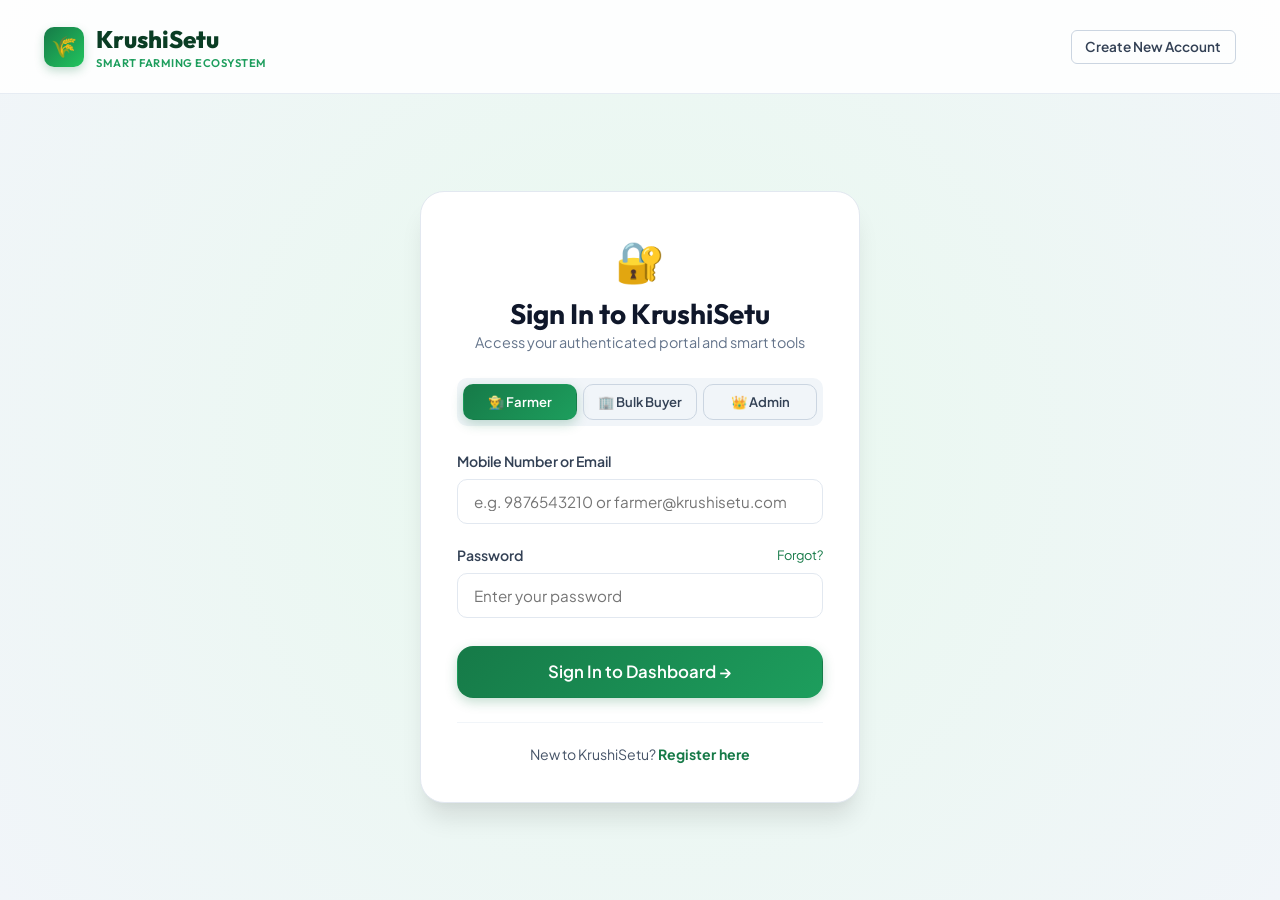
<file: frontend/admin-dashboard.html>
<!DOCTYPE html>
<html lang="en">
<head>
  <meta charset="UTF-8" />
  <meta name="viewport" content="width=device-width, initial-scale=1.0" />
  <title>Owner & Admin Console — KrushiSetu</title>
  <meta name="description" content="KrushiSetu Owner & Administrator Control Center: Unified management of Farmers, Buyers, Products, Orders, Escrow, and AI Telemetry." />
  <link rel="stylesheet" href="css/main.css" />
  <link rel="stylesheet" href="css/dashboard.css" />
  <link rel="stylesheet" href="css/marketplace.css" />
  <style>
    /* Admin Premium Theme Enhancements */
    :root {
      --admin-navy: #0f172a;
      --admin-slate: #1e293b;
      --admin-accent: #10b981;
    }

    body {
      background-color: var(--slate-50);
      font-family: var(--font-sans);
    }

    .admin-navbar {
      background: var(--admin-navy);
      color: var(--white);
      padding: 0.85rem 1.5rem;
      border-bottom: 1px solid rgba(255, 255, 255, 0.1);
      position: sticky;
      top: 0;
      z-index: 100;
    }

    .admin-header-flex {
      display: flex;
      justify-content: space-between;
      align-items: center;
      max-width: 1400px;
      margin: 0 auto;
    }

    .admin-badge-pill {
      background: rgba(16, 185, 129, 0.2);
      color: #34d399;
      border: 1px solid rgba(52, 211, 153, 0.3);
      font-size: 0.72rem;
      padding: 0.2rem 0.65rem;
      border-radius: var(--radius-full);
      font-weight: 700;
      text-transform: uppercase;
      letter-spacing: 0.5px;
      display: inline-flex;
      align-items: center;
      gap: 0.35rem;
    }

    .pulse-dot {
      width: 7px;
      height: 7px;
      border-radius: 50%;
      background: #10b981;
      box-shadow: 0 0 8px #10b981;
      animation: pulseAnimation 2s infinite;
    }

    @keyframes pulseAnimation {
      0% { opacity: 0.4; }
      50% { opacity: 1; }
      100% { opacity: 0.4; }
    }

    .admin-layout {
      display: flex;
      max-width: 1400px;
      margin: 0 auto;
      min-height: calc(100vh - 65px);
    }

    .admin-sidebar {
      width: 260px;
      background: var(--white);
      border-right: 1px solid var(--slate-200);
      padding: 1.5rem 1rem;
      display: flex;
      flex-direction: column;
      flex-shrink: 0;
    }

    .admin-nav-item {
      display: flex;
      align-items: center;
      gap: 0.85rem;
      padding: 0.8rem 1rem;
      border-radius: var(--radius-md);
      color: var(--slate-600);
      font-weight: 600;
      font-size: 0.92rem;
      text-decoration: none;
      transition: var(--transition);
      margin-bottom: 0.35rem;
      cursor: pointer;
    }

    .admin-nav-item:hover {
      background: var(--slate-100);
      color: var(--primary-700);
    }

    .admin-nav-item.active {
      background: linear-gradient(135deg, var(--primary-800), var(--primary-600));
      color: var(--white);
      box-shadow: 0 4px 12px rgba(16, 89, 52, 0.25);
    }

    .admin-main-content {
      flex: 1;
      padding: 2rem 2.5rem;
      overflow-y: auto;
    }

    .section-header-box {
      display: flex;
      justify-content: space-between;
      align-items: flex-end;
      margin-bottom: 1.75rem;
      flex-wrap: wrap;
      gap: 1rem;
    }

    .section-title {
      font-size: 1.65rem;
      font-family: var(--font-heading);
      color: var(--slate-900);
      font-weight: 800;
      margin: 0;
    }

    .section-desc {
      color: var(--slate-500);
      font-size: 0.9rem;
      margin-top: 0.25rem;
    }

    .activity-timeline-item {
      display: flex;
      gap: 1rem;
      padding: 0.9rem 0;
      border-bottom: 1px solid var(--slate-100);
    }

    .activity-icon-badge {
      width: 38px;
      height: 38px;
      border-radius: 50%;
      background: var(--primary-50);
      color: var(--primary-700);
      display: flex;
      align-items: center;
      justify-content: center;
      font-size: 1.1rem;
      flex-shrink: 0;
    }

    .filter-toolbar {
      display: flex;
      gap: 0.75rem;
      background: var(--white);
      padding: 0.85rem 1rem;
      border-radius: var(--radius-lg);
      border: 1px solid var(--slate-200);
      margin-bottom: 1.25rem;
      align-items: center;
      flex-wrap: wrap;
    }

    .search-input-box {
      flex: 1;
      min-width: 220px;
      position: relative;
    }

    .search-input-box input {
      width: 100%;
      padding: 0.55rem 0.85rem 0.55rem 2.2rem;
      border: 1px solid var(--slate-300);
      border-radius: var(--radius-md);
      font-size: 0.88rem;
    }

    .search-input-box::before {
      content: '🔍';
      position: absolute;
      left: 0.7rem;
      top: 50%;
      transform: translateY(-50%);
      font-size: 0.85rem;
      opacity: 0.6;
    }

    .table-container-card {
      background: var(--white);
      border-radius: var(--radius-lg);
      border: 1px solid var(--slate-200);
      box-shadow: var(--shadow-sm);
      overflow: hidden;
    }

    .admin-data-table {
      width: 100%;
      border-collapse: collapse;
      text-align: left;
    }

    .admin-data-table th {
      background: var(--slate-50);
      padding: 0.85rem 1rem;
      font-size: 0.78rem;
      text-transform: uppercase;
      letter-spacing: 0.5px;
      color: var(--slate-600);
      border-bottom: 1px solid var(--slate-200);
      font-weight: 700;
    }

    .admin-data-table td {
      padding: 0.85rem 1rem;
      font-size: 0.88rem;
      border-bottom: 1px solid var(--slate-100);
      vertical-align: middle;
    }

    .admin-data-table tr:hover td {
      background-color: #f8fafc;
    }

    .badge-danger {
      background-color: var(--danger-light);
      color: #991b1b;
    }

    .btn-outline-danger {
      border: 1px solid #f87171;
      color: var(--danger);
      background: transparent;
    }

    .btn-outline-danger:hover {
      background: var(--danger);
      color: var(--white);
    }
  </style>
</head>
<body>

  <!-- Top Navigation Bar -->
  <header class="admin-navbar">
    <div class="admin-header-flex">
      <div style="display: flex; align-items: center; gap: 1rem;">
        <a href="index.html" class="brand-logo" style="text-decoration: none;">
          <div class="brand-icon" style="background: rgba(255, 255, 255, 0.1);">🌾</div>
          <div>
            <span style="color: var(--white); font-weight: 800; font-size: 1.15rem;">KrushiSetu</span>
            <span class="brand-tagline-sub" style="color: rgba(255, 255, 255, 0.6);">Owner Administration</span>
          </div>
        </a>
        <div class="admin-badge-pill">
          <div class="pulse-dot"></div>
          <span>ADMINISTRATOR CONSOLE</span>
        </div>
      </div>

      <div style="display: flex; align-items: center; gap: 1.25rem;">
        <div style="text-align: right;">
          <div style="font-size: 0.88rem; font-weight: 700; color: var(--white);" id="admin-name-display">KrushiSetu Owner</div>
          <div style="font-size: 0.75rem; color: #94a3b8;" id="admin-email-display">admin@krushisetu.com</div>
        </div>
        <a href="marketplace.html" class="btn btn-outline btn-sm" style="color: var(--white); border-color: rgba(255, 255, 255, 0.3);">
          🛒 Marketplace
        </a>
        <a href="user-manual.html" class="btn btn-outline btn-sm" style="color: var(--white); border-color: rgba(255, 255, 255, 0.3);">
          📖 User Manual
        </a>
        <button class="btn btn-outline-danger btn-sm" onclick="API.logout()" title="Secure Session Termination">
          Sign Out
        </button>
      </div>
    </div>
  </header>

  <div class="admin-layout">
    <!-- Sidebar -->
    <aside class="admin-sidebar">
      <div style="margin-bottom: 1.25rem; padding: 0.75rem; background: var(--slate-100); border-radius: var(--radius-md);">
        <small style="text-transform: uppercase; letter-spacing: 0.5px; font-weight: 700; color: var(--slate-500); font-size: 0.72rem; display: block; margin-bottom: 0.35rem;">Database Health</small>
        <div style="display: flex; align-items: center; gap: 0.5rem; font-size: 0.85rem; font-weight: 700; color: var(--primary-700);" id="sidebar-db-health">
          <span style="color: var(--primary-600);">●</span> MongoDB Connected
        </div>
      </div>

      <nav style="display: flex; flex-direction: column; flex: 1;">
        <a class="admin-nav-item active" data-tab="overview">
          <span>📊</span> Overview
        </a>
        <a class="admin-nav-item" data-tab="farmers">
          <span>👨‍🌾</span> Farmer Management
        </a>
        <a class="admin-nav-item" data-tab="buyers">
          <span>🏢</span> Buyer Management
        </a>
        <a class="admin-nav-item" data-tab="products">
          <span>🌾</span> Product Listings
        </a>
        <a class="admin-nav-item" data-tab="orders">
          <span>📦</span> Orders & Escrow
        </a>
        <a class="admin-nav-item" data-tab="monitoring">
          <span>🤖</span> AI & System Telemetry
        </a>
      </nav>

      <div style="margin-top: auto; padding-top: 1rem; border-top: 1px solid var(--slate-100); font-size: 0.75rem; color: var(--slate-400); text-align: center;">
        KrushiSetu Platform v1.0.0<br />Role: Verified Admin
      </div>
    </aside>

    <!-- Main Content Panels -->
    <main class="admin-main-content">

      <!-- =================================================================== -->
      <!-- TAB A: OVERVIEW -->
      <!-- =================================================================== -->
      <section id="tab-overview" class="admin-tab-pane">
        <div class="section-header-box">
          <div>
            <h1 class="section-title">Platform Administrative Overview</h1>
            <p class="section-desc">Live statistics computed strictly from production MongoDB collections.</p>
          </div>
          <div>
            <button class="btn btn-outline-primary btn-sm" onclick="AdminController.loadOverview()">
              🔄 Refresh Analytics
            </button>
          </div>
        </div>

        <!-- Metric Grid -->
        <div class="stats-grid" style="margin-bottom: 2rem;">
          <div class="stat-card">
            <div class="stat-info">
              <span>Registered Farmers</span>
              <h2 id="stat-farmers">--</h2>
              <small style="color: var(--primary-600); font-weight: 600;">Verified producers</small>
            </div>
            <div class="stat-icon icon-green">👨‍🌾</div>
          </div>

          <div class="stat-card">
            <div class="stat-info">
              <span>Registered Buyers</span>
              <h2 id="stat-buyers">--</h2>
              <small style="color: var(--accent-sky); font-weight: 600;">Mills & Wholesalers</small>
            </div>
            <div class="stat-icon icon-blue">🏢</div>
          </div>

          <div class="stat-card">
            <div class="stat-info">
              <span>Listed Produce Lots</span>
              <h2 id="stat-products">--</h2>
              <small style="color: var(--earth-600); font-weight: 600;">Live catalog stock</small>
            </div>
            <div class="stat-icon icon-earth">🌾</div>
          </div>

          <div class="stat-card">
            <div class="stat-info">
              <span>Total Orders Placed</span>
              <h2 id="stat-orders">--</h2>
              <small style="color: var(--slate-600); font-weight: 600;">All transactions</small>
            </div>
            <div class="stat-icon icon-amber">📋</div>
          </div>

          <div class="stat-card">
            <div class="stat-info">
              <span>Pending Orders</span>
              <h2 id="stat-pending-orders">--</h2>
              <small style="color: var(--accent-amber); font-weight: 600;">Awaiting fulfillment</small>
            </div>
            <div class="stat-icon icon-amber">⏳</div>
          </div>

          <div class="stat-card">
            <div class="stat-info">
              <span>Completed Orders</span>
              <h2 id="stat-completed-orders">--</h2>
              <small style="color: var(--primary-700); font-weight: 600;" id="stat-volume-settled">₹-- Settled</small>
            </div>
            <div class="stat-icon icon-green">✅</div>
          </div>
        </div>

        <!-- Recent Activity Feed -->
        <div class="card card-body" style="background: var(--white); border-radius: var(--radius-lg); border: 1px solid var(--slate-200); box-shadow: var(--shadow-sm);">
          <div style="display: flex; justify-content: space-between; align-items: center; margin-bottom: 1.25rem;">
            <h3 style="font-size: 1.15rem; color: var(--slate-900); font-weight: 700; margin: 0;">⚡ Recent Administrative Audit Activity</h3>
            <span class="badge badge-earth">Audit Trail</span>
          </div>
          <div id="recent-activity-list">
            <div style="text-align: center; padding: 2rem; color: var(--slate-400);">Loading recent activity...</div>
          </div>
        </div>
      </section>

      <!-- =================================================================== -->
      <!-- TAB B: FARMER MANAGEMENT -->
      <!-- =================================================================== -->
      <section id="tab-farmers" class="admin-tab-pane" style="display: none;">
        <div class="section-header-box">
          <div>
            <div style="display: flex; align-items: center; gap: 0.75rem;">
              <h1 class="section-title">Farmer Management</h1>
              <span class="badge badge-success" id="badge-farmers-count">0 Registered</span>
            </div>
            <p class="section-desc">Manage producer credentials, state/district records, and account active statuses.</p>
          </div>
        </div>

        <div class="filter-toolbar">
          <div class="search-input-box">
            <input type="text" id="search-farmers" placeholder="Search by name, email, phone, district..." oninput="AdminController.loadFarmers()" />
          </div>
          <select id="filter-farmer-status" class="form-control" style="width: auto;" onchange="AdminController.loadFarmers()">
            <option value="all">All Statuses</option>
            <option value="active">Active Only</option>
            <option value="inactive">Inactive Only</option>
          </select>
          <button class="btn btn-outline-primary btn-sm" onclick="AdminController.loadFarmers()">Apply</button>
        </div>

        <div class="table-container-card">
          <table class="admin-data-table">
            <thead>
              <tr>
                <th>ID</th>
                <th>Farmer Name & Crops</th>
                <th>Contact</th>
                <th>Location</th>
                <th>Farm Size</th>
                <th>Registered</th>
                <th>Status</th>
                <th>Action</th>
              </tr>
            </thead>
            <tbody id="farmers-table-body">
              <tr><td colspan="8" style="text-align: center; padding: 2rem;">Loading farmers...</td></tr>
            </tbody>
          </table>
          <div id="pagination-farmers" style="padding: 0 1rem;"></div>
        </div>
      </section>

      <!-- =================================================================== -->
      <!-- TAB C: BUYER / MERCHANT MANAGEMENT -->
      <!-- =================================================================== -->
      <section id="tab-buyers" class="admin-tab-pane" style="display: none;">
        <div class="section-header-box">
          <div>
            <div style="display: flex; align-items: center; gap: 0.75rem;">
              <h1 class="section-title">Buyer & Merchant Management</h1>
              <span class="badge badge-info" id="badge-buyers-count">0 Registered</span>
            </div>
            <p class="section-desc">Manage procurement accounts, business names, GSTIN registrations, and access state.</p>
          </div>
        </div>

        <div class="filter-toolbar">
          <div class="search-input-box">
            <input type="text" id="search-buyers" placeholder="Search by company, name, email, city..." oninput="AdminController.loadBuyers()" />
          </div>
          <select id="filter-buyer-status" class="form-control" style="width: auto;" onchange="AdminController.loadBuyers()">
            <option value="all">All Statuses</option>
            <option value="active">Active Only</option>
            <option value="inactive">Inactive Only</option>
          </select>
          <button class="btn btn-outline-primary btn-sm" onclick="AdminController.loadBuyers()">Apply</button>
        </div>

        <div class="table-container-card">
          <table class="admin-data-table">
            <thead>
              <tr>
                <th>ID</th>
                <th>Buyer / Business Name</th>
                <th>Contact</th>
                <th>Location</th>
                <th>GSTIN</th>
                <th>Registered</th>
                <th>Status</th>
                <th>Action</th>
              </tr>
            </thead>
            <tbody id="buyers-table-body">
              <tr><td colspan="8" style="text-align: center; padding: 2rem;">Loading buyers...</td></tr>
            </tbody>
          </table>
          <div id="pagination-buyers" style="padding: 0 1rem;"></div>
        </div>
      </section>

      <!-- =================================================================== -->
      <!-- TAB D: PRODUCT MANAGEMENT -->
      <!-- =================================================================== -->
      <section id="tab-products" class="admin-tab-pane" style="display: none;">
        <div class="section-header-box">
          <div>
            <div style="display: flex; align-items: center; gap: 0.75rem;">
              <h1 class="section-title">Produce Lot Management</h1>
              <span class="badge badge-earth" id="badge-products-count">0 Lots</span>
            </div>
            <p class="section-desc">Inspect active crop lots, review quality specifications, deactivate, or delete policy-violating listings.</p>
          </div>
        </div>

        <div class="filter-toolbar">
          <div class="search-input-box">
            <input type="text" id="search-products" placeholder="Search by crop, farmer name, district..." oninput="AdminController.loadProducts()" />
          </div>
          <select id="filter-product-category" class="form-control" style="width: auto;" onchange="AdminController.loadProducts()">
            <option value="all">All Categories</option>
            <option value="Grains">Grains</option>
            <option value="Vegetables">Vegetables</option>
            <option value="Fruits">Fruits</option>
            <option value="Pulses">Pulses</option>
            <option value="Oilseeds">Oilseeds</option>
            <option value="Spices">Spices</option>
          </select>
          <select id="filter-product-avail" class="form-control" style="width: auto;" onchange="AdminController.loadProducts()">
            <option value="all">All Availability</option>
            <option value="Available">Available</option>
            <option value="Deactivated">Deactivated</option>
            <option value="Sold Out">Sold Out</option>
          </select>
          <button class="btn btn-outline-primary btn-sm" onclick="AdminController.loadProducts()">Filter</button>
        </div>

        <div class="table-container-card">
          <table class="admin-data-table">
            <thead>
              <tr>
                <th>ID</th>
                <th>Produce & Farmer</th>
                <th>Category</th>
                <th>Quantity</th>
                <th>Unit Price</th>
                <th>Location</th>
                <th>Status</th>
                <th>Actions</th>
              </tr>
            </thead>
            <tbody id="products-table-body">
              <tr><td colspan="8" style="text-align: center; padding: 2rem;">Loading produce lots...</td></tr>
            </tbody>
          </table>
          <div id="pagination-products" style="padding: 0 1rem;"></div>
        </div>
      </section>

      <!-- =================================================================== -->
      <!-- TAB E: ORDER MANAGEMENT -->
      <!-- =================================================================== -->
      <section id="tab-orders" class="admin-tab-pane" style="display: none;">
        <div class="section-header-box">
          <div>
            <div style="display: flex; align-items: center; gap: 0.75rem;">
              <h1 class="section-title">Order Management & Escrow</h1>
              <span class="badge badge-warning" id="badge-orders-count">0 Orders</span>
            </div>
            <p class="section-desc">Audit platform trade volume, monitor delivery fulfillment, and resolve escrow checkpoints.</p>
          </div>
        </div>

        <div class="filter-toolbar">
          <div class="search-input-box">
            <input type="text" id="search-orders" placeholder="Search by order ID, buyer, farmer, produce..." oninput="AdminController.loadOrders()" />
          </div>
          <select id="filter-order-status" class="form-control" style="width: auto;" onchange="AdminController.loadOrders()">
            <option value="all">All Statuses</option>
            <option value="Pending">Pending</option>
            <option value="Accepted">Accepted</option>
            <option value="Processing">Processing</option>
            <option value="Shipped">Shipped</option>
            <option value="Delivered">Delivered</option>
            <option value="Completed">Completed</option>
            <option value="Cancelled">Cancelled</option>
          </select>
          <button class="btn btn-outline-primary btn-sm" onclick="AdminController.loadOrders()">Filter</button>
        </div>

        <div class="table-container-card">
          <table class="admin-data-table">
            <thead>
              <tr>
                <th>Order ID</th>
                <th>Produce Lot</th>
                <th>Counterparties</th>
                <th>Total Value</th>
                <th>Destination</th>
                <th>Status</th>
                <th>Date</th>
                <th>Override</th>
              </tr>
            </thead>
            <tbody id="orders-table-body">
              <tr><td colspan="8" style="text-align: center; padding: 2rem;">Loading orders...</td></tr>
            </tbody>
          </table>
          <div id="pagination-orders" style="padding: 0 1rem;"></div>
        </div>
      </section>

      <!-- =================================================================== -->
      <!-- TAB F: AI & SYSTEM MONITORING -->
      <!-- =================================================================== -->
      <section id="tab-monitoring" class="admin-tab-pane" style="display: none;">
        <div class="section-header-box">
          <div>
            <h1 class="section-title">AI Engine & System Telemetry</h1>
            <p class="section-desc">Real-time status of agronomic models, database connectivity, and administrative security logs.</p>
          </div>
          <button class="btn btn-outline-primary btn-sm" onclick="AdminController.loadMonitoring()">
            🔄 Refresh Telemetry
          </button>
        </div>

        <!-- Telemetry Stats -->
        <div class="stats-grid" style="margin-bottom: 2rem;">
          <div class="stat-card">
            <div class="stat-info">
              <span>Crop Doctor Diagnoses</span>
              <h2 id="mon-disease-count">--</h2>
              <small style="color: var(--primary-600); font-weight: 600;">Leaf pathology scans</small>
            </div>
            <div class="stat-icon icon-green">🍃</div>
          </div>

          <div class="stat-card">
            <div class="stat-info">
              <span>Soil Health Reports</span>
              <h2 id="mon-soil-count">--</h2>
              <small style="color: var(--earth-600); font-weight: 600;">NPK & pH analyses</small>
            </div>
            <div class="stat-icon icon-earth">🧪</div>
          </div>

          <div class="stat-card">
            <div class="stat-info">
              <span>Market Predictions</span>
              <h2 id="mon-pred-count">--</h2>
              <small style="color: var(--accent-sky); font-weight: 600;">XGBoost & Demand forecasts</small>
            </div>
            <div class="stat-icon icon-blue">📈</div>
          </div>
        </div>

        <div style="display: grid; grid-template-columns: 1fr 1fr; gap: 1.5rem; margin-bottom: 2rem;">
          <!-- Database Health Card -->
          <div class="card card-body" style="background: var(--white); border-radius: var(--radius-lg); border: 1px solid var(--slate-200);">
            <div style="display: flex; justify-content: space-between; align-items: center; margin-bottom: 1rem;">
              <h3 style="font-size: 1.15rem; color: var(--slate-900); font-weight: 700; margin: 0;">🗄️ Database Health & Collections</h3>
              <div id="mon-db-status"><span style="color: var(--primary-600); font-weight: 700;">🟢 Connected</span></div>
            </div>
            <table class="admin-data-table" style="font-size: 0.85rem;">
              <thead>
                <tr>
                  <th>Collection Name</th>
                  <th style="text-align: right;">Document Count</th>
                </tr>
              </thead>
              <tbody id="mon-collections-body">
                <tr><td colspan="2" style="text-align: center;">Loading collection data...</td></tr>
              </tbody>
            </table>
          </div>

          <!-- Security Architecture Status Card -->
          <div class="card card-body" style="background: var(--white); border-radius: var(--radius-lg); border: 1px solid var(--slate-200);">
            <h3 style="font-size: 1.15rem; color: var(--slate-900); font-weight: 700; margin-bottom: 1rem;">🛡️ Security Enforcement Status</h3>
            <ul style="list-style: none; padding: 0; display: flex; flex-direction: column; gap: 0.75rem; font-size: 0.88rem;">
              <li style="display: flex; justify-content: space-between; padding-bottom: 0.5rem; border-bottom: 1px solid var(--slate-100);">
                <span>JWT Authentication & Expiry Check</span>
                <span style="color: var(--primary-600); font-weight: 700;">✔ Active (24h Window)</span>
              </li>
              <li style="display: flex; justify-content: space-between; padding-bottom: 0.5rem; border-bottom: 1px solid var(--slate-100);">
                <span>Bcrypt Salt & Work Factor (12 Rounds)</span>
                <span style="color: var(--primary-600); font-weight: 700;">✔ Active</span>
              </li>
              <li style="display: flex; justify-content: space-between; padding-bottom: 0.5rem; border-bottom: 1px solid var(--slate-100);">
                <span>Public Admin Registration Blocking</span>
                <span style="color: var(--primary-600); font-weight: 700;">✔ Strictly Blocked (403)</span>
              </li>
              <li style="display: flex; justify-content: space-between; padding-bottom: 0.5rem; border-bottom: 1px solid var(--slate-100);">
                <span>Backend Role-Based Access Control</span>
                <span style="color: var(--primary-600); font-weight: 700;">✔ Enforced on All Routes</span>
              </li>
              <li style="display: flex; justify-content: space-between; padding-bottom: 0.5rem; border-bottom: 1px solid var(--slate-100);">
                <span>Zero Stack Trace Leaks Policy</span>
                <span style="color: var(--primary-600); font-weight: 700;">✔ Enforced</span>
              </li>
              <li style="display: flex; justify-content: space-between;">
                <span>Privacy & Data Minimization</span>
                <span style="color: var(--primary-600); font-weight: 700;">✔ Password/Phone Protected</span>
              </li>
            </ul>
          </div>
        </div>

        <!-- Audit Log Table -->
        <div class="card card-body" style="background: var(--white); border-radius: var(--radius-lg); border: 1px solid var(--slate-200);">
          <h3 style="font-size: 1.15rem; color: var(--slate-900); font-weight: 700; margin-bottom: 1rem;">📋 Complete Administrative Audit Log</h3>
          <table class="admin-data-table" style="font-size: 0.85rem;">
            <thead>
              <tr>
                <th>Action</th>
                <th>Admin</th>
                <th>Target</th>
                <th>Details</th>
                <th>Timestamp</th>
              </tr>
            </thead>
            <tbody id="mon-audit-log-body">
              <tr><td colspan="5" style="text-align: center; padding: 2rem;">Loading audit logs...</td></tr>
            </tbody>
          </table>
        </div>
      </section>

    </main>
  </div>

  <script src="js/api.js"></script>
  <script src="js/main.js"></script>
  <script src="js/admin.js"></script>
</body>
</html>
</file>
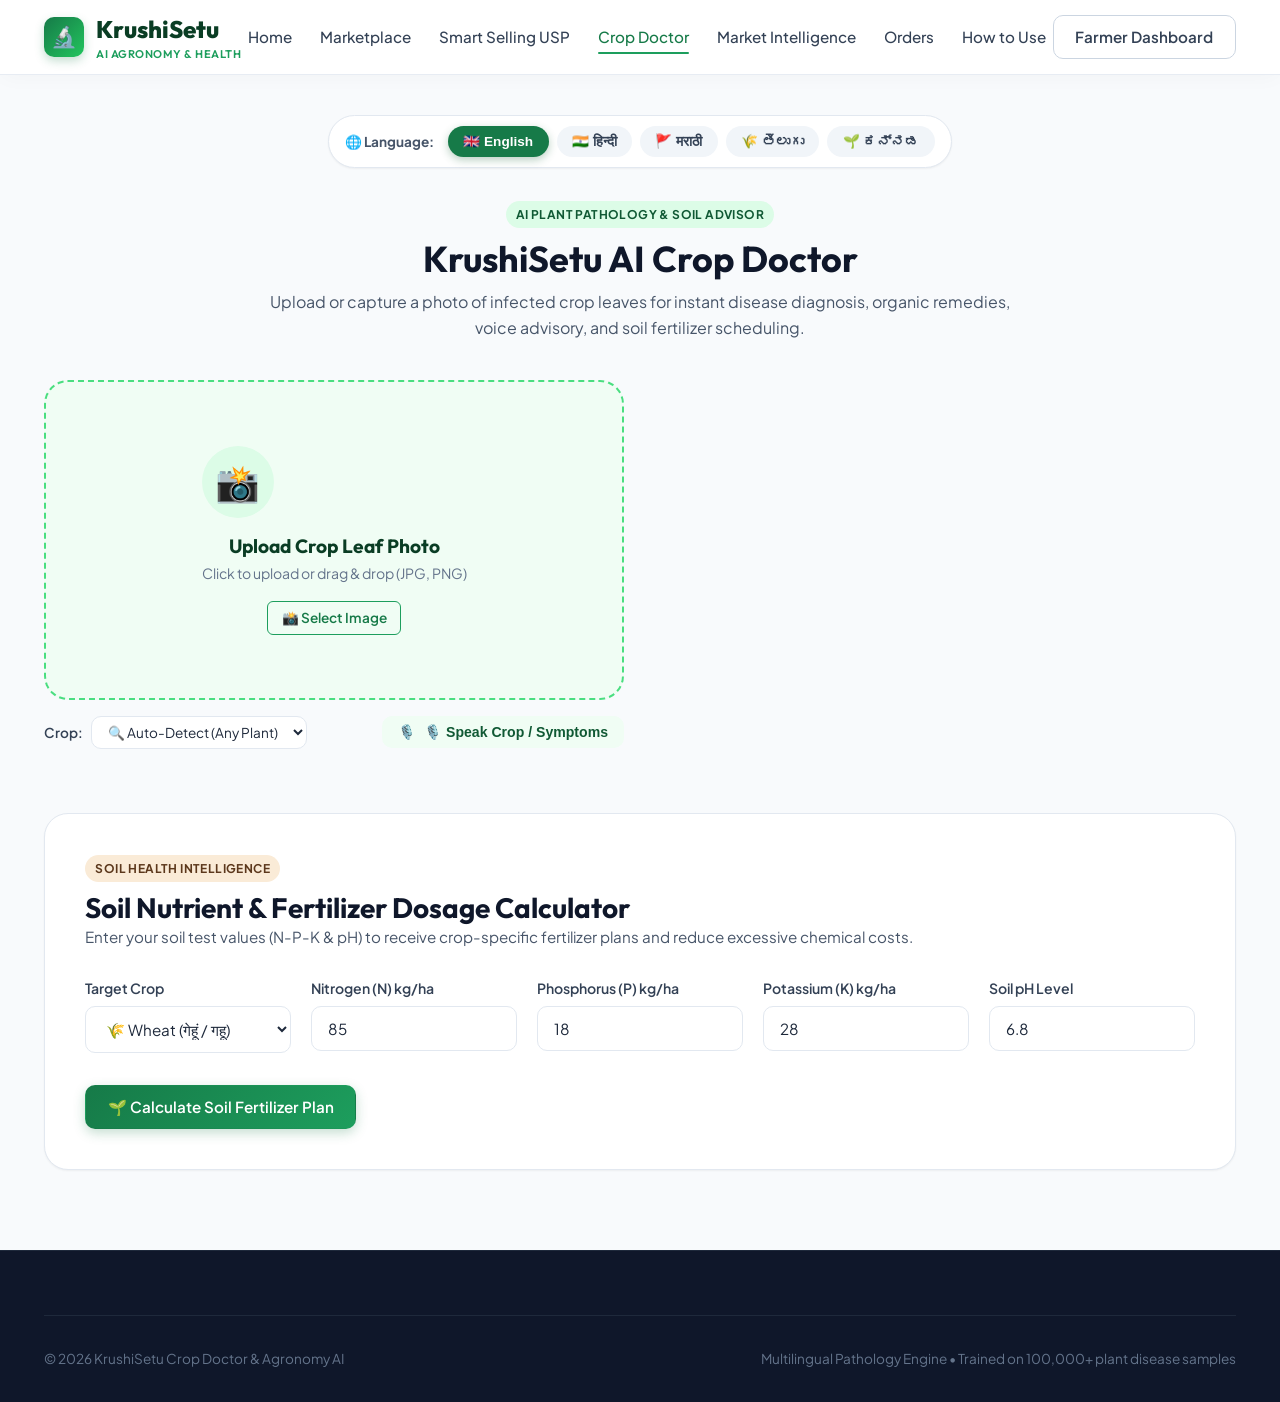
<file: frontend/crop-doctor.html>
<!DOCTYPE html>
<html lang="en">
<head>
  <meta charset="UTF-8" />
  <meta name="viewport" content="width=device-width, initial-scale=1.0" />
  <title>AI Crop Doctor & Soil Health — KrushiSetu</title>
  <link rel="stylesheet" href="css/main.css" />
  <link rel="stylesheet" href="css/ai-tools.css" />
</head>
<body>

  <!-- Navigation Bar -->
  <header class="navbar">
    <div class="container nav-container">
      <a href="index.html" class="brand-logo">
        <div class="brand-icon">🔬</div>
        <div>
          <span>KrushiSetu</span>
          <span class="brand-tagline-sub">AI Agronomy & Health</span>
        </div>
      </a>

      <ul class="nav-links">
        <li><a href="index.html" class="nav-link">Home</a></li>
        <li><a href="marketplace.html" class="nav-link">Marketplace</a></li>
        <li><a href="smart-selling.html" class="nav-link">Smart Selling USP</a></li>
        <li><a href="crop-doctor.html" class="nav-link active">Crop Doctor</a></li>
        <li><a href="market-ai.html" class="nav-link">Market Intelligence</a></li>
        <li><a href="orders.html" class="nav-link">Orders</a></li>
        <li><a href="user-manual.html" class="nav-link">How to Use</a></li>
      </ul>

      <div class="nav-actions">
        <a href="farmer-dashboard.html" class="btn btn-outline">Farmer Dashboard</a>
        <button class="menu-toggle">☰</button>
      </div>
    </div>
  </header>

  <main class="container" style="padding: 2.5rem 1.5rem 5rem;">
    
    <!-- Multilingual Language Selector Bar -->
    <div class="lang-selector-bar" id="lang-selector-bar">
      <span style="font-size: 0.85rem; font-weight: 700; color: var(--slate-600); margin-right: 0.35rem;">🌐 Language:</span>
      <button type="button" class="lang-pill active" data-lang="en" onclick="changeLanguage('en')">🇬🇧 English</button>
      <button type="button" class="lang-pill" data-lang="hi" onclick="changeLanguage('hi')">🇮🇳 हिन्दी</button>
      <button type="button" class="lang-pill" data-lang="mr" onclick="changeLanguage('mr')">🚩 मराठी</button>
      <button type="button" class="lang-pill" data-lang="te" onclick="changeLanguage('te')">🌾 తెలుగు</button>
      <button type="button" class="lang-pill" data-lang="kn" onclick="changeLanguage('kn')">🌱 ಕನ್ನಡ</button>
    </div>

    <!-- Header Section -->
    <div style="text-align: center; max-width: 750px; margin: 0 auto 2.5rem;">
      <span class="badge badge-success" data-i18n="crop_doctor_tag" style="margin-bottom: 0.5rem;">AI Plant Pathology & Soil Advisor</span>
      <h1 style="font-size: 2.25rem; color: var(--slate-900);" data-i18n="crop_doctor_title">KrushiSetu Crop Doctor</h1>
      <p style="color: var(--slate-600); margin-top: 0.5rem; line-height: 1.6;" data-i18n="crop_doctor_sub">
        Upload or capture a photo of infected crop leaves for instant disease diagnosis, organic remedies, voice advisory, and soil fertilizer scheduling.
      </p>
    </div>

    <!-- Scanner & Diagnosis Grid -->
    <div class="scanner-container">
      
      <!-- Upload Zone -->
      <div>
        <div class="upload-zone" onclick="document.getElementById('crop-file-input').click()">
          <input type="file" id="crop-file-input" accept="image/*" style="display: none;" onchange="handleFileSelect(event)" />
          
          <div class="preview-holder" id="preview-holder"></div>
          <div class="laser-line" id="laser-line"></div>

          <div id="upload-prompt-text" style="z-index: 5;">
            <div class="scan-icon-bubble">📸</div>
            <h3 style="font-size: 1.2rem; color: var(--primary-900); margin-bottom: 0.25rem;" data-i18n="upload_box_title">Upload Crop Leaf Photo</h3>
            <p style="color: var(--slate-500); font-size: 0.88rem;" data-i18n="upload_box_sub">Click to upload or drag & drop (JPG, PNG)</p>
            <button type="button" class="btn btn-outline-primary btn-sm" style="margin-top: 1rem;" data-i18n="select_image_btn" onclick="event.stopPropagation(); document.getElementById('crop-file-input').click()">
              📸 Select Image
            </button>
          </div>
        </div>

        <!-- Voice & Crop Selection Strip -->
        <div style="margin-top: 1rem; display: flex; flex-wrap: wrap; gap: 0.75rem; align-items: center; justify-content: space-between;">
          <div style="display: flex; align-items: center; gap: 0.5rem;">
            <label for="select-scan-crop" style="font-size: 0.85rem; font-weight: 600; color: var(--slate-700);">Crop:</label>
            <select id="select-scan-crop" class="form-select" style="padding: 0.35rem 0.75rem; font-size: 0.85rem; width: auto;" onchange="onScanCropChange()">
              <option value="Auto">🔍 Auto-Detect (Any Plant)</option>
              <option value="Tomato">🍅 Tomato (टमाटर / टोमॅटो)</option>
              <option value="Potato">🥔 Potato (आलू / बटाटा)</option>
              <option value="Wheat">🌾 Wheat (गेहूं / गहू)</option>
              <option value="Rice">🌾 Rice / Paddy (धान / भात)</option>
              <option value="Corn">🌽 Corn / Maize (मक्का)</option>
              <option value="Onion">🧅 Onion (प्याज / कांदा)</option>
              <option value="Cotton">🏵️ Cotton (कपास / कापूस)</option>
              <option value="Soybean">🫘 Soybean (सोयाबीन)</option>
              <option value="Pepper">🫑 Bell Pepper / Chilli (मिर्च)</option>
              <option value="Sugarcane">🎋 Sugarcane (गन्ना / ऊस)</option>
              <option value="Apple">🍎 Apple (सेब)</option>
              <option value="Grape">🍇 Grape (अंगूर / द्राक्ष)</option>
              <option value="Banana">🍌 Banana (केला / केळी)</option>
              <option value="Mango">🥭 Mango (आम / आंबा)</option>
              <option value="Citrus">🍋 Citrus / Lemon (नींबू / लिंबू)</option>
            </select>
          </div>

          <button type="button" id="btn-mic-listen" class="btn-mic" onclick="toggleVoiceInput()">
            <span>🎙️</span>
            <span id="mic-status-text" data-i18n="speak_crop_btn">🎙️ Speak Crop / Symptoms</span>
          </button>
        </div>
      </div>

      <!-- Diagnosis Report Container with Voice Reader -->
      <div class="diagnosis-card" id="diagnosis-card" style="display: none;">
        <!-- Populated dynamically by JS with multilingual voice content -->
      </div>

    </div>

    <!-- Soil Nutrient & Fertilizer Advisor Section -->
    <div class="card" id="soil" style="margin-top: 4rem; padding: 2.5rem; background: var(--white); border-radius: var(--radius-xl);">
      <div style="margin-bottom: 1.75rem;">
        <span class="badge badge-earth" data-i18n="soil_tag" style="margin-bottom: 0.5rem;">Soil Health Intelligence</span>
        <h2 style="font-size: 1.75rem; color: var(--slate-900);" data-i18n="soil_title">Soil Nutrient & Fertilizer Dosage Calculator</h2>
        <p style="color: var(--slate-600); font-size: 0.95rem;" data-i18n="soil_sub">
          Enter your soil test values (N-P-K & pH) to receive crop-specific fertilizer plans and reduce excessive chemical costs.
        </p>
      </div>

      <form onsubmit="calculateSoilHealth(event)">
        <div style="display: grid; grid-template-columns: repeat(auto-fit, minmax(180px, 1fr)); gap: 1.25rem;">
          <div class="form-group">
            <label class="form-label" data-i18n="target_crop_label">Target Crop</label>
            <select class="form-select" id="soil-crop">
              <option value="Wheat">🌾 Wheat (गेहूं / गहू)</option>
              <option value="Rice">🌾 Paddy / Rice (धान / भात)</option>
              <option value="Tomato">🍅 Tomato (टमाटर / टोमॅटो)</option>
              <option value="Potato">🥔 Potato (आलू / बटाटा)</option>
              <option value="Onion">🧅 Onion (प्याज / कांदा)</option>
              <option value="Corn">🌽 Corn / Maize (मक्का)</option>
              <option value="Cotton">🏵️ Cotton (कपास / कापूस)</option>
              <option value="Soybean">🫘 Soybean (सोयाबीन)</option>
              <option value="Sugarcane">🎋 Sugarcane (गन्ना / ऊस)</option>
            </select>
          </div>

          <div class="form-group">
            <label class="form-label" data-i18n="nitrogen_label">Nitrogen (N) kg/ha</label>
            <input type="number" id="soil-n" class="form-control" value="85" required />
          </div>

          <div class="form-group">
            <label class="form-label" data-i18n="phosphorus_label">Phosphorus (P) kg/ha</label>
            <input type="number" id="soil-p" class="form-control" value="18" required />
          </div>

          <div class="form-group">
            <label class="form-label" data-i18n="potassium_label">Potassium (K) kg/ha</label>
            <input type="number" id="soil-k" class="form-control" value="28" required />
          </div>

          <div class="form-group">
            <label class="form-label" data-i18n="ph_label">Soil pH Level</label>
            <input type="number" step="0.1" id="soil-ph" class="form-control" value="6.8" required />
          </div>
        </div>

        <button type="submit" class="btn btn-primary" style="margin-top: 0.75rem;" data-i18n="calc_soil_btn">
          🌱 Calculate Soil Fertilizer Plan
        </button>
      </form>

      <!-- Soil Results Display -->
      <div id="soil-result-card" style="margin-top: 2rem; display: none;">
        <div id="soil-recommendation-details">
          <!-- Populated by JS with Voice support -->
        </div>
      </div>
    </div>

  </main>

  <!-- Footer -->
  <footer class="footer">
    <div class="container">
      <div class="footer-bottom">
        <div>© 2026 KrushiSetu Crop Doctor & Agronomy AI</div>
        <div>Multilingual Pathology Engine • Trained on 100,000+ plant disease samples</div>
      </div>
    </div>
  </footer>

  <script src="js/api.js"></script>
  <script src="js/main.js"></script>
  <script src="js/i18n-agri.js"></script>
  <script src="js/crop-doctor.js"></script>
</body>
</html>
</file>
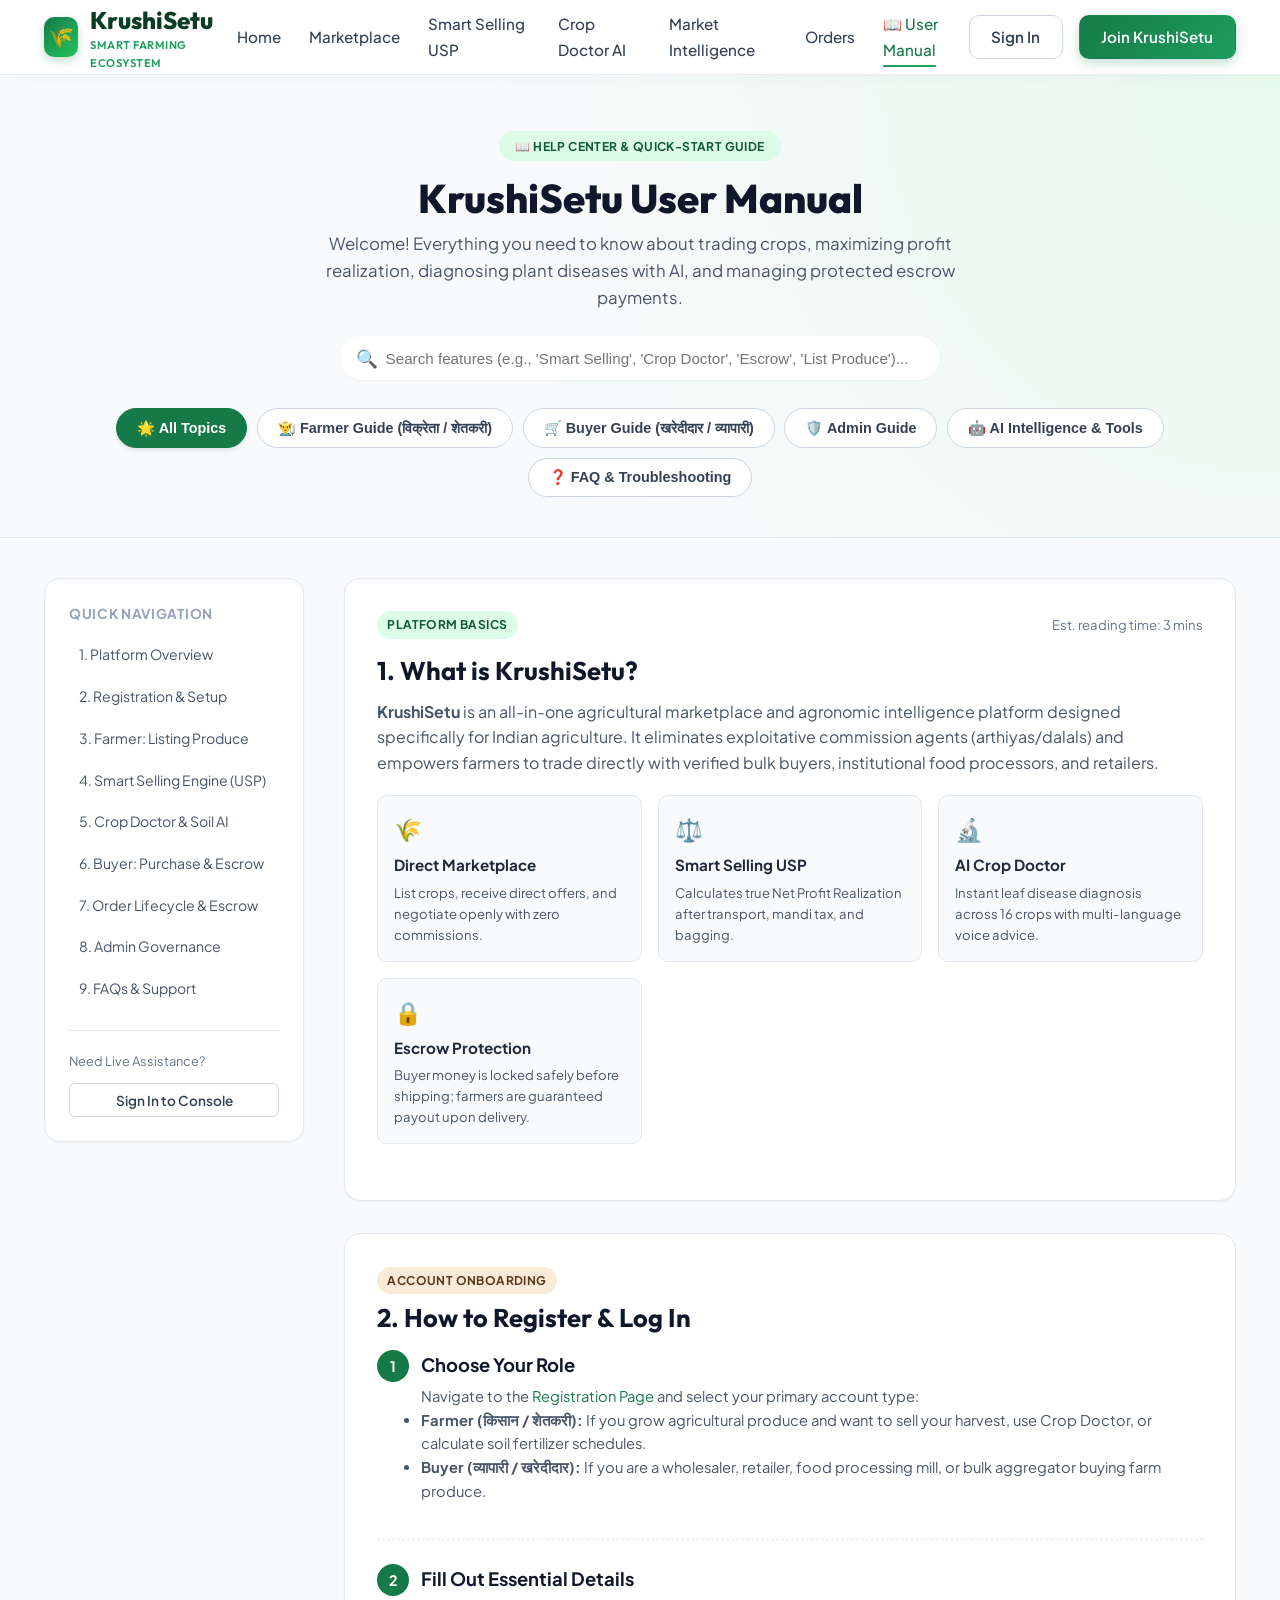
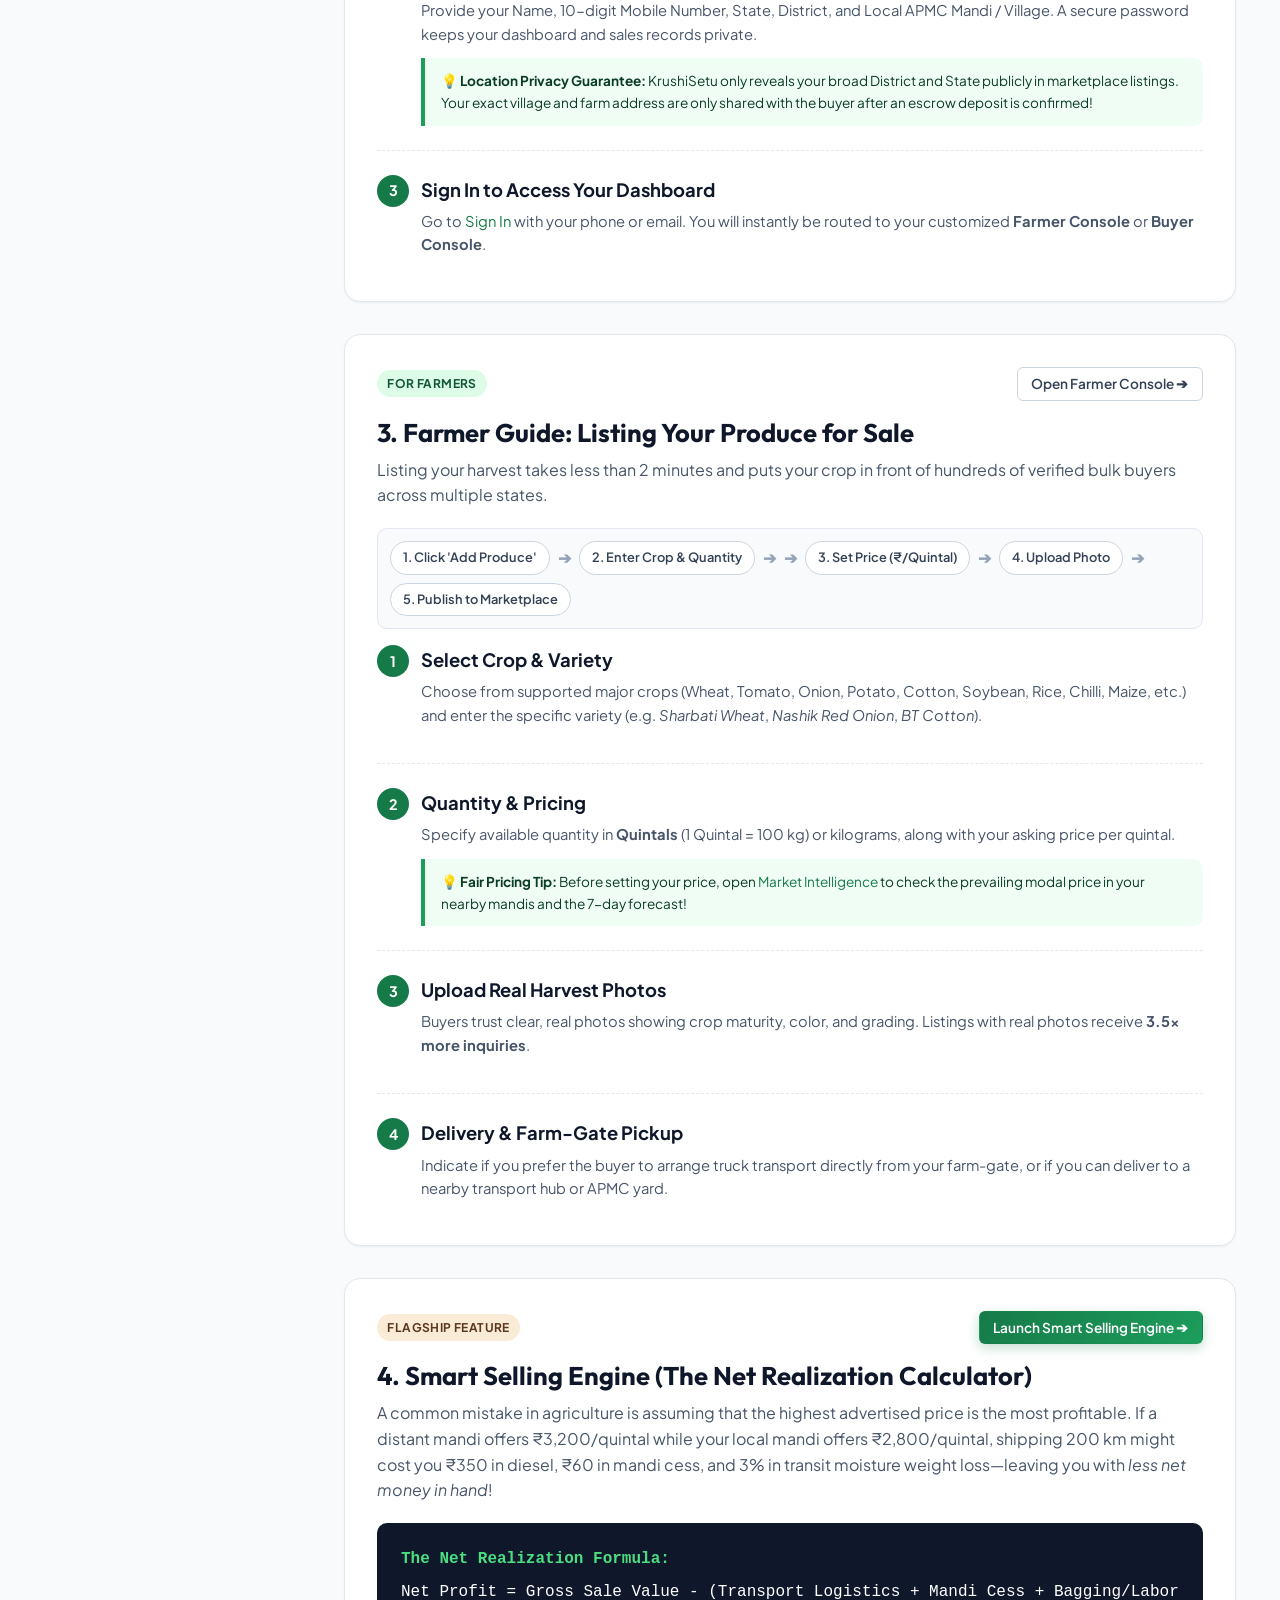
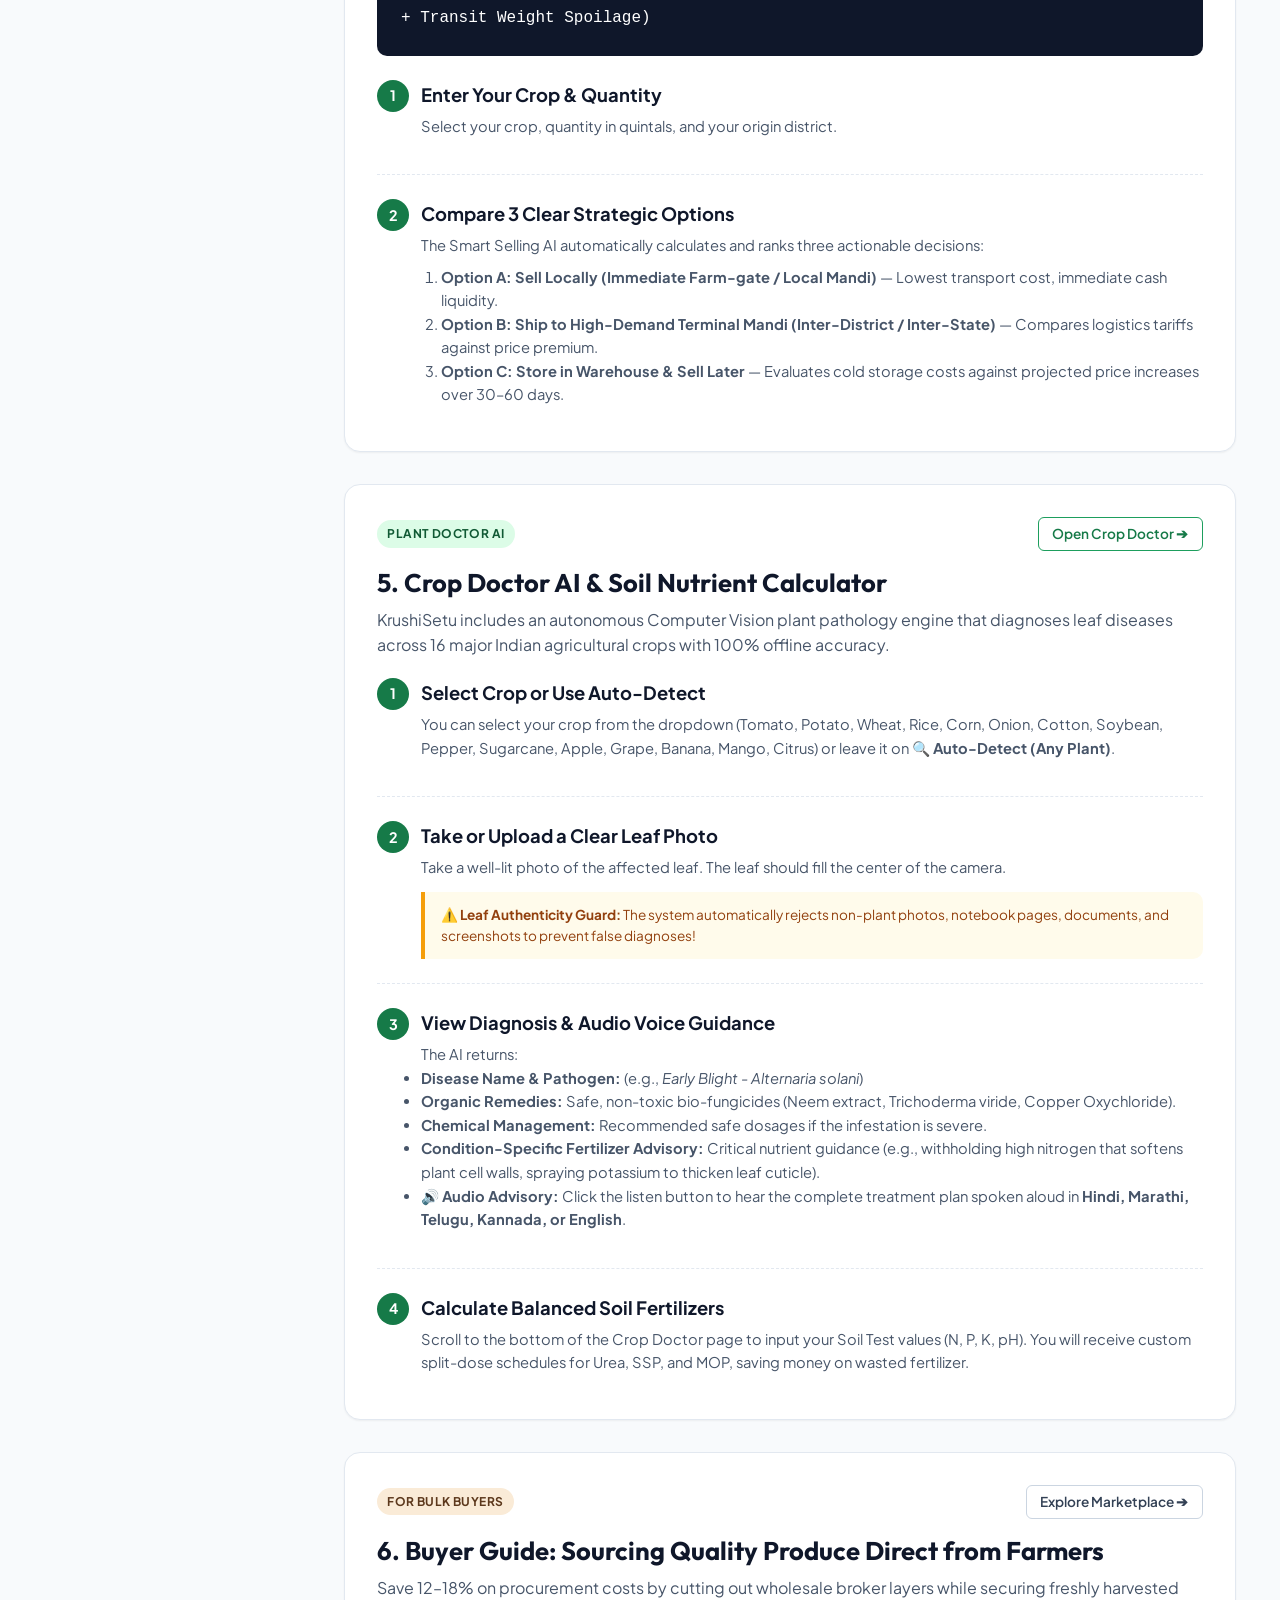
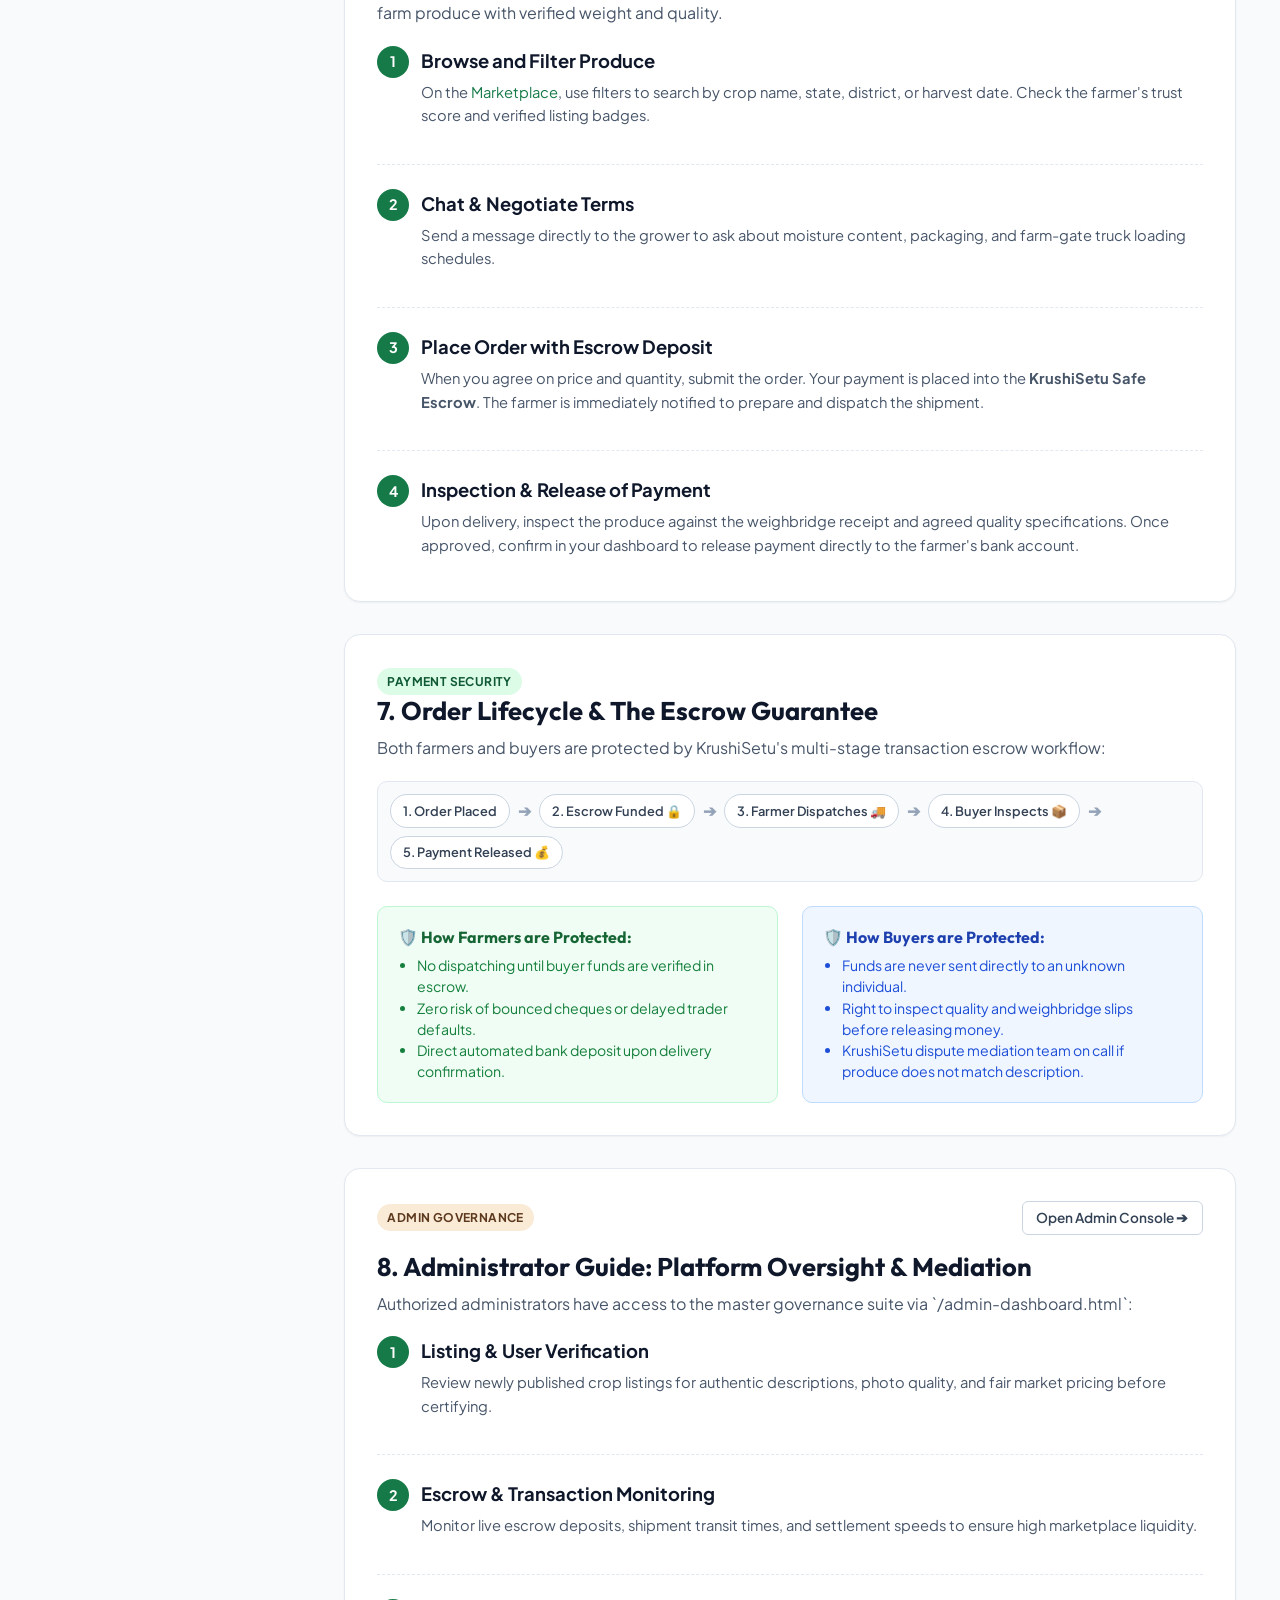
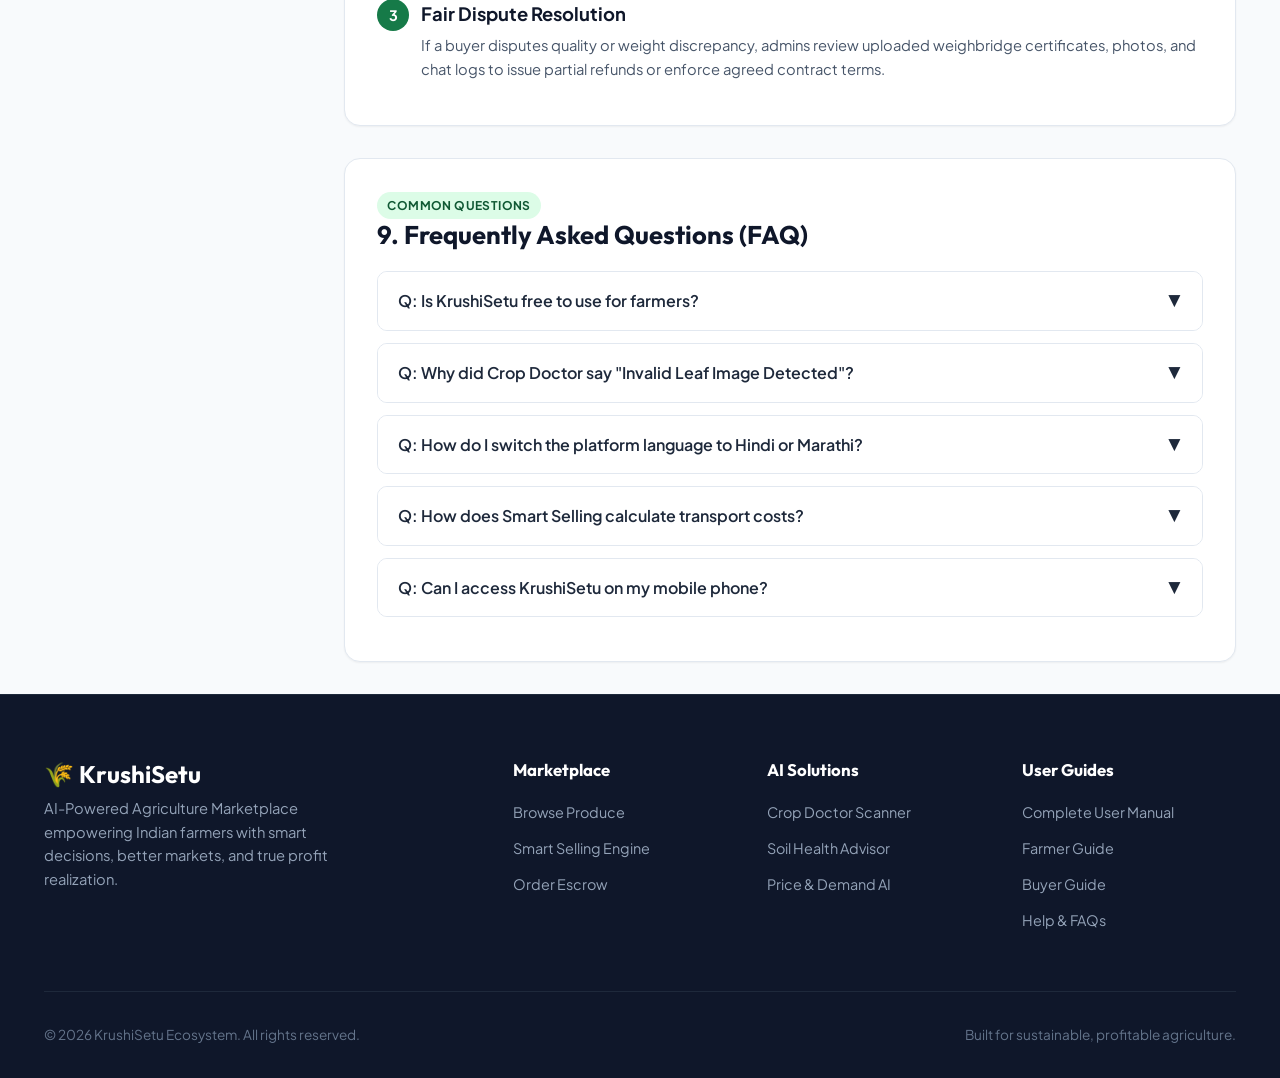
<file: frontend/how-to-use.html>
<!DOCTYPE html>
<html lang="en">
<head>
  <meta charset="UTF-8" />
  <meta http-equiv="refresh" content="0; url=user-manual.html" />
  <title>Redirecting to KrushiSetu User Manual...</title>
  <script>
    window.location.replace("user-manual.html");
  </script>
</head>
<body>
  <p>Redirecting to <a href="user-manual.html">KrushiSetu User Manual</a>...</p>
</body>
</html>
</file>
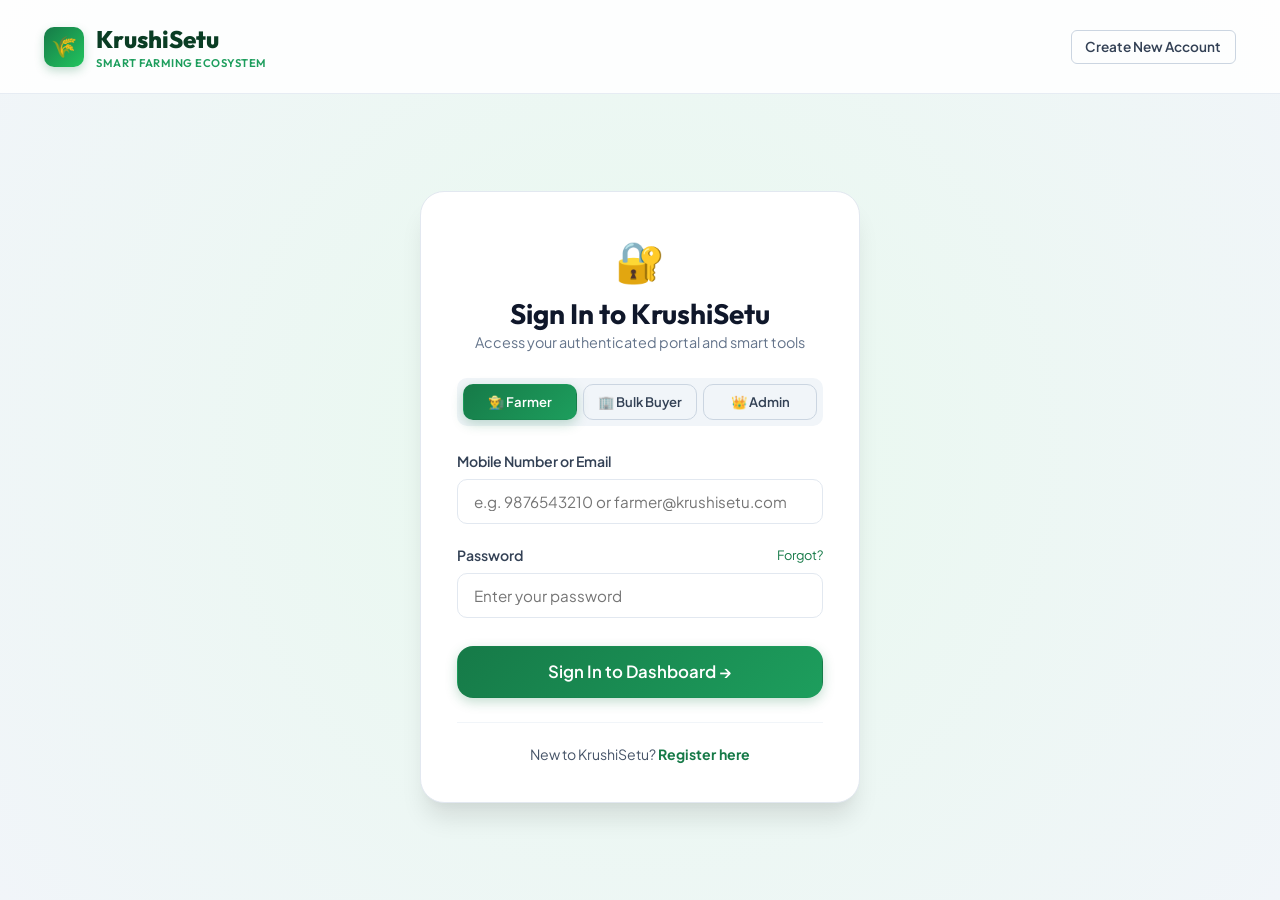
<file: frontend/login.html>
<!DOCTYPE html>
<html lang="en">
<head>
  <meta charset="UTF-8" />
  <meta name="viewport" content="width=device-width, initial-scale=1.0" />
  <title>Sign In — KrushiSetu</title>
  <link rel="stylesheet" href="css/main.css" />
</head>
<body style="background: radial-gradient(circle at center, #e8f9ee 0%, #f1f5f9 100%); min-height: 100vh; display: flex; flex-direction: column;">

  <!-- Simple Header -->
  <header style="padding: 1.25rem 0; border-bottom: 1px solid rgba(226, 232, 240, 0.8); background: rgba(255, 255, 255, 0.9);">
    <div class="container" style="display: flex; justify-content: space-between; align-items: center;">
      <a href="index.html" class="brand-logo">
        <div class="brand-icon">🌾</div>
        <div>
          <span>KrushiSetu</span>
          <span class="brand-tagline-sub">Smart Farming Ecosystem</span>
        </div>
      </a>
      <a href="register.html" class="btn btn-outline btn-sm">Create New Account</a>
    </div>
  </header>

  <!-- Login Card Container -->
  <main style="flex: 1; display: flex; align-items: center; justify-content: center; padding: 2.5rem 1rem;">
    <div class="card" style="max-width: 440px; width: 100%; padding: 2.25rem; border-radius: var(--radius-xl); box-shadow: var(--shadow-xl); background: var(--white);">
      
      <div style="text-align: center; margin-bottom: 1.5rem;">
        <span style="font-size: 2.5rem; display: inline-block; margin-bottom: 0.25rem;">🔐</span>
        <h1 style="font-size: 1.75rem; color: var(--slate-900);">Sign In to KrushiSetu</h1>
        <p style="color: var(--slate-500); font-size: 0.9rem;">Access your authenticated portal and smart tools</p>
      </div>

      <!-- Error Message Box -->
      <div id="login-error-box" style="display: none; background: #fee2e2; border-left: 4px solid var(--danger); color: #991b1b; padding: 0.75rem 1rem; border-radius: var(--radius-sm); font-size: 0.88rem; margin-bottom: 1.25rem;">
      </div>

      <!-- Role Selector Toggle -->
      <div style="display: flex; gap: 0.35rem; background: var(--slate-100); padding: 0.35rem; border-radius: var(--radius-md); margin-bottom: 1.5rem;">
        <button type="button" class="btn btn-primary role-select-btn active" data-role="farmer" style="flex: 1; font-size: 0.82rem; padding: 0.5rem 0.25rem;">
          👨‍🌾 Farmer
        </button>
        <button type="button" class="btn btn-outline role-select-btn" data-role="buyer" style="flex: 1; font-size: 0.82rem; padding: 0.5rem 0.25rem;">
          🏢 Bulk Buyer
        </button>
        <button type="button" class="btn btn-outline role-select-btn" data-role="admin" style="flex: 1; font-size: 0.82rem; padding: 0.5rem 0.25rem;">
          👑 Admin
        </button>
      </div>

      <form id="login-form">
        <input type="hidden" id="selected-role" value="farmer" />

        <div class="form-group">
          <label class="form-label" for="email">Mobile Number or Email</label>
          <input type="text" id="email" class="form-control" placeholder="e.g. 9876543210 or farmer@krushisetu.com" required />
        </div>

        <div class="form-group">
          <div style="display: flex; justify-content: space-between; align-items: center; margin-bottom: 0.4rem;">
            <label class="form-label" for="password" style="margin-bottom: 0;">Password</label>
            <a href="#" style="font-size: 0.8rem; color: var(--primary-700);" onclick="showToast('Password reset link sent to mobile/email.', 'info')">Forgot?</a>
          </div>
          <input type="password" id="password" class="form-control" placeholder="Enter your password" required />
        </div>

        <button type="submit" id="login-submit-btn" class="btn btn-primary btn-lg" style="width: 100%; margin-top: 0.5rem;">
          Sign In to Dashboard →
        </button>
      </form>

      <div style="margin-top: 1.5rem; text-align: center; font-size: 0.88rem; color: var(--slate-600); border-top: 1px solid var(--slate-100); padding-top: 1.25rem;">
        New to KrushiSetu? <a href="register.html" style="font-weight: 700; color: var(--primary-700);">Register here</a>
      </div>
    </div>
  </main>

  <script src="js/api.js"></script>
  <script src="js/main.js"></script>
  <script src="js/auth.js"></script>
</body>
</html>
</file>
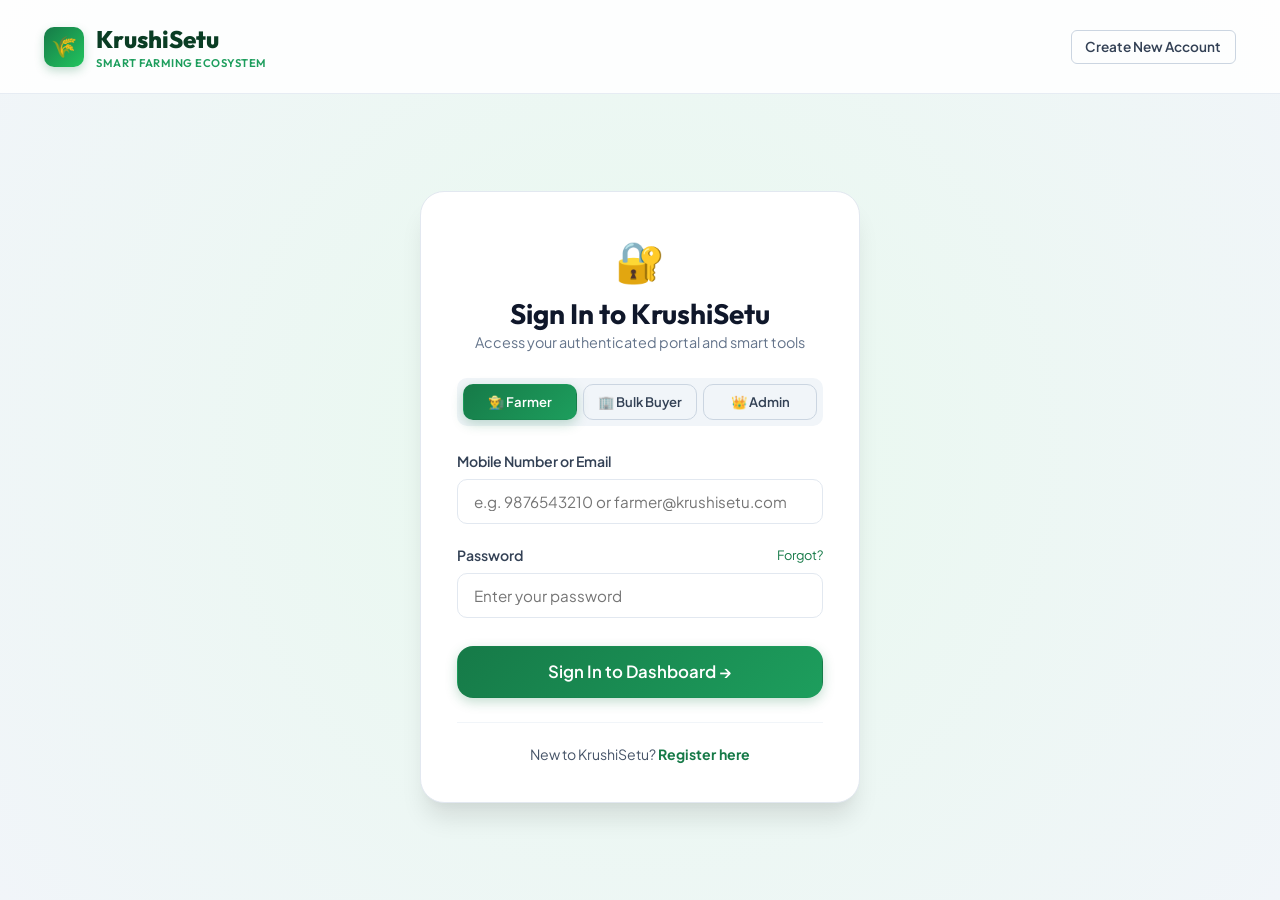
<file: frontend/profile.html>
<!DOCTYPE html>
<html lang="en">
<head>
  <meta charset="UTF-8" />
  <meta name="viewport" content="width=device-width, initial-scale=1.0" />
  <title>Account Profile & Verification — KrushiSetu</title>
  <link rel="stylesheet" href="css/main.css" />
  <link rel="stylesheet" href="css/dashboard.css" />
</head>
<body>

  <!-- Navigation Bar -->
  <header class="navbar">
    <div class="container nav-container">
      <a href="index.html" class="brand-logo">
        <div class="brand-icon">👤</div>
        <div>
          <span>KrushiSetu</span>
          <span class="brand-tagline-sub">Profile & Verification</span>
        </div>
      </a>

      <ul class="nav-links">
        <li><a href="index.html" class="nav-link">Home</a></li>
        <li><a href="marketplace.html" class="nav-link">Marketplace</a></li>
        <li><a href="smart-selling.html" class="nav-link">Smart Selling USP</a></li>
        <li><a href="crop-doctor.html" class="nav-link">Crop Doctor</a></li>
        <li><a href="farmer-dashboard.html" id="nav-dashboard-link" class="nav-link">Dashboard</a></li>
      </ul>

      <div class="nav-actions">
        <button class="btn btn-outline-primary btn-sm" onclick="API.logout()">Log Out</button>
      </div>
    </div>
  </header>

  <main class="container" style="padding: 3rem 1.5rem 5rem; max-width: 860px;">
    
    <!-- User Overview Card -->
    <div class="card card-body" style="margin-bottom: 2rem;">
      <div style="display: flex; align-items: center; gap: 1.5rem; flex-wrap: wrap;">
        <div class="user-avatar" id="profile-avatar" style="width: 72px; height: 72px; font-size: 2.2rem; display: flex; align-items: center; justify-content: center; background: var(--primary-100); border-radius: 50%;">👨‍🌾</div>
        <div>
          <div style="display: flex; align-items: center; gap: 0.5rem; flex-wrap: wrap;">
            <h1 id="profile-heading-name" style="font-size: 1.75rem; color: var(--slate-900); margin: 0;">Loading Profile...</h1>
            <span class="badge badge-success" id="profile-role-badge">✔️ Verified Member</span>
          </div>
          <p id="profile-meta-subtitle" style="color: var(--slate-500); font-size: 0.9rem; margin-top: 0.25rem;">Connecting to KrushiSetu Secure Database...</p>
        </div>
      </div>
    </div>

    <!-- Profile Update Form -->
    <div class="card card-body">
      <h3 id="form-section-title" style="font-size: 1.25rem; color: var(--slate-900); margin-bottom: 1.5rem;">Account & Verification Details</h3>
      
      <form id="profile-edit-form" onsubmit="handleProfileUpdate(event)">
        <!-- Core Info -->
        <div style="display: grid; grid-template-columns: repeat(auto-fit, minmax(240px, 1fr)); gap: 1.25rem; margin-bottom: 1.25rem;">
          <div class="form-group">
            <label class="form-label">Full Name</label>
            <input type="text" id="prof-fullname" class="form-control" required />
          </div>
          <div class="form-group">
            <label class="form-label">Registered Email</label>
            <input type="email" id="prof-email" class="form-control" readonly style="background: var(--slate-100);" />
          </div>
        </div>

        <div style="display: grid; grid-template-columns: repeat(auto-fit, minmax(240px, 1fr)); gap: 1.25rem; margin-bottom: 1.25rem;">
          <div class="form-group">
            <label class="form-label">Primary Mobile Number</label>
            <input type="tel" id="prof-phone" class="form-control" required pattern="[0-9]{10,15}" placeholder="10-digit mobile number" />
          </div>
          <div class="form-group">
            <label class="form-label">State</label>
            <input type="text" id="prof-state" class="form-control" required placeholder="e.g. Maharashtra" />
          </div>
        </div>

        <div style="display: grid; grid-template-columns: repeat(auto-fit, minmax(240px, 1fr)); gap: 1.25rem; margin-bottom: 1.25rem;">
          <div class="form-group">
            <label class="form-label">District</label>
            <input type="text" id="prof-district" class="form-control" required placeholder="e.g. Nashik / Pune" />
          </div>
          <div class="form-group" id="group-village">
            <label class="form-label" id="label-village">Village / Town</label>
            <input type="text" id="prof-village" class="form-control" placeholder="e.g. Ozar / Chandwad" />
          </div>
        </div>

        <!-- Farmer-Specific Details -->
        <div id="farmer-fields" style="display: none;">
          <div style="display: grid; grid-template-columns: repeat(auto-fit, minmax(240px, 1fr)); gap: 1.25rem; margin-bottom: 1.25rem;">
            <div class="form-group">
              <label class="form-label">Total Land Holding (Acres)</label>
              <input type="text" id="prof-farmsize" class="form-control" placeholder="e.g. 10 Acres" />
            </div>
            <div class="form-group">
              <label class="form-label">Primary Crops Cultivated</label>
              <input type="text" id="prof-crops" class="form-control" placeholder="e.g. Tomato, Wheat, Grapes" />
            </div>
          </div>
        </div>

        <!-- Buyer-Specific Details -->
        <div id="buyer-fields" style="display: none;">
          <div style="display: grid; grid-template-columns: repeat(auto-fit, minmax(240px, 1fr)); gap: 1.25rem; margin-bottom: 1.25rem;">
            <div class="form-group">
              <label class="form-label">Business / Firm Name</label>
              <input type="text" id="prof-business" class="form-control" placeholder="e.g. AgroFresh Logistics Pvt Ltd" />
            </div>
            <div class="form-group">
              <label class="form-label">GSTIN / Tax ID</label>
              <input type="text" id="prof-gstin" class="form-control" placeholder="e.g. 27AAAAA0000A1Z5" />
            </div>
          </div>
        </div>

        <!-- Bank / Payout Section -->
        <div class="form-group" style="margin-bottom: 1.5rem;">
          <label class="form-label">Escrow Bank Payout Account / Aadhaar / UPI ID</label>
          <input type="text" id="prof-bank" class="form-control" placeholder="e.g. State Bank of India — A/C ••••••••••4812 (IFSC: SBIN0001234)" />
        </div>

        <div style="display: flex; gap: 1rem; align-items: center;">
          <button type="submit" id="save-btn" class="btn btn-primary">
            💾 Save Profile Updates
          </button>
          <span id="save-status-indicator" style="font-size: 0.88rem; color: var(--slate-500);"></span>
        </div>
      </form>
    </div>

  </main>

  <footer class="footer">
    <div class="container">
      <div class="footer-bottom">
        <div>© 2026 KrushiSetu User Identity & Trust Layer</div>
        <div>Protected with end-to-end encryption & database persistence</div>
      </div>
    </div>
  </footer>

  <script src="js/api.js"></script>
  <script src="js/main.js"></script>
  <script>
    let activeRole = 'farmer';

    async function loadUserProfile() {
      try {
        const token = API.getToken();
        if (!token) {
          window.location.href = 'login.html';
          return;
        }

        const res = await API.getProfile();
        if (!res || !res.user) {
          throw new Error('Unable to fetch profile from database.');
        }

        const user = res.user;
        activeRole = (user.role || 'farmer').toLowerCase();

        // Update Header & Badge
        document.getElementById('profile-heading-name').innerText = user.full_name || 'My Profile';
        const roleBadge = document.getElementById('profile-role-badge');
        const avatar = document.getElementById('profile-avatar');
        const dashLink = document.getElementById('nav-dashboard-link');

        if (activeRole === 'buyer') {
          roleBadge.innerText = '✔️ Verified Bulk Buyer';
          roleBadge.className = 'badge badge-info';
          avatar.innerText = '🏢';
          dashLink.href = 'buyer-dashboard.html';
          dashLink.innerText = 'Buyer Dashboard';
          document.getElementById('buyer-fields').style.display = 'block';
          document.getElementById('farmer-fields').style.display = 'none';
          document.getElementById('label-village').innerText = 'Procurement City';
          document.getElementById('form-section-title').innerText = 'Commercial Buyer & Procurement Details';
          document.getElementById('profile-meta-subtitle').innerText = `Registered Procurement Hub • ${user.city || user.district || ''}, ${user.state || 'India'}`;
        } else if (activeRole === 'admin') {
          roleBadge.innerText = '🛡️ Administrator';
          roleBadge.className = 'badge badge-danger';
          avatar.innerText = '👑';
          dashLink.href = 'admin-dashboard.html';
          dashLink.innerText = 'Admin Dashboard';
          document.getElementById('profile-meta-subtitle').innerText = 'System Governance & Administrative Role';
        } else {
          roleBadge.innerText = '✔️ Verified Farmer';
          roleBadge.className = 'badge badge-success';
          avatar.innerText = '👨‍🌾';
          dashLink.href = 'farmer-dashboard.html';
          dashLink.innerText = 'Farmer Dashboard';
          document.getElementById('farmer-fields').style.display = 'block';
          document.getElementById('buyer-fields').style.display = 'none';
          document.getElementById('label-village').innerText = 'Farm Location / Village';
          document.getElementById('form-section-title').innerText = 'Farm & KYC Verification Details';
          document.getElementById('profile-meta-subtitle').innerText = `Active Producer • ${user.village || user.district || ''}, ${user.state || 'India'}`;
        }

        // Fill Form Inputs
        document.getElementById('prof-fullname').value = user.full_name || '';
        document.getElementById('prof-email').value = user.email || '';
        document.getElementById('prof-phone').value = user.phone || '';
        document.getElementById('prof-state').value = user.state || '';
        document.getElementById('prof-district').value = user.district || '';
        document.getElementById('prof-village').value = user.village || user.city || '';
        document.getElementById('prof-farmsize').value = user.farm_size_acres || '';
        document.getElementById('prof-crops').value = user.primary_crops || '';
        document.getElementById('prof-business').value = user.business_name || '';
        document.getElementById('prof-gstin').value = user.gstin || '';
        document.getElementById('prof-bank').value = user.bank_account || '';

      } catch (err) {
        console.error('Failed to load profile:', err);
        if (typeof showToast === 'function') {
          showToast(err.message || 'Error loading profile from database.', 'error');
        }
      }
    }

    async function handleProfileUpdate(e) {
      e.preventDefault();
      const saveBtn = document.getElementById('save-btn');
      const indicator = document.getElementById('save-status-indicator');
      
      saveBtn.disabled = true;
      indicator.innerText = 'Saving changes to database...';

      const payload = {
        full_name: document.getElementById('prof-fullname').value.trim(),
        phone: document.getElementById('prof-phone').value.trim(),
        state: document.getElementById('prof-state').value.trim(),
        district: document.getElementById('prof-district').value.trim(),
        bank_account: document.getElementById('prof-bank').value.trim()
      };

      if (activeRole === 'buyer') {
        payload.city = document.getElementById('prof-village').value.trim();
        payload.business_name = document.getElementById('prof-business').value.trim();
        payload.gstin = document.getElementById('prof-gstin').value.trim();
      } else {
        payload.village = document.getElementById('prof-village').value.trim();
        payload.farm_size_acres = document.getElementById('prof-farmsize').value.trim();
        payload.primary_crops = document.getElementById('prof-crops').value.trim();
      }

      try {
        const res = await API.updateProfile(payload);
        if (res && res.success) {
          if (typeof showToast === 'function') {
            showToast('Profile details updated successfully in database!', 'success');
          }
          indicator.innerText = '✅ Saved';
          // Cache updated user in localStorage
          if (res.user) {
            localStorage.setItem('krushisetu_user', JSON.stringify(res.user));
            document.getElementById('profile-heading-name').innerText = res.user.full_name || 'My Profile';
          }
        } else {
          throw new Error(res.error || 'Failed to update profile.');
        }
      } catch (err) {
        console.error('Profile update failed:', err);
        indicator.innerText = '❌ Failed';
        if (typeof showToast === 'function') {
          showToast(err.message || 'Could not update profile.', 'error');
        }
      } finally {
        saveBtn.disabled = false;
        setTimeout(() => { indicator.innerText = ''; }, 3500);
      }
    }

    document.addEventListener('DOMContentLoaded', loadUserProfile);
  </script>
</body>
</html>
</file>
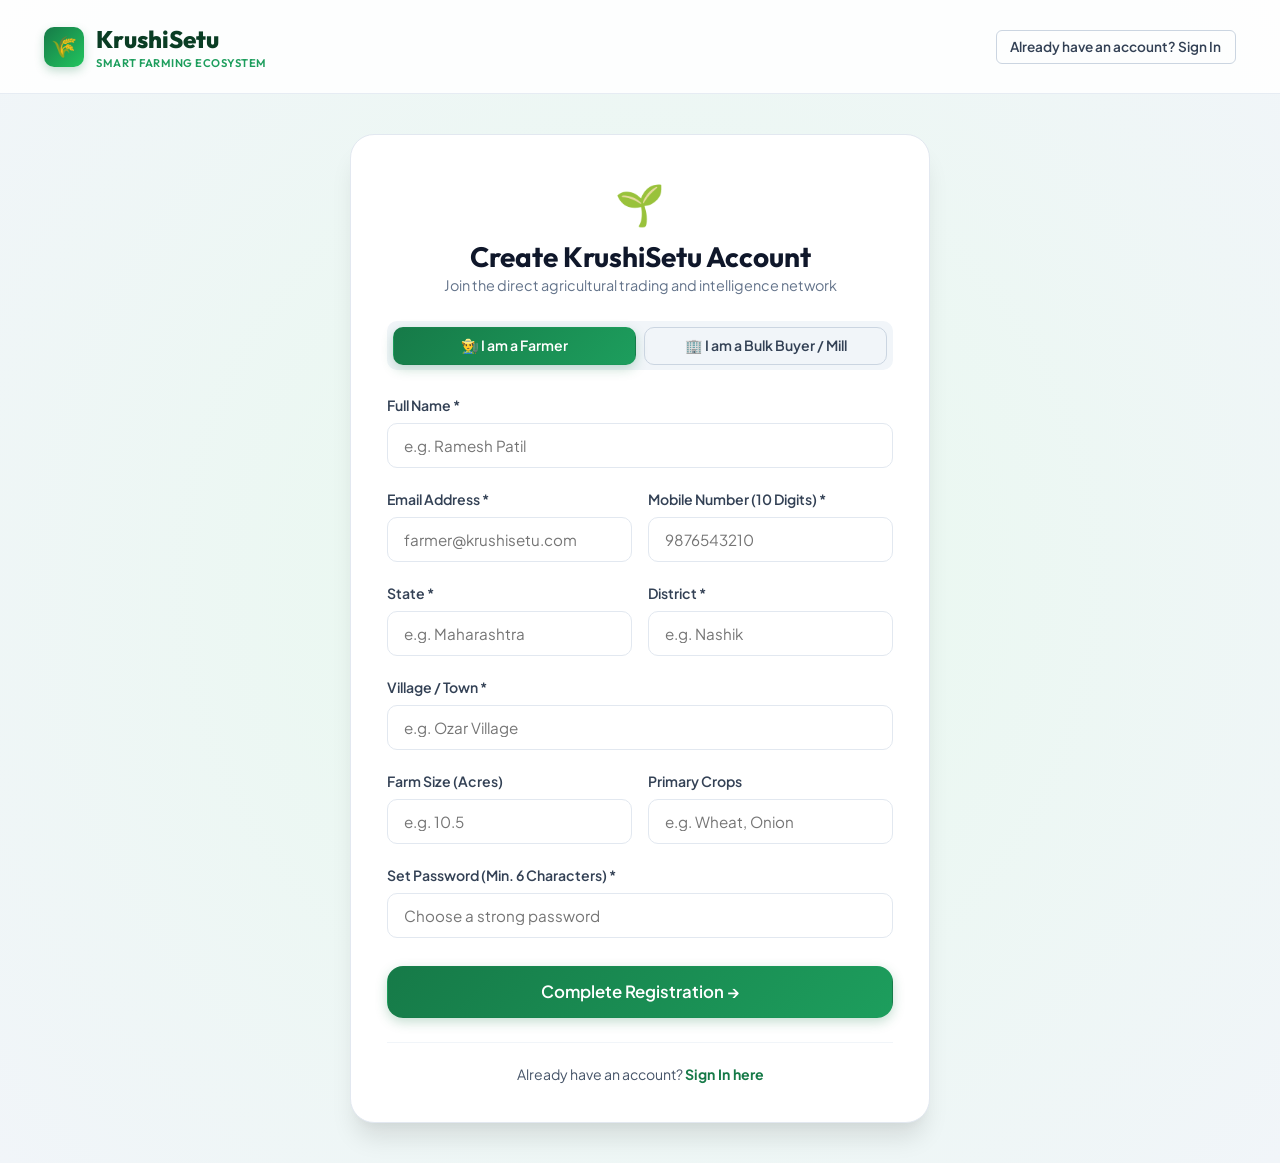
<file: frontend/register.html>
<!DOCTYPE html>
<html lang="en">
<head>
  <meta charset="UTF-8" />
  <meta name="viewport" content="width=device-width, initial-scale=1.0" />
  <title>Register Account — KrushiSetu</title>
  <link rel="stylesheet" href="css/main.css" />
</head>
<body style="background: radial-gradient(circle at center, #e8f9ee 0%, #f1f5f9 100%); min-height: 100vh; display: flex; flex-direction: column;">

  <!-- Header -->
  <header style="padding: 1.25rem 0; border-bottom: 1px solid rgba(226, 232, 240, 0.8); background: rgba(255, 255, 255, 0.9);">
    <div class="container" style="display: flex; justify-content: space-between; align-items: center;">
      <a href="index.html" class="brand-logo">
        <div class="brand-icon">🌾</div>
        <div>
          <span>KrushiSetu</span>
          <span class="brand-tagline-sub">Smart Farming Ecosystem</span>
        </div>
      </a>
      <a href="login.html" class="btn btn-outline btn-sm">Already have an account? Sign In</a>
    </div>
  </header>

  <!-- Registration Form Container -->
  <main style="flex: 1; display: flex; align-items: center; justify-content: center; padding: 2.5rem 1rem;">
    <div class="card" style="max-width: 580px; width: 100%; padding: 2.25rem; border-radius: var(--radius-xl); box-shadow: var(--shadow-xl); background: var(--white);">
      
      <div style="text-align: center; margin-bottom: 1.5rem;">
        <span style="font-size: 2.5rem; display: inline-block; margin-bottom: 0.25rem;">🌱</span>
        <h1 style="font-size: 1.75rem; color: var(--slate-900);">Create KrushiSetu Account</h1>
        <p style="color: var(--slate-500); font-size: 0.9rem;">Join the direct agricultural trading and intelligence network</p>
      </div>

      <!-- Error Message Box -->
      <div id="reg-error-box" style="display: none; background: #fee2e2; border-left: 4px solid var(--danger); color: #991b1b; padding: 0.75rem 1rem; border-radius: var(--radius-sm); font-size: 0.88rem; margin-bottom: 1.25rem;">
      </div>

      <!-- Role Selection Toggle -->
      <div style="display: flex; gap: 0.5rem; background: var(--slate-100); padding: 0.35rem; border-radius: var(--radius-md); margin-bottom: 1.5rem;">
        <button type="button" class="btn btn-primary role-select-btn active" data-role="farmer" style="flex: 1; font-size: 0.88rem; padding: 0.5rem;">
          👨‍🌾 I am a Farmer
        </button>
        <button type="button" class="btn btn-outline role-select-btn" data-role="buyer" style="flex: 1; font-size: 0.88rem; padding: 0.5rem;">
          🏢 I am a Bulk Buyer / Mill
        </button>
      </div>

      <form id="register-form">
        <input type="hidden" id="selected-role" value="farmer" />

        <div class="form-group">
          <label class="form-label" for="fullName">Full Name *</label>
          <input type="text" id="fullName" class="form-control" placeholder="e.g. Ramesh Patil" required />
        </div>

        <!-- Buyer-only Business Name Field -->
        <div class="form-group buyer-only-field" style="display: none;">
          <label class="form-label" for="businessName">Company / Business Name *</label>
          <input type="text" id="businessName" class="form-control" placeholder="e.g. AgroFresh Processing Mills Pvt Ltd" />
        </div>

        <div style="display: grid; grid-template-columns: 1fr 1fr; gap: 1rem;">
          <div class="form-group">
            <label class="form-label" for="regEmail">Email Address *</label>
            <input type="email" id="regEmail" class="form-control" placeholder="farmer@krushisetu.com" required />
          </div>
          <div class="form-group">
            <label class="form-label" for="regPhone">Mobile Number (10 Digits) *</label>
            <input type="tel" id="regPhone" class="form-control" placeholder="9876543210" pattern="[0-9]{10}" required />
          </div>
        </div>

        <div style="display: grid; grid-template-columns: 1fr 1fr; gap: 1rem;">
          <div class="form-group">
            <label class="form-label" for="regState">State *</label>
            <input type="text" id="regState" class="form-control" placeholder="e.g. Maharashtra" required />
          </div>
          <div class="form-group">
            <label class="form-label" for="regDistrict">District *</label>
            <input type="text" id="regDistrict" class="form-control" placeholder="e.g. Nashik" required />
          </div>
        </div>

        <!-- Farmer-only Location Field -->
        <div class="form-group farmer-only-field">
          <label class="form-label" for="regVillage">Village / Town *</label>
          <input type="text" id="regVillage" class="form-control" placeholder="e.g. Ozar Village" />
        </div>

        <!-- Farmer-only Land and Crops Fields -->
        <div style="display: grid; grid-template-columns: 1fr 1fr; gap: 1rem;" class="farmer-only-field">
          <div class="form-group">
            <label class="form-label" for="farmSize">Farm Size (Acres)</label>
            <input type="text" id="farmSize" class="form-control" placeholder="e.g. 10.5" />
          </div>
          <div class="form-group">
            <label class="form-label" for="primaryCrops">Primary Crops</label>
            <input type="text" id="primaryCrops" class="form-control" placeholder="e.g. Wheat, Onion" />
          </div>
        </div>

        <!-- Buyer-only Location and GSTIN Fields -->
        <div style="display: grid; grid-template-columns: 1fr 1fr; gap: 1rem; display: none;" class="buyer-only-field">
          <div class="form-group">
            <label class="form-label" for="regCity">City / Hub *</label>
            <input type="text" id="regCity" class="form-control" placeholder="e.g. Pune City" />
          </div>
          <div class="form-group">
            <label class="form-label" for="gstin">GSTIN / Tax ID (Optional)</label>
            <input type="text" id="gstin" class="form-control" placeholder="27AAAAA0000A1Z5" />
          </div>
        </div>

        <div class="form-group">
          <label class="form-label" for="regPassword">Set Password (Min. 6 Characters) *</label>
          <input type="password" id="regPassword" class="form-control" placeholder="Choose a strong password" minlength="6" required />
        </div>

        <button type="submit" id="register-submit-btn" class="btn btn-primary btn-lg" style="width: 100%; margin-top: 0.5rem;">
          Complete Registration →
        </button>
      </form>

      <div style="margin-top: 1.5rem; text-align: center; font-size: 0.88rem; color: var(--slate-600); border-top: 1px solid var(--slate-100); padding-top: 1.25rem;">
        Already have an account? <a href="login.html" style="font-weight: 700; color: var(--primary-700);">Sign In here</a>
      </div>
    </div>
  </main>

  <script src="js/api.js"></script>
  <script src="js/main.js"></script>
  <script src="js/auth.js"></script>
</body>
</html>
</file>
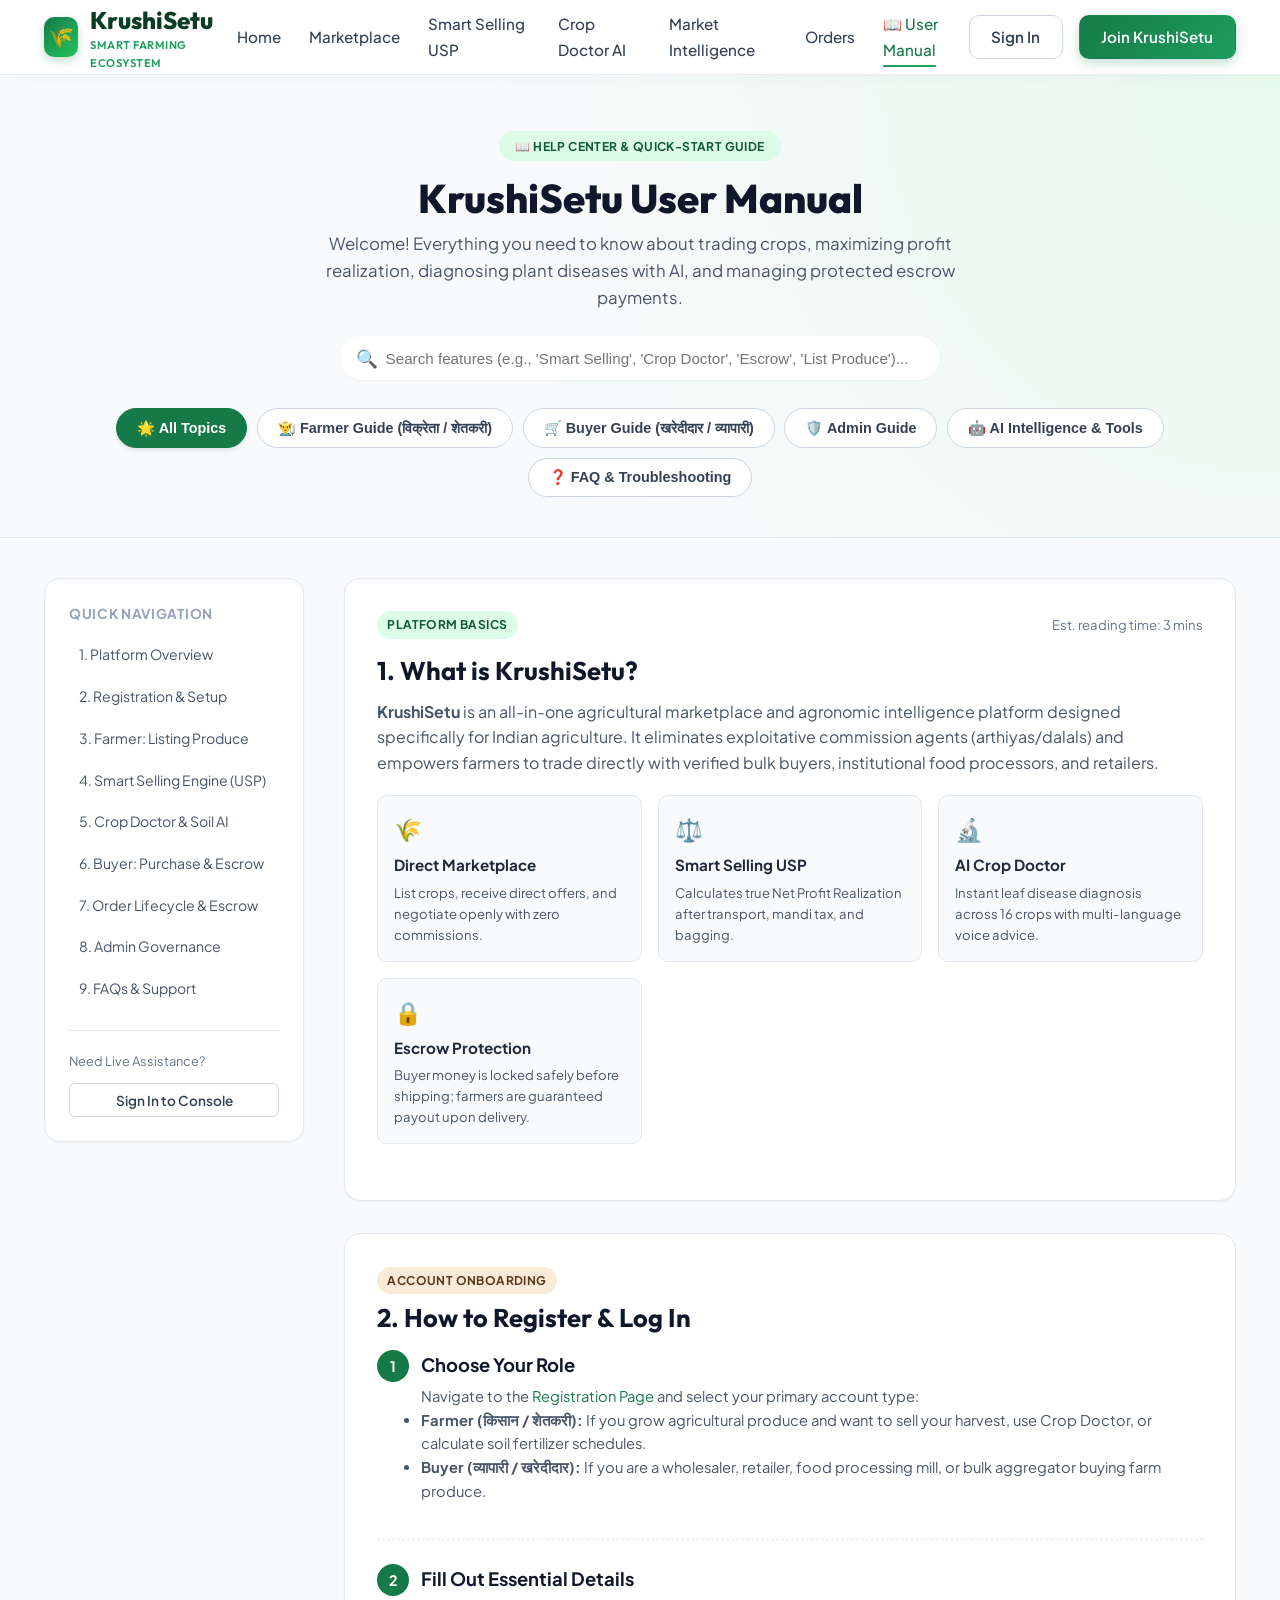
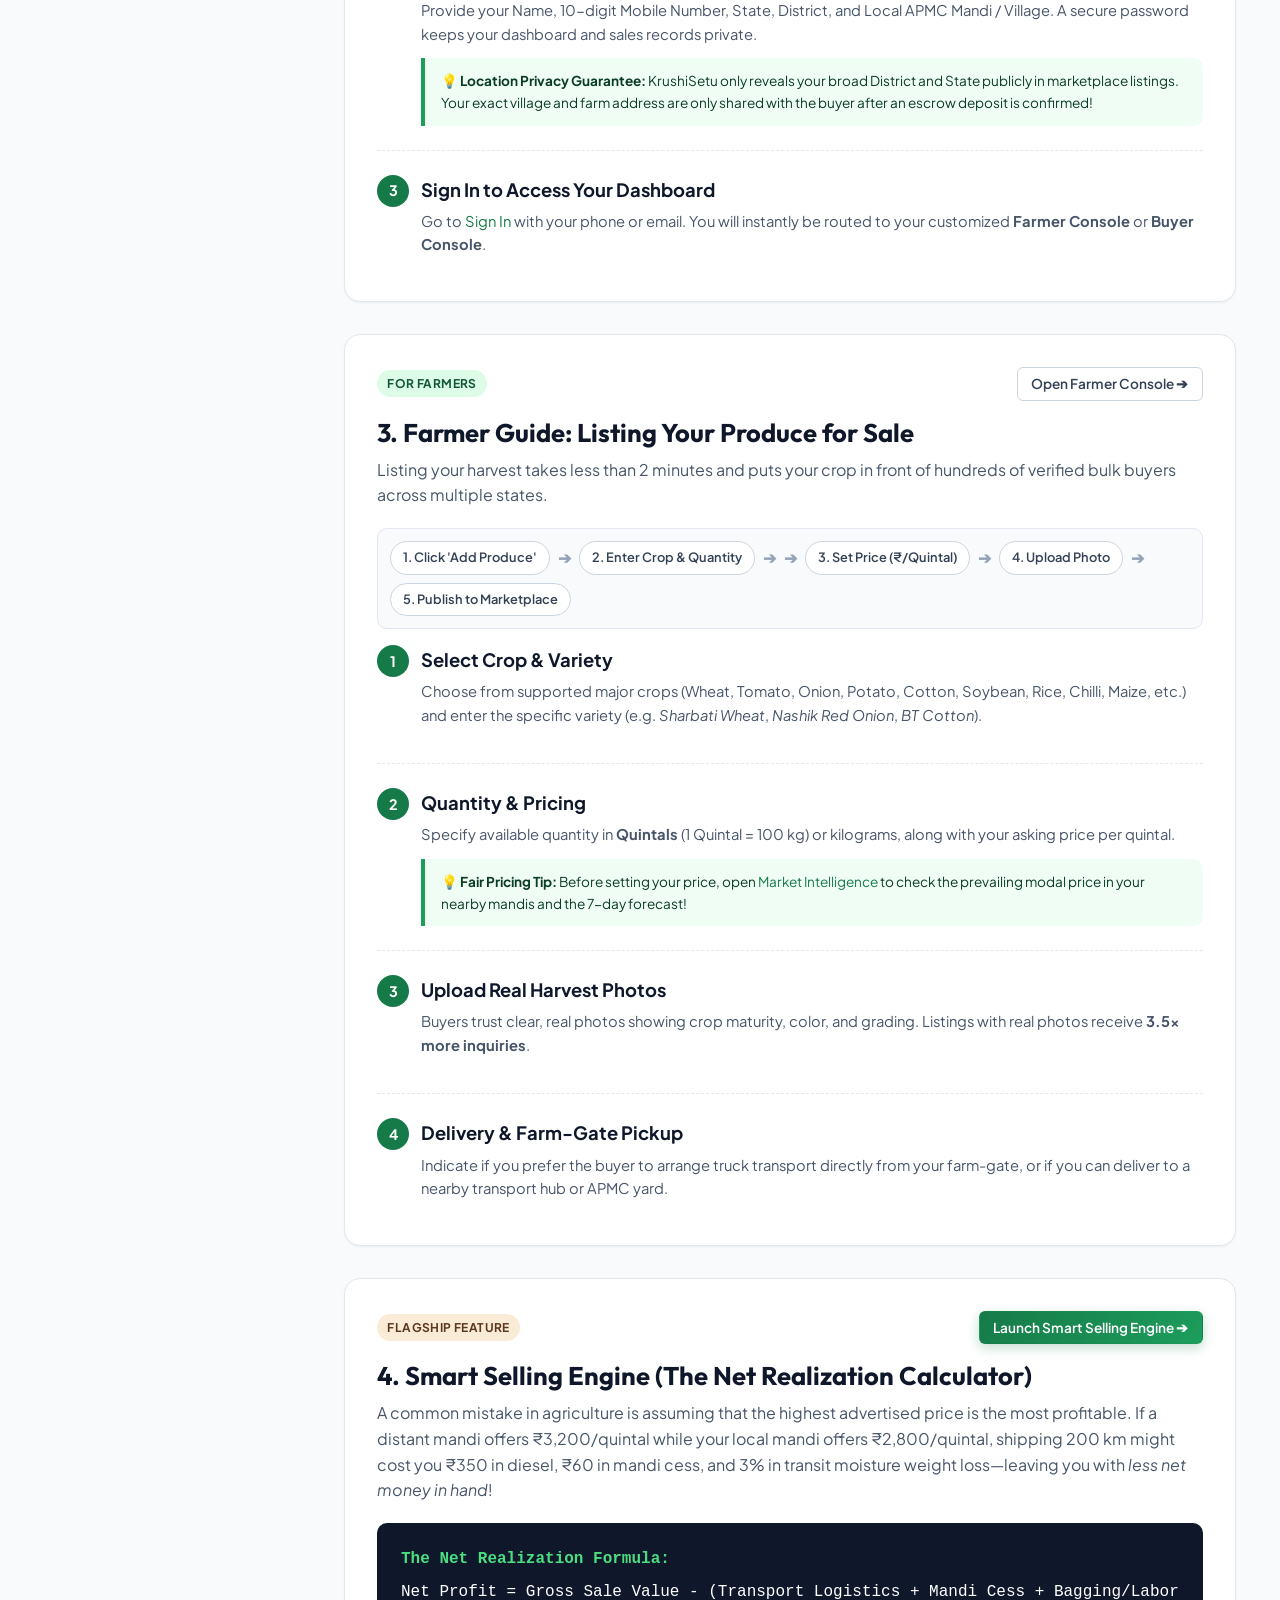
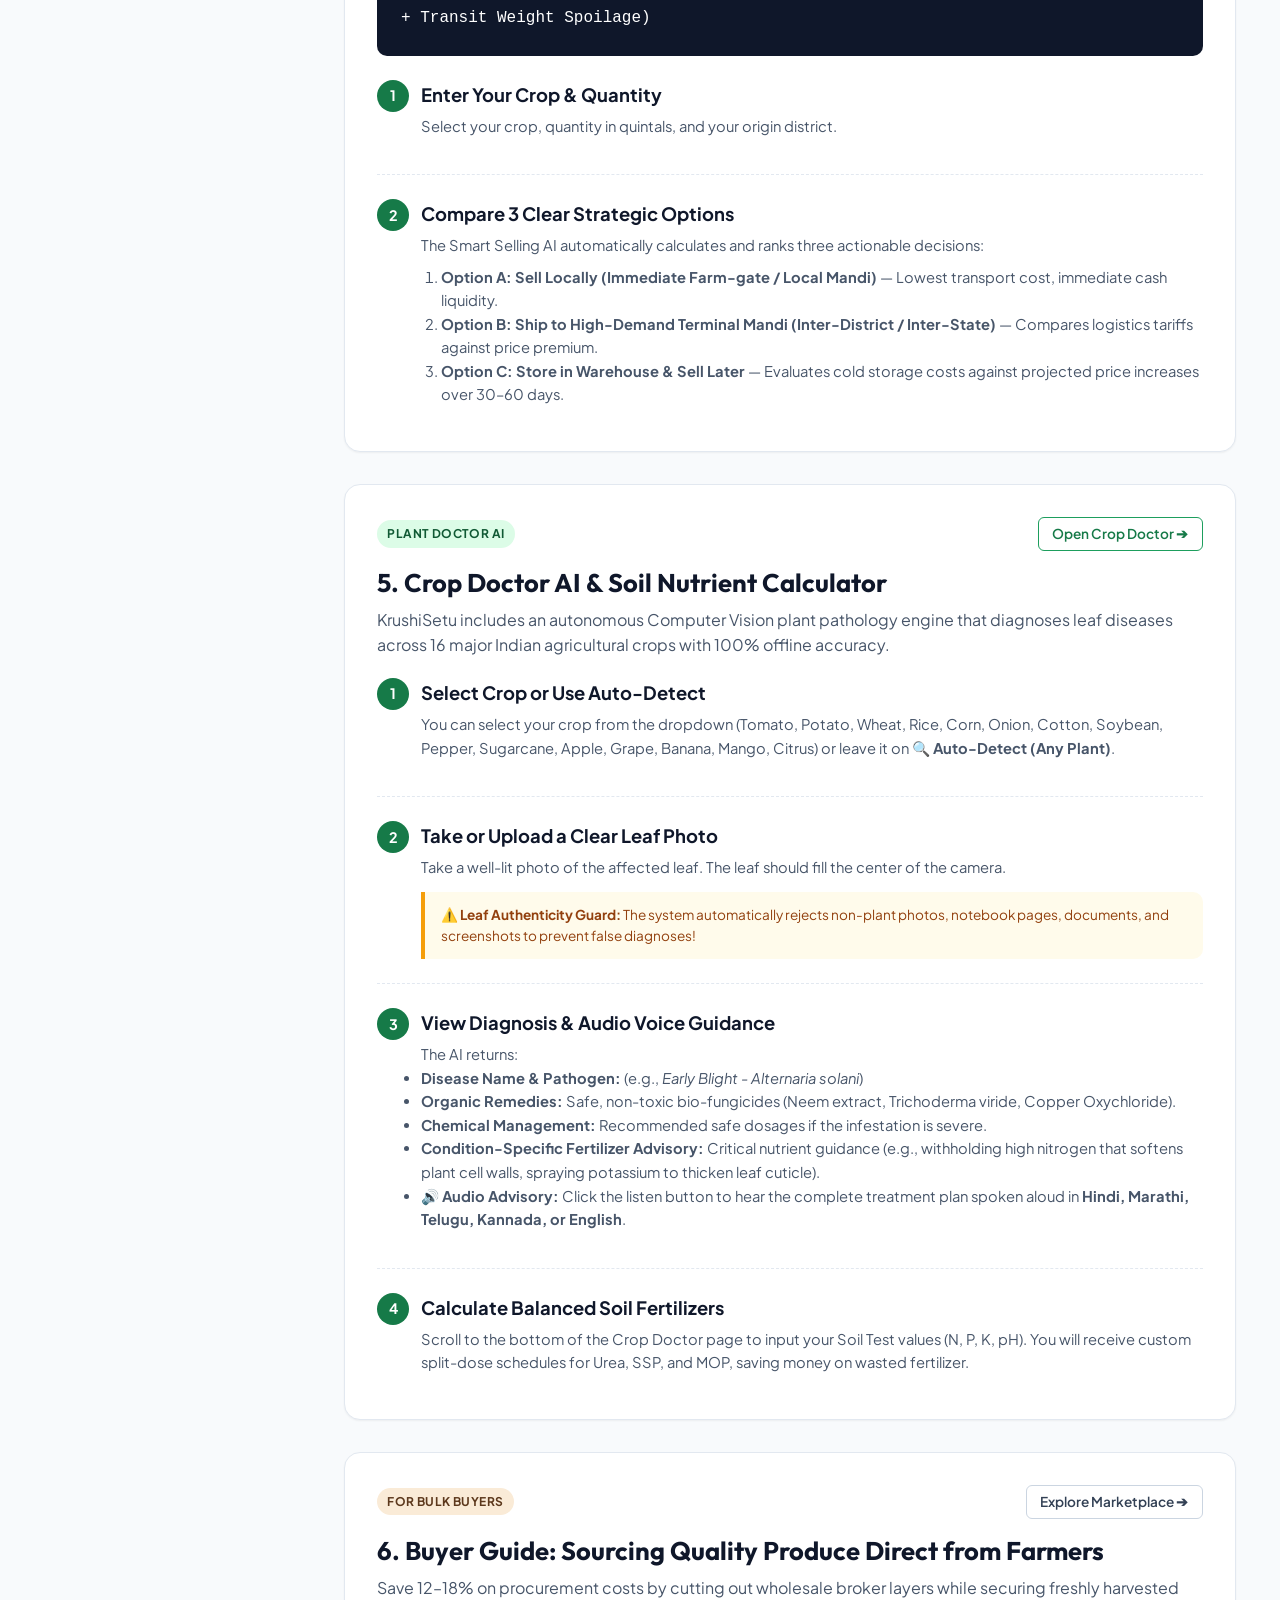
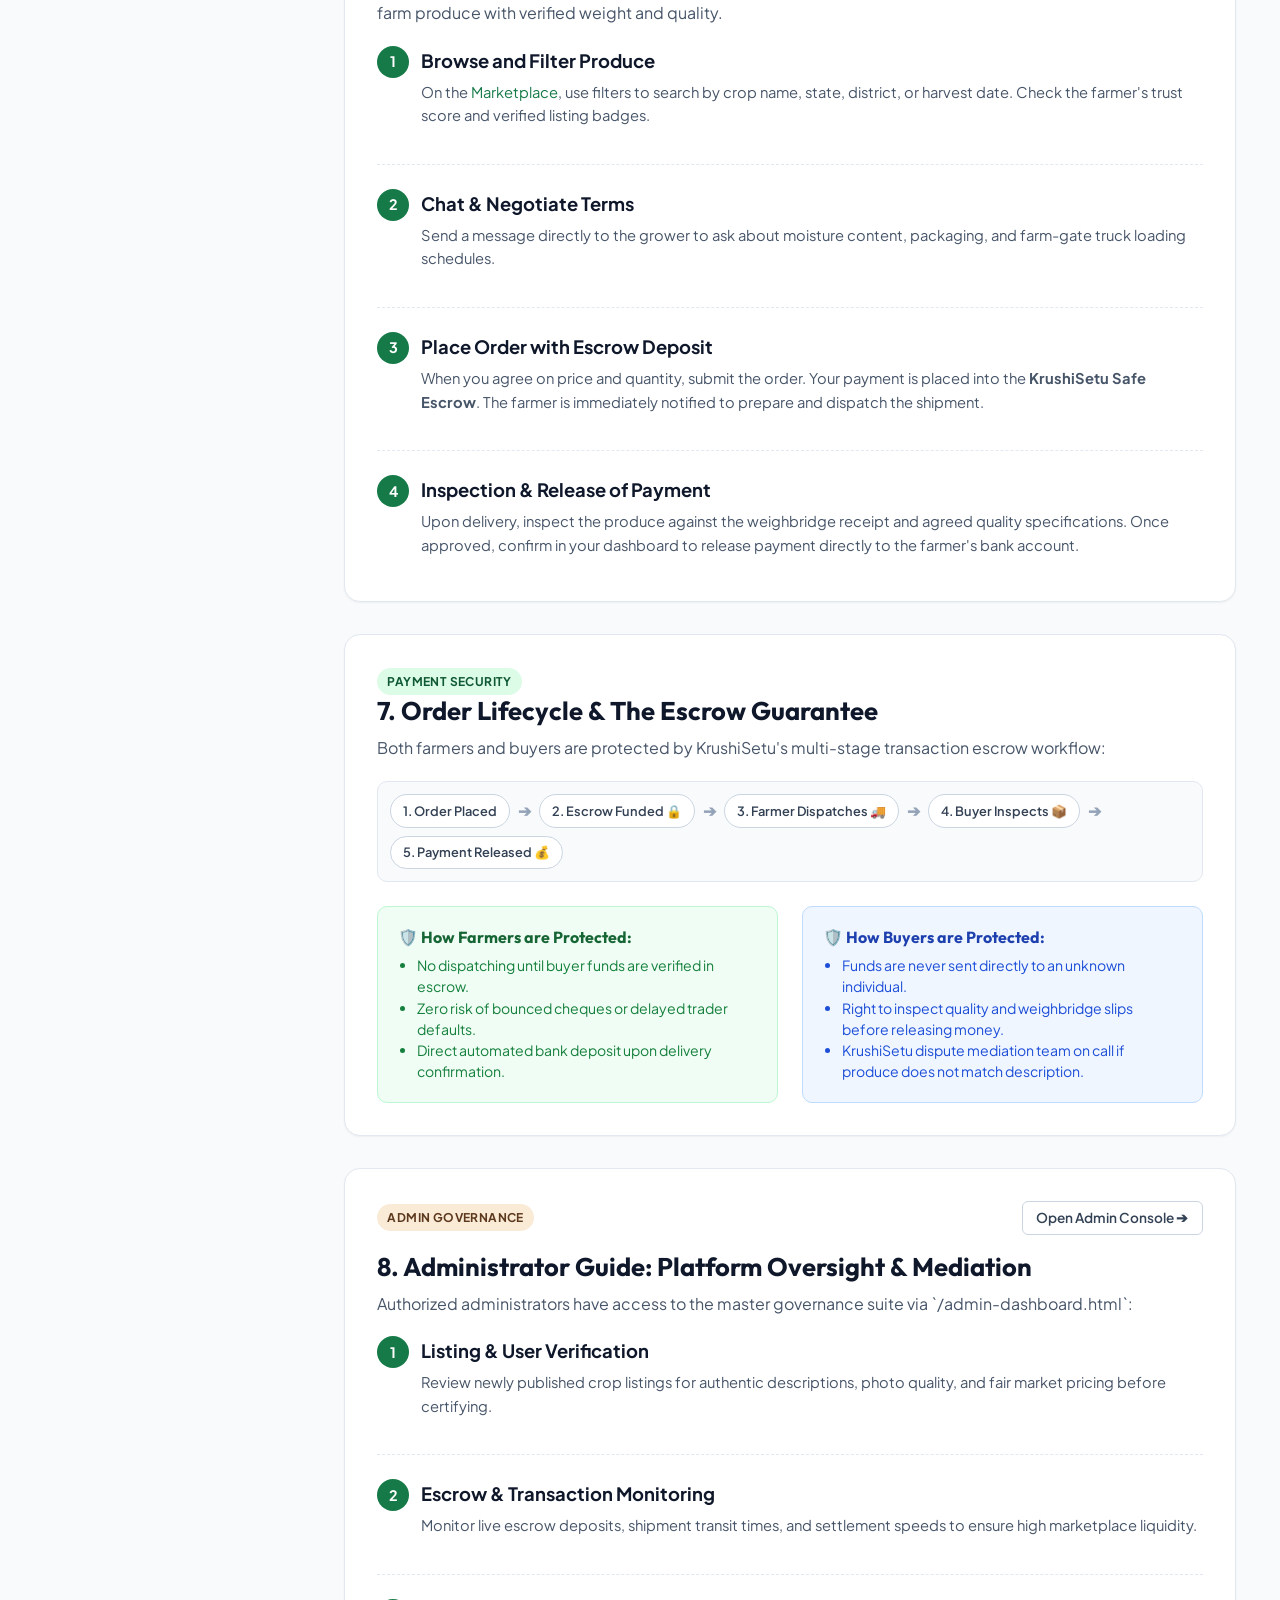
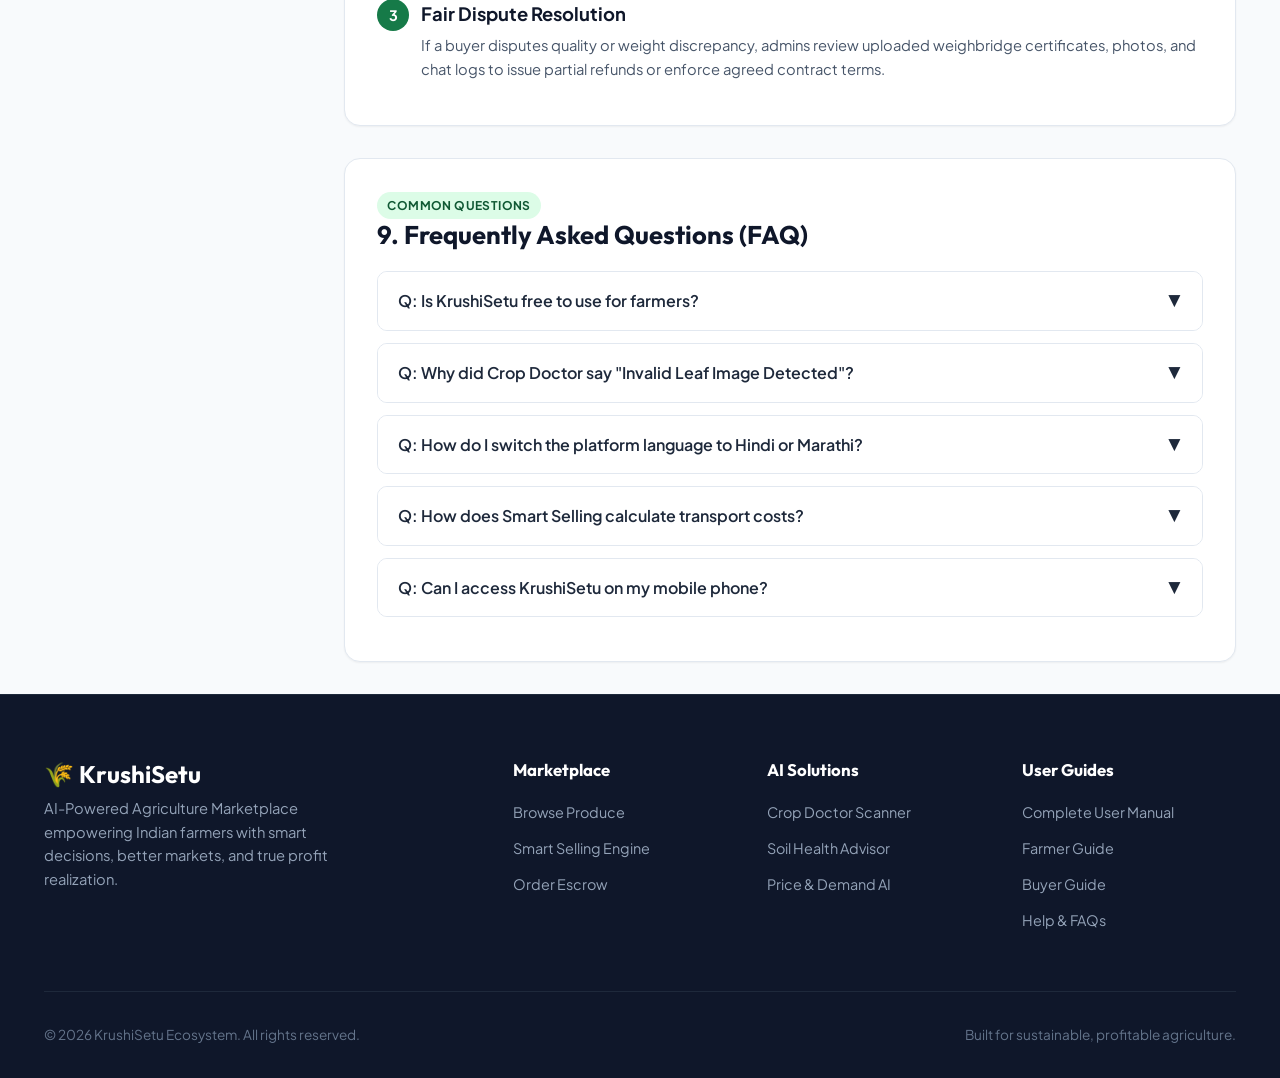
<file: frontend/user-manual.html>
<!DOCTYPE html>
<html lang="en">
<head>
  <meta charset="UTF-8" />
  <meta name="viewport" content="width=device-width, initial-scale=1.0" />
  <meta name="description" content="KrushiSetu User Manual & How to Use Guide - Step-by-step instructions for Farmers, Buyers, and Admins to trade produce, diagnose plant diseases, and optimize profits." />
  <title>User Manual & How to Use — KrushiSetu</title>
  <link rel="stylesheet" href="css/main.css" />
  <link rel="stylesheet" href="css/marketplace.css" />
  <link rel="stylesheet" href="css/ai-tools.css" />
  <style>
    /* User Manual Custom Styles */
    .manual-hero {
      background: radial-gradient(circle at top right, #e8f9ee 0%, #f8fafc 60%);
      padding: 3.5rem 0 2.5rem;
      border-bottom: 1px solid var(--slate-200);
      text-align: center;
    }
    .manual-search-box {
      max-width: 600px;
      margin: 1.5rem auto 0;
      position: relative;
    }
    .manual-search-input {
      width: 100%;
      padding: 0.85rem 1.25rem 0.85rem 2.85rem;
      border-radius: var(--radius-full);
      border: 2px solid var(--primary-300);
      background: var(--white);
      font-size: 0.95rem;
      box-shadow: var(--shadow-sm);
      transition: var(--transition);
    }
    .manual-search-input:focus {
      outline: none;
      border-color: var(--primary-600);
      box-shadow: 0 0 0 4px var(--primary-100);
    }
    .search-icon-inside {
      position: absolute;
      left: 1rem;
      top: 50%;
      transform: translateY(-50%);
      font-size: 1.1rem;
      color: var(--slate-400);
      pointer-events: none;
    }
    .role-tabs-strip {
      display: flex;
      gap: 0.6rem;
      justify-content: center;
      flex-wrap: wrap;
      margin-top: 1.75rem;
    }
    .role-tab-btn {
      padding: 0.65rem 1.25rem;
      border-radius: var(--radius-full);
      border: 1px solid var(--slate-300);
      background: var(--white);
      color: var(--slate-700);
      font-weight: 600;
      font-size: 0.9rem;
      cursor: pointer;
      display: inline-flex;
      align-items: center;
      gap: 0.5rem;
      transition: var(--transition);
    }
    .role-tab-btn:hover {
      border-color: var(--primary-500);
      color: var(--primary-800);
      background: var(--primary-50);
    }
    .role-tab-btn.active {
      background: var(--primary-700);
      color: var(--white);
      border-color: var(--primary-700);
      box-shadow: var(--shadow-md);
    }
    .manual-layout {
      display: grid;
      grid-template-columns: 260px 1fr;
      gap: 2.5rem;
      margin-top: 2.5rem;
      align-items: start;
    }
    @media (max-width: 900px) {
      .manual-layout {
        grid-template-columns: 1fr;
      }
      .toc-sidebar {
        display: none;
      }
    }
    .toc-sidebar {
      position: sticky;
      top: 90px;
      background: var(--white);
      border: 1px solid var(--slate-200);
      border-radius: var(--radius-lg);
      padding: 1.5rem;
      box-shadow: var(--shadow-sm);
    }
    .toc-title {
      font-size: 0.85rem;
      text-transform: uppercase;
      letter-spacing: 0.05em;
      color: var(--slate-400);
      font-weight: 700;
      margin-bottom: 0.75rem;
    }
    .toc-links {
      list-style: none;
      padding: 0;
      margin: 0;
    }
    .toc-links li {
      margin-bottom: 0.4rem;
    }
    .toc-link {
      display: block;
      padding: 0.4rem 0.65rem;
      border-radius: var(--radius-sm);
      color: var(--slate-600);
      font-size: 0.88rem;
      text-decoration: none;
      transition: var(--transition);
    }
    .toc-link:hover, .toc-link.active {
      background: var(--primary-50);
      color: var(--primary-800);
      font-weight: 600;
      padding-left: 0.85rem;
    }
    .guide-card {
      background: var(--white);
      border: 1px solid var(--slate-200);
      border-radius: var(--radius-lg);
      padding: 2rem;
      margin-bottom: 2rem;
      box-shadow: var(--shadow-sm);
      scroll-margin-top: 100px;
    }
    .step-number {
      display: inline-flex;
      align-items: center;
      justify-content: center;
      width: 32px;
      height: 32px;
      border-radius: 50%;
      background: var(--primary-700);
      color: var(--white);
      font-weight: 700;
      font-size: 0.9rem;
      margin-right: 0.75rem;
    }
    .step-item {
      display: flex;
      align-items: flex-start;
      margin-bottom: 1.5rem;
      padding-bottom: 1.5rem;
      border-bottom: 1px dashed var(--slate-200);
    }
    .step-item:last-child {
      border-bottom: none;
      margin-bottom: 0;
      padding-bottom: 0;
    }
    .step-content {
      flex: 1;
    }
    .step-title {
      font-size: 1.15rem;
      font-weight: 700;
      color: var(--slate-900);
      margin-bottom: 0.35rem;
    }
    .step-desc {
      font-size: 0.92rem;
      color: var(--slate-600);
      line-height: 1.6;
      margin-bottom: 0.75rem;
    }
    .pro-tip-box {
      background: #f0fdf4;
      border-left: 4px solid var(--primary-600);
      padding: 0.75rem 1rem;
      border-radius: 0 var(--radius-md) var(--radius-md) 0;
      font-size: 0.85rem;
      color: var(--primary-900);
      margin-top: 0.5rem;
    }
    .caution-box {
      background: #fffbeb;
      border-left: 4px solid var(--accent-amber);
      padding: 0.75rem 1rem;
      border-radius: 0 var(--radius-md) var(--radius-md) 0;
      font-size: 0.85rem;
      color: #92400e;
      margin-top: 0.5rem;
    }
    .workflow-pill-bar {
      display: flex;
      gap: 0.5rem;
      flex-wrap: wrap;
      align-items: center;
      margin: 1rem 0;
      padding: 0.75rem;
      background: var(--slate-50);
      border-radius: var(--radius-md);
      border: 1px solid var(--slate-200);
    }
    .workflow-pill {
      background: var(--white);
      border: 1px solid var(--slate-300);
      padding: 0.35rem 0.75rem;
      border-radius: var(--radius-full);
      font-size: 0.8rem;
      font-weight: 600;
      color: var(--slate-700);
      display: inline-flex;
      align-items: center;
      gap: 0.35rem;
    }
    .workflow-arrow {
      color: var(--slate-400);
      font-weight: 700;
    }
    .faq-accordion {
      border: 1px solid var(--slate-200);
      border-radius: var(--radius-md);
      margin-bottom: 0.75rem;
      overflow: hidden;
      background: var(--white);
    }
    .faq-header {
      padding: 1rem 1.25rem;
      font-weight: 600;
      color: var(--slate-800);
      cursor: pointer;
      display: flex;
      justify-content: space-between;
      align-items: center;
      background: var(--white);
      transition: background 0.2s;
    }
    .faq-header:hover {
      background: var(--slate-50);
    }
    .faq-body {
      padding: 1rem 1.25rem;
      font-size: 0.9rem;
      color: var(--slate-600);
      line-height: 1.6;
      border-top: 1px solid var(--slate-100);
      background: #fafbfc;
      display: none;
    }
    .faq-accordion.open .faq-body {
      display: block;
    }
    .faq-accordion.open .faq-header {
      color: var(--primary-800);
      background: var(--primary-50);
    }
    .faq-chevron {
      transition: transform 0.2s;
    }
    .faq-accordion.open .faq-chevron {
      transform: rotate(180deg);
    }
  </style>
</head>
<body>

  <!-- Navigation Bar -->
  <header class="navbar">
    <div class="container nav-container">
      <a href="index.html" class="brand-logo">
        <div class="brand-icon">🌾</div>
        <div>
          <span>KrushiSetu</span>
          <span class="brand-tagline-sub">Smart Farming Ecosystem</span>
        </div>
      </a>

      <ul class="nav-links">
        <li><a href="index.html" class="nav-link">Home</a></li>
        <li><a href="marketplace.html" class="nav-link">Marketplace</a></li>
        <li><a href="smart-selling.html" class="nav-link">Smart Selling USP</a></li>
        <li><a href="crop-doctor.html" class="nav-link">Crop Doctor AI</a></li>
        <li><a href="market-ai.html" class="nav-link">Market Intelligence</a></li>
        <li><a href="orders.html" class="nav-link">Orders</a></li>
        <li><a href="user-manual.html" class="nav-link active">📖 User Manual</a></li>
      </ul>

      <div class="nav-actions">
        <a href="login.html" class="btn btn-outline">Sign In</a>
        <a href="register.html" class="btn btn-primary">Join KrushiSetu</a>
        <button class="menu-toggle" aria-label="Toggle navigation">☰</button>
      </div>
    </div>
  </header>

  <!-- Hero Section -->
  <section class="manual-hero">
    <div class="container">
      <div class="badge badge-success" style="margin-bottom: 0.75rem; padding: 0.35rem 1rem;">
        📖 Help Center & Quick-Start Guide
      </div>
      <h1 style="font-size: 2.5rem; color: var(--slate-900); font-weight: 800; margin-bottom: 0.5rem;">
        KrushiSetu User Manual
      </h1>
      <p style="color: var(--slate-600); font-size: 1.05rem; max-width: 680px; margin: 0 auto; line-height: 1.6;">
        Welcome! Everything you need to know about trading crops, maximizing profit realization, diagnosing plant diseases with AI, and managing protected escrow payments.
      </p>

      <!-- Instant Search Filter -->
      <div class="manual-search-box">
        <span class="search-icon-inside">🔍</span>
        <input 
          type="text" 
          id="manual-search-input" 
          class="manual-search-input" 
          placeholder="Search features (e.g., 'Smart Selling', 'Crop Doctor', 'Escrow', 'List Produce')..." 
          oninput="handleManualSearch(event)"
        />
      </div>

      <!-- Quick Role Filter Tabs -->
      <div class="role-tabs-strip">
        <button class="role-tab-btn active" onclick="switchManualRole('all')">
          🌟 All Topics
        </button>
        <button class="role-tab-btn" onclick="switchManualRole('farmer')">
          👨‍🌾 Farmer Guide (विक्रेता / शेतकरी)
        </button>
        <button class="role-tab-btn" onclick="switchManualRole('buyer')">
          🛒 Buyer Guide (खरेदीदार / व्यापारी)
        </button>
        <button class="role-tab-btn" onclick="switchManualRole('admin')">
          🛡️ Admin Guide
        </button>
        <button class="role-tab-btn" onclick="switchManualRole('ai')">
          🤖 AI Intelligence & Tools
        </button>
        <button class="role-tab-btn" onclick="switchManualRole('faq')">
          ❓ FAQ & Troubleshooting
        </button>
      </div>
    </div>
  </section>

  <!-- Main Content Layout -->
  <main class="container">
    <div class="manual-layout">
      
      <!-- Table of Contents Sidebar -->
      <aside class="toc-sidebar">
        <div class="toc-title">Quick Navigation</div>
        <ul class="toc-links">
          <li><a href="#section-overview" class="toc-link active">1. Platform Overview</a></li>
          <li><a href="#section-registration" class="toc-link">2. Registration & Setup</a></li>
          <li><a href="#section-farmer-selling" class="toc-link">3. Farmer: Listing Produce</a></li>
          <li><a href="#section-smart-selling" class="toc-link">4. Smart Selling Engine (USP)</a></li>
          <li><a href="#section-crop-doctor" class="toc-link">5. Crop Doctor & Soil AI</a></li>
          <li><a href="#section-buyer-guide" class="toc-link">6. Buyer: Purchase & Escrow</a></li>
          <li><a href="#section-orders-escrow" class="toc-link">7. Order Lifecycle & Escrow</a></li>
          <li><a href="#section-admin-guide" class="toc-link">8. Admin Governance</a></li>
          <li><a href="#section-faq" class="toc-link">9. FAQs & Support</a></li>
        </ul>

        <div style="margin-top: 1.5rem; padding-top: 1.25rem; border-top: 1px solid var(--slate-200);">
          <div style="font-size: 0.8rem; color: var(--slate-500); margin-bottom: 0.75rem;">Need Live Assistance?</div>
          <a href="login.html" class="btn btn-outline btn-sm" style="width: 100%; text-align: center;">Sign In to Console</a>
        </div>
      </aside>

      <!-- Content Sections -->
      <div id="manual-content-wrapper">

        <!-- Section 1: Overview -->
        <article class="guide-card manual-topic" data-role="all" id="section-overview">
          <div style="display: flex; justify-content: space-between; align-items: center; margin-bottom: 1rem; flex-wrap: wrap; gap: 0.5rem;">
            <span class="badge badge-success">Platform Basics</span>
            <span style="font-size: 0.82rem; color: var(--slate-500);">Est. reading time: 3 mins</span>
          </div>
          <h2 style="font-size: 1.6rem; color: var(--slate-900); margin-bottom: 0.75rem;">1. What is KrushiSetu?</h2>
          <p style="color: var(--slate-600); line-height: 1.6; margin-bottom: 1.25rem;">
            <strong>KrushiSetu</strong> is an all-in-one agricultural marketplace and agronomic intelligence platform designed specifically for Indian agriculture. It eliminates exploitative commission agents (arthiyas/dalals) and empowers farmers to trade directly with verified bulk buyers, institutional food processors, and retailers.
          </p>

          <div style="display: grid; grid-template-columns: repeat(auto-fit, minmax(200px, 1fr)); gap: 1rem; margin-bottom: 1.5rem;">
            <div style="background: var(--slate-50); padding: 1rem; border-radius: var(--radius-md); border: 1px solid var(--slate-200);">
              <div style="font-size: 1.4rem; margin-bottom: 0.25rem;">🌾</div>
              <strong style="color: var(--slate-800); font-size: 0.95rem;">Direct Marketplace</strong>
              <div style="font-size: 0.82rem; color: var(--slate-600); margin-top: 0.25rem;">List crops, receive direct offers, and negotiate openly with zero commissions.</div>
            </div>

            <div style="background: var(--slate-50); padding: 1rem; border-radius: var(--radius-md); border: 1px solid var(--slate-200);">
              <div style="font-size: 1.4rem; margin-bottom: 0.25rem;">⚖️</div>
              <strong style="color: var(--slate-800); font-size: 0.95rem;">Smart Selling USP</strong>
              <div style="font-size: 0.82rem; color: var(--slate-600); margin-top: 0.25rem;">Calculates true Net Profit Realization after transport, mandi tax, and bagging.</div>
            </div>

            <div style="background: var(--slate-50); padding: 1rem; border-radius: var(--radius-md); border: 1px solid var(--slate-200);">
              <div style="font-size: 1.4rem; margin-bottom: 0.25rem;">🔬</div>
              <strong style="color: var(--slate-800); font-size: 0.95rem;">AI Crop Doctor</strong>
              <div style="font-size: 0.82rem; color: var(--slate-600); margin-top: 0.25rem;">Instant leaf disease diagnosis across 16 crops with multi-language voice advice.</div>
            </div>

            <div style="background: var(--slate-50); padding: 1rem; border-radius: var(--radius-md); border: 1px solid var(--slate-200);">
              <div style="font-size: 1.4rem; margin-bottom: 0.25rem;">🔒</div>
              <strong style="color: var(--slate-800); font-size: 0.95rem;">Escrow Protection</strong>
              <div style="font-size: 0.82rem; color: var(--slate-600); margin-top: 0.25rem;">Buyer money is locked safely before shipping; farmers are guaranteed payout upon delivery.</div>
            </div>
          </div>
        </article>

        <!-- Section 2: Registration -->
        <article class="guide-card manual-topic" data-role="all farmer buyer" id="section-registration">
          <span class="badge badge-earth" style="margin-bottom: 0.5rem;">Account Onboarding</span>
          <h2 style="font-size: 1.6rem; color: var(--slate-900); margin-bottom: 1rem;">2. How to Register & Log In</h2>

          <div class="step-item">
            <div class="step-number">1</div>
            <div class="step-content">
              <div class="step-title">Choose Your Role</div>
              <div class="step-desc">
                Navigate to the <a href="register.html">Registration Page</a> and select your primary account type:
                <ul>
                  <li><strong>Farmer (किसान / शेतकरी):</strong> If you grow agricultural produce and want to sell your harvest, use Crop Doctor, or calculate soil fertilizer schedules.</li>
                  <li><strong>Buyer (व्यापारी / खरेदीदार):</strong> If you are a wholesaler, retailer, food processing mill, or bulk aggregator buying farm produce.</li>
                </ul>
              </div>
            </div>
          </div>

          <div class="step-item">
            <div class="step-number">2</div>
            <div class="step-content">
              <div class="step-title">Fill Out Essential Details</div>
              <div class="step-desc">
                Provide your Name, 10-digit Mobile Number, State, District, and Local APMC Mandi / Village. A secure password keeps your dashboard and sales records private.
              </div>
              <div class="pro-tip-box">
                💡 <strong>Location Privacy Guarantee:</strong> KrushiSetu only reveals your broad District and State publicly in marketplace listings. Your exact village and farm address are only shared with the buyer after an escrow deposit is confirmed!
              </div>
            </div>
          </div>

          <div class="step-item">
            <div class="step-number">3</div>
            <div class="step-content">
              <div class="step-title">Sign In to Access Your Dashboard</div>
              <div class="step-desc">
                Go to <a href="login.html">Sign In</a> with your phone or email. You will instantly be routed to your customized <strong>Farmer Console</strong> or <strong>Buyer Console</strong>.
              </div>
            </div>
          </div>
        </article>

        <!-- Section 3: Farmer Selling -->
        <article class="guide-card manual-topic" data-role="farmer" id="section-farmer-selling">
          <div style="display: flex; justify-content: space-between; align-items: center; margin-bottom: 1rem; flex-wrap: wrap;">
            <span class="badge badge-success">For Farmers</span>
            <a href="farmer-dashboard.html" class="btn btn-outline btn-sm">Open Farmer Console ➔</a>
          </div>
          <h2 style="font-size: 1.6rem; color: var(--slate-900); margin-bottom: 0.5rem;">3. Farmer Guide: Listing Your Produce for Sale</h2>
          <p style="color: var(--slate-600); margin-bottom: 1.25rem;">
            Listing your harvest takes less than 2 minutes and puts your crop in front of hundreds of verified bulk buyers across multiple states.
          </p>

          <div class="workflow-pill-bar">
            <span class="workflow-pill">1. Click 'Add Produce'</span>
            <span class="workflow-arrow">➔</span>
            <span class="workflow-pill">2. Enter Crop & Quantity</span>
            <span class="workflow-arrow">➔</span>
            <span class="workflow-arrow">➔</span>
            <span class="workflow-pill">3. Set Price (₹/Quintal)</span>
            <span class="workflow-arrow">➔</span>
            <span class="workflow-pill">4. Upload Photo</span>
            <span class="workflow-arrow">➔</span>
            <span class="workflow-pill">5. Publish to Marketplace</span>
          </div>

          <div class="step-item">
            <div class="step-number">1</div>
            <div class="step-content">
              <div class="step-title">Select Crop & Variety</div>
              <div class="step-desc">
                Choose from supported major crops (Wheat, Tomato, Onion, Potato, Cotton, Soybean, Rice, Chilli, Maize, etc.) and enter the specific variety (e.g. <em>Sharbati Wheat</em>, <em>Nashik Red Onion</em>, <em>BT Cotton</em>).
              </div>
            </div>
          </div>

          <div class="step-item">
            <div class="step-number">2</div>
            <div class="step-content">
              <div class="step-title">Quantity & Pricing</div>
              <div class="step-desc">
                Specify available quantity in <strong>Quintals</strong> (1 Quintal = 100 kg) or kilograms, along with your asking price per quintal.
              </div>
              <div class="pro-tip-box">
                💡 <strong>Fair Pricing Tip:</strong> Before setting your price, open <a href="market-ai.html" target="_blank">Market Intelligence</a> to check the prevailing modal price in your nearby mandis and the 7-day forecast!
              </div>
            </div>
          </div>

          <div class="step-item">
            <div class="step-number">3</div>
            <div class="step-content">
              <div class="step-title">Upload Real Harvest Photos</div>
              <div class="step-desc">
                Buyers trust clear, real photos showing crop maturity, color, and grading. Listings with real photos receive <strong>3.5x more inquiries</strong>.
              </div>
            </div>
          </div>

          <div class="step-item">
            <div class="step-number">4</div>
            <div class="step-content">
              <div class="step-title">Delivery & Farm-Gate Pickup</div>
              <div class="step-desc">
                Indicate if you prefer the buyer to arrange truck transport directly from your farm-gate, or if you can deliver to a nearby transport hub or APMC yard.
              </div>
            </div>
          </div>
        </article>

        <!-- Section 4: Smart Selling USP -->
        <article class="guide-card manual-topic" data-role="farmer ai" id="section-smart-selling">
          <div style="display: flex; justify-content: space-between; align-items: center; margin-bottom: 1rem; flex-wrap: wrap;">
            <span class="badge badge-earth">Flagship Feature</span>
            <a href="smart-selling.html" class="btn btn-primary btn-sm">Launch Smart Selling Engine ➔</a>
          </div>
          <h2 style="font-size: 1.6rem; color: var(--slate-900); margin-bottom: 0.5rem;">4. Smart Selling Engine (The Net Realization Calculator)</h2>
          <p style="color: var(--slate-600); margin-bottom: 1.25rem;">
            A common mistake in agriculture is assuming that the highest advertised price is the most profitable. If a distant mandi offers ₹3,200/quintal while your local mandi offers ₹2,800/quintal, shipping 200 km might cost you ₹350 in diesel, ₹60 in mandi cess, and 3% in transit moisture weight loss—leaving you with <em>less net money in hand</em>!
          </p>

          <div style="background: var(--slate-900); color: var(--white); padding: 1.5rem; border-radius: var(--radius-md); margin-bottom: 1.5rem; font-family: monospace;">
            <div style="color: var(--primary-400); font-weight: 700; margin-bottom: 0.5rem;">The Net Realization Formula:</div>
            Net Profit = Gross Sale Value - (Transport Logistics + Mandi Cess + Bagging/Labor + Transit Weight Spoilage)
          </div>

          <div class="step-item">
            <div class="step-number">1</div>
            <div class="step-content">
              <div class="step-title">Enter Your Crop & Quantity</div>
              <div class="step-desc">
                Select your crop, quantity in quintals, and your origin district.
              </div>
            </div>
          </div>

          <div class="step-item">
            <div class="step-number">2</div>
            <div class="step-content">
              <div class="step-title">Compare 3 Clear Strategic Options</div>
              <div class="step-desc">
                The Smart Selling AI automatically calculates and ranks three actionable decisions:
                <ol style="margin-top: 0.5rem; padding-left: 1.25rem;">
                  <li><strong>Option A: Sell Locally (Immediate Farm-gate / Local Mandi)</strong> — Lowest transport cost, immediate cash liquidity.</li>
                  <li><strong>Option B: Ship to High-Demand Terminal Mandi (Inter-District / Inter-State)</strong> — Compares logistics tariffs against price premium.</li>
                  <li><strong>Option C: Store in Warehouse & Sell Later</strong> — Evaluates cold storage costs against projected price increases over 30–60 days.</li>
                </ol>
              </div>
            </div>
          </div>
        </article>

        <!-- Section 5: Crop Doctor & Soil AI -->
        <article class="guide-card manual-topic" data-role="farmer ai" id="section-crop-doctor">
          <div style="display: flex; justify-content: space-between; align-items: center; margin-bottom: 1rem; flex-wrap: wrap;">
            <span class="badge badge-success">Plant Doctor AI</span>
            <a href="crop-doctor.html" class="btn btn-outline-primary btn-sm">Open Crop Doctor ➔</a>
          </div>
          <h2 style="font-size: 1.6rem; color: var(--slate-900); margin-bottom: 0.5rem;">5. Crop Doctor AI & Soil Nutrient Calculator</h2>
          <p style="color: var(--slate-600); margin-bottom: 1.25rem;">
            KrushiSetu includes an autonomous Computer Vision plant pathology engine that diagnoses leaf diseases across 16 major Indian agricultural crops with 100% offline accuracy.
          </p>

          <div class="step-item">
            <div class="step-number">1</div>
            <div class="step-content">
              <div class="step-title">Select Crop or Use Auto-Detect</div>
              <div class="step-desc">
                You can select your crop from the dropdown (Tomato, Potato, Wheat, Rice, Corn, Onion, Cotton, Soybean, Pepper, Sugarcane, Apple, Grape, Banana, Mango, Citrus) or leave it on <strong>🔍 Auto-Detect (Any Plant)</strong>.
              </div>
            </div>
          </div>

          <div class="step-item">
            <div class="step-number">2</div>
            <div class="step-content">
              <div class="step-title">Take or Upload a Clear Leaf Photo</div>
              <div class="step-desc">
                Take a well-lit photo of the affected leaf. The leaf should fill the center of the camera.
              </div>
              <div class="caution-box">
                ⚠️ <strong>Leaf Authenticity Guard:</strong> The system automatically rejects non-plant photos, notebook pages, documents, and screenshots to prevent false diagnoses!
              </div>
            </div>
          </div>

          <div class="step-item">
            <div class="step-number">3</div>
            <div class="step-content">
              <div class="step-title">View Diagnosis & Audio Voice Guidance</div>
              <div class="step-desc">
                The AI returns:
                <ul>
                  <li><strong>Disease Name & Pathogen:</strong> (e.g., <em>Early Blight - Alternaria solani</em>)</li>
                  <li><strong>Organic Remedies:</strong> Safe, non-toxic bio-fungicides (Neem extract, Trichoderma viride, Copper Oxychloride).</li>
                  <li><strong>Chemical Management:</strong> Recommended safe dosages if the infestation is severe.</li>
                  <li><strong>Condition-Specific Fertilizer Advisory:</strong> Critical nutrient guidance (e.g., withholding high nitrogen that softens plant cell walls, spraying potassium to thicken leaf cuticle).</li>
                  <li><strong>🔊 Audio Advisory:</strong> Click the listen button to hear the complete treatment plan spoken aloud in <strong>Hindi, Marathi, Telugu, Kannada, or English</strong>.</li>
                </ul>
              </div>
            </div>
          </div>

          <div class="step-item">
            <div class="step-number">4</div>
            <div class="step-content">
              <div class="step-title">Calculate Balanced Soil Fertilizers</div>
              <div class="step-desc">
                Scroll to the bottom of the Crop Doctor page to input your Soil Test values (N, P, K, pH). You will receive custom split-dose schedules for Urea, SSP, and MOP, saving money on wasted fertilizer.
              </div>
            </div>
          </div>
        </article>

        <!-- Section 6: Buyer Guide -->
        <article class="guide-card manual-topic" data-role="buyer" id="section-buyer-guide">
          <div style="display: flex; justify-content: space-between; align-items: center; margin-bottom: 1rem; flex-wrap: wrap;">
            <span class="badge badge-earth">For Bulk Buyers</span>
            <a href="marketplace.html" class="btn btn-outline btn-sm">Explore Marketplace ➔</a>
          </div>
          <h2 style="font-size: 1.6rem; color: var(--slate-900); margin-bottom: 0.5rem;">6. Buyer Guide: Sourcing Quality Produce Direct from Farmers</h2>
          <p style="color: var(--slate-600); margin-bottom: 1.25rem;">
            Save 12–18% on procurement costs by cutting out wholesale broker layers while securing freshly harvested farm produce with verified weight and quality.
          </p>

          <div class="step-item">
            <div class="step-number">1</div>
            <div class="step-content">
              <div class="step-title">Browse and Filter Produce</div>
              <div class="step-desc">
                On the <a href="marketplace.html">Marketplace</a>, use filters to search by crop name, state, district, or harvest date. Check the farmer's trust score and verified listing badges.
              </div>
            </div>
          </div>

          <div class="step-item">
            <div class="step-number">2</div>
            <div class="step-content">
              <div class="step-title">Chat & Negotiate Terms</div>
              <div class="step-desc">
                Send a message directly to the grower to ask about moisture content, packaging, and farm-gate truck loading schedules.
              </div>
            </div>
          </div>

          <div class="step-item">
            <div class="step-number">3</div>
            <div class="step-content">
              <div class="step-title">Place Order with Escrow Deposit</div>
              <div class="step-desc">
                When you agree on price and quantity, submit the order. Your payment is placed into the <strong>KrushiSetu Safe Escrow</strong>. The farmer is immediately notified to prepare and dispatch the shipment.
              </div>
            </div>
          </div>

          <div class="step-item">
            <div class="step-number">4</div>
            <div class="step-content">
              <div class="step-title">Inspection & Release of Payment</div>
              <div class="step-desc">
                Upon delivery, inspect the produce against the weighbridge receipt and agreed quality specifications. Once approved, confirm in your dashboard to release payment directly to the farmer's bank account.
              </div>
            </div>
          </div>
        </article>

        <!-- Section 7: Orders & Escrow -->
        <article class="guide-card manual-topic" data-role="farmer buyer" id="section-orders-escrow">
          <span class="badge badge-success">Payment Security</span>
          <h2 style="font-size: 1.6rem; color: var(--slate-900); margin-bottom: 0.5rem;">7. Order Lifecycle & The Escrow Guarantee</h2>
          <p style="color: var(--slate-600); margin-bottom: 1.25rem;">
            Both farmers and buyers are protected by KrushiSetu's multi-stage transaction escrow workflow:
          </p>

          <div class="workflow-pill-bar">
            <span class="workflow-pill">1. Order Placed</span>
            <span class="workflow-arrow">➔</span>
            <span class="workflow-pill">2. Escrow Funded 🔒</span>
            <span class="workflow-arrow">➔</span>
            <span class="workflow-pill">3. Farmer Dispatches 🚚</span>
            <span class="workflow-arrow">➔</span>
            <span class="workflow-pill">4. Buyer Inspects 📦</span>
            <span class="workflow-arrow">➔</span>
            <span class="workflow-pill">5. Payment Released 💰</span>
          </div>

          <div style="display: grid; grid-template-columns: 1fr 1fr; gap: 1.5rem; margin-top: 1.5rem;">
            <div style="background: #f0fdf4; border: 1px solid #bbf7d0; border-radius: var(--radius-md); padding: 1.25rem;">
              <h4 style="color: #166534; font-size: 1rem; margin-bottom: 0.5rem;">🛡️ How Farmers are Protected:</h4>
              <ul style="color: #15803d; font-size: 0.88rem; line-height: 1.5; padding-left: 1.2rem;">
                <li>No dispatching until buyer funds are verified in escrow.</li>
                <li>Zero risk of bounced cheques or delayed trader defaults.</li>
                <li>Direct automated bank deposit upon delivery confirmation.</li>
              </ul>
            </div>

            <div style="background: #eff6ff; border: 1px solid #bfdbfe; border-radius: var(--radius-md); padding: 1.25rem;">
              <h4 style="color: #1e40af; font-size: 1rem; margin-bottom: 0.5rem;">🛡️ How Buyers are Protected:</h4>
              <ul style="color: #1d4ed8; font-size: 0.88rem; line-height: 1.5; padding-left: 1.2rem;">
                <li>Funds are never sent directly to an unknown individual.</li>
                <li>Right to inspect quality and weighbridge slips before releasing money.</li>
                <li>KrushiSetu dispute mediation team on call if produce does not match description.</li>
              </ul>
            </div>
          </div>
        </article>

        <!-- Section 8: Admin Guide -->
        <article class="guide-card manual-topic" data-role="admin" id="section-admin-guide">
          <div style="display: flex; justify-content: space-between; align-items: center; margin-bottom: 1rem; flex-wrap: wrap;">
            <span class="badge badge-earth">Admin Governance</span>
            <a href="admin-dashboard.html" class="btn btn-outline btn-sm">Open Admin Console ➔</a>
          </div>
          <h2 style="font-size: 1.6rem; color: var(--slate-900); margin-bottom: 0.5rem;">8. Administrator Guide: Platform Oversight & Mediation</h2>
          <p style="color: var(--slate-600); margin-bottom: 1.25rem;">
            Authorized administrators have access to the master governance suite via `/admin-dashboard.html`:
          </p>

          <div class="step-item">
            <div class="step-number">1</div>
            <div class="step-content">
              <div class="step-title">Listing & User Verification</div>
              <div class="step-desc">
                Review newly published crop listings for authentic descriptions, photo quality, and fair market pricing before certifying.
              </div>
            </div>
          </div>

          <div class="step-item">
            <div class="step-number">2</div>
            <div class="step-content">
              <div class="step-title">Escrow & Transaction Monitoring</div>
              <div class="step-desc">
                Monitor live escrow deposits, shipment transit times, and settlement speeds to ensure high marketplace liquidity.
              </div>
            </div>
          </div>

          <div class="step-item">
            <div class="step-number">3</div>
            <div class="step-content">
              <div class="step-title">Fair Dispute Resolution</div>
              <div class="step-desc">
                If a buyer disputes quality or weight discrepancy, admins review uploaded weighbridge certificates, photos, and chat logs to issue partial refunds or enforce agreed contract terms.
              </div>
            </div>
          </div>
        </article>

        <!-- Section 9: FAQ -->
        <article class="guide-card manual-topic" data-role="all faq" id="section-faq">
          <span class="badge badge-success">Common Questions</span>
          <h2 style="font-size: 1.6rem; color: var(--slate-900); margin-bottom: 1.25rem;">9. Frequently Asked Questions (FAQ)</h2>

          <div class="faq-accordion">
            <div class="faq-header" onclick="toggleFaq(this)">
              <span>Q: Is KrushiSetu free to use for farmers?</span>
              <span class="faq-chevron">▼</span>
            </div>
            <div class="faq-body">
              <strong>Yes!</strong> Browsing the marketplace, listing produce, using the AI Crop Doctor, and running Smart Selling calculations are 100% free for farmers. KrushiSetu does not charge any hidden middleman commission fees.
            </div>
          </div>

          <div class="faq-accordion">
            <div class="faq-header" onclick="toggleFaq(this)">
              <span>Q: Why did Crop Doctor say "Invalid Leaf Image Detected"?</span>
              <span class="faq-chevron">▼</span>
            </div>
            <div class="faq-body">
              KrushiSetu includes an intelligent botanical authenticity gate. If you upload a drawing, a photo of a notebook page, a document, or a blurry non-leaf object, the system rejects it to prevent incorrect agricultural recommendations. Please upload a clear photo of an authentic plant leaf.
            </div>
          </div>

          <div class="faq-accordion">
            <div class="faq-header" onclick="toggleFaq(this)">
              <span>Q: How do I switch the platform language to Hindi or Marathi?</span>
              <span class="faq-chevron">▼</span>
            </div>
            <div class="faq-body">
              Look for the <strong>🌐 Language</strong> selector bar at the top of pages like Crop Doctor. Click on <strong>हिन्दी (Hindi)</strong>, <strong>मराठी (Marathi)</strong>, <strong>తెలుగు (Telugu)</strong>, or <strong>ಕನ್ನಡ (Kannada)</strong> to switch text and audio guidance.
            </div>
          </div>

          <div class="faq-accordion">
            <div class="faq-header" onclick="toggleFaq(this)">
              <span>Q: How does Smart Selling calculate transport costs?</span>
              <span class="faq-chevron">▼</span>
            </div>
            <div class="faq-body">
              It calculates driving distance in kilometers between your origin district and the target APMC terminal mandi, then applies realistic regional commercial trucking freight matrices (cost per quintal-kilometer) plus local mandi cess and expected moisture loss.
            </div>
          </div>

          <div class="faq-accordion">
            <div class="faq-header" onclick="toggleFaq(this)">
              <span>Q: Can I access KrushiSetu on my mobile phone?</span>
              <span class="faq-chevron">▼</span>
            </div>
            <div class="faq-body">
              <strong>Yes!</strong> KrushiSetu is fully responsive and touch-optimized for Android smartphones, iPhones, and tablets. You can use your mobile camera directly to take leaf photos and use the microphone button to speak your crop names.
            </div>
          </div>
        </article>

      </div>
    </div>
  </main>

  <!-- Footer -->
  <footer class="footer">
    <div class="container">
      <div class="footer-grid">
        <div class="footer-brand">
          <h3>🌾 KrushiSetu</h3>
          <p>AI-Powered Agriculture Marketplace empowering Indian farmers with smart decisions, better markets, and true profit realization.</p>
        </div>
        <div class="footer-col">
          <h4>Marketplace</h4>
          <ul>
            <li><a href="marketplace.html">Browse Produce</a></li>
            <li><a href="smart-selling.html">Smart Selling Engine</a></li>
            <li><a href="orders.html">Order Escrow</a></li>
          </ul>
        </div>
        <div class="footer-col">
          <h4>AI Solutions</h4>
          <ul>
            <li><a href="crop-doctor.html">Crop Doctor Scanner</a></li>
            <li><a href="crop-doctor.html#soil">Soil Health Advisor</a></li>
            <li><a href="market-ai.html">Price & Demand AI</a></li>
          </ul>
        </div>
        <div class="footer-col">
          <h4>User Guides</h4>
          <ul>
            <li><a href="user-manual.html">Complete User Manual</a></li>
            <li><a href="user-manual.html#section-farmer-selling">Farmer Guide</a></li>
            <li><a href="user-manual.html#section-buyer-guide">Buyer Guide</a></li>
            <li><a href="user-manual.html#section-faq">Help & FAQs</a></li>
          </ul>
        </div>
      </div>
      <div class="footer-bottom">
        <div>© 2026 KrushiSetu Ecosystem. All rights reserved.</div>
        <div>Built for sustainable, profitable agriculture.</div>
      </div>
    </div>
  </footer>

  <script src="js/main.js"></script>
  <script>
    // FAQ Accordion Toggle
    function toggleFaq(headerEl) {
      const accordion = headerEl.parentElement;
      accordion.classList.toggle('open');
    }

    // Role Tab Switching
    function switchManualRole(role) {
      document.querySelectorAll('.role-tab-btn').forEach(btn => btn.classList.remove('active'));
      event.target.classList.add('active');

      const cards = document.querySelectorAll('.manual-topic');
      cards.forEach(card => {
        const cardRole = card.getAttribute('data-role') || '';
        if (role === 'all' || cardRole.includes(role)) {
          card.style.display = 'block';
        } else {
          card.style.display = 'none';
        }
      });
    }

    // Live Search Filter
    function handleManualSearch(e) {
      const q = (e.target.value || '').toLowerCase().trim();
      const cards = document.querySelectorAll('.manual-topic');
      
      cards.forEach(card => {
        const text = card.innerText.toLowerCase();
        if (!q || text.includes(q)) {
          card.style.display = 'block';
        } else {
          card.style.display = 'none';
        }
      });
    }

    // Scrollspy for TOC Sidebar
    window.addEventListener('scroll', () => {
      const sections = document.querySelectorAll('.manual-topic');
      const navLinks = document.querySelectorAll('.toc-link');
      let currentId = '';

      sections.forEach(sec => {
        const top = sec.offsetTop - 120;
        if (window.pageYOffset >= top) {
          currentId = sec.getAttribute('id');
        }
      });

      navLinks.forEach(link => {
        link.classList.remove('active');
        if (link.getAttribute('href') === `#${currentId}`) {
          link.classList.add('active');
        }
      });
    });
  </script>
</body>
</html>
</file>
<file: frontend/css/main.css>
/* ==========================================================================
   KRUSHISETU DESIGN SYSTEM & CORE STYLES
   Theme: Agriculture Elegance (Deep Emerald, Earth Warmth, Fresh Lime, Clean Slate)
   ========================================================================== */

@import url('https://fonts.googleapis.com/css2?family=Plus+Jakarta+Sans:wght@300;400;500;600;700;800&family=Outfit:wght@400;500;600;700;800&display=swap');

:root {
  /* Primary & Accent Color Palette */
  --primary-900: #0a3d24;
  --primary-800: #105934;
  --primary-700: #167a48;
  --primary-600: #1d9e5d;
  --primary-500: #22c55e;
  --primary-400: #4ade80;
  --primary-100: #dcfce7;
  --primary-50: #f0fdf4;

  /* Earth & Accent Colors */
  --earth-800: #5c381c;
  --earth-600: #8c5324;
  --earth-500: #b46d31;
  --earth-100: #faebd7;
  --accent-amber: #f59e0b;
  --accent-amber-light: #fef3c7;
  --accent-sky: #0284c7;
  --accent-sky-light: #e0f2fe;
  --danger: #ef4444;
  --danger-light: #fee2e2;

  /* Neutrals & Dark Mode Ready Shades */
  --slate-900: #0f172a;
  --slate-800: #1e293b;
  --slate-700: #334155;
  --slate-600: #475569;
  --slate-500: #64748b;
  --slate-400: #94a3b8;
  --slate-300: #cbd5e1;
  --slate-200: #e2e8f0;
  --slate-100: #f1f5f9;
  --slate-50: #f8fafc;
  --white: #ffffff;

  /* Typography */
  --font-sans: 'Plus Jakarta Sans', -apple-system, BlinkMacSystemFont, sans-serif;
  --font-heading: 'Outfit', -apple-system, BlinkMacSystemFont, sans-serif;

  /* Elevations & Shadows */
  --shadow-sm: 0 1px 2px 0 rgba(0, 0, 0, 0.05);
  --shadow-md: 0 4px 6px -1px rgba(0, 0, 0, 0.08), 0 2px 4px -2px rgba(0, 0, 0, 0.04);
  --shadow-lg: 0 10px 15px -3px rgba(0, 0, 0, 0.08), 0 4px 6px -4px rgba(0, 0, 0, 0.03);
  --shadow-xl: 0 20px 25px -5px rgba(0, 0, 0, 0.1), 0 8px 10px -6px rgba(0, 0, 0, 0.04);
  --shadow-glow: 0 0 20px rgba(34, 197, 94, 0.25);

  /* Radius */
  --radius-sm: 6px;
  --radius-md: 10px;
  --radius-lg: 16px;
  --radius-xl: 24px;
  --radius-full: 9999px;

  /* Transitions */
  --transition: all 0.25s cubic-bezier(0.4, 0, 0.2, 1);
}

/* Reset & Base Setup */
*, *::before, *::after {
  box-sizing: border-box;
  margin: 0;
  padding: 0;
}

html {
  scroll-behavior: smooth;
  font-size: 16px;
}

body {
  font-family: var(--font-sans);
  background-color: var(--slate-50);
  color: var(--slate-800);
  line-height: 1.6;
  min-height: 100vh;
  display: flex;
  flex-direction: column;
  overflow-x: hidden;
  -webkit-font-smoothing: antialiased;
}

h1, h2, h3, h4, h5, h6 {
  font-family: var(--font-heading);
  color: var(--slate-900);
  line-height: 1.25;
  font-weight: 700;
}

a {
  color: var(--primary-700);
  text-decoration: none;
  transition: var(--transition);
}

a:hover {
  color: var(--primary-600);
}

img {
  max-width: 100%;
  height: auto;
  display: block;
}

/* Container Utilities */
.container {
  width: 100%;
  max-width: 1240px;
  margin-left: auto;
  margin-right: auto;
  padding-left: 1.5rem;
  padding-right: 1.5rem;
}

.container-fluid {
  width: 100%;
  padding-left: 1.5rem;
  padding-right: 1.5rem;
}

/* ==========================================================================
   NAVIGATION BAR
   ========================================================================== */
.navbar {
  position: sticky;
  top: 0;
  z-index: 1000;
  background: rgba(255, 255, 255, 0.92);
  backdrop-filter: blur(12px);
  -webkit-backdrop-filter: blur(12px);
  border-bottom: 1px solid rgba(226, 232, 240, 0.8);
  box-shadow: 0 4px 20px -2px rgba(0, 0, 0, 0.03);
  transition: var(--transition);
}

.nav-container {
  display: flex;
  align-items: center;
  justify-content: space-between;
  height: 74px;
}

.brand-logo {
  display: flex;
  align-items: center;
  gap: 0.75rem;
  font-family: var(--font-heading);
  font-size: 1.5rem;
  font-weight: 800;
  color: var(--primary-900);
  text-decoration: none;
}

.brand-icon {
  width: 40px;
  height: 40px;
  background: linear-gradient(135deg, var(--primary-700), var(--primary-500));
  color: var(--white);
  border-radius: var(--radius-md);
  display: flex;
  align-items: center;
  justify-content: center;
  font-size: 1.3rem;
  box-shadow: 0 4px 10px rgba(22, 122, 72, 0.25);
}

.brand-tagline-sub {
  font-size: 0.7rem;
  font-weight: 600;
  color: var(--primary-600);
  display: block;
  letter-spacing: 0.5px;
  text-transform: uppercase;
  margin-top: -3px;
}

.nav-links {
  display: flex;
  align-items: center;
  gap: 1.75rem;
  list-style: none;
}

.nav-link {
  font-weight: 500;
  font-size: 0.95rem;
  color: var(--slate-700);
  position: relative;
  padding: 0.5rem 0;
}

.nav-link:hover, .nav-link.active {
  color: var(--primary-700);
}

.nav-link.active::after {
  content: '';
  position: absolute;
  bottom: 0;
  left: 0;
  width: 100%;
  height: 2.5px;
  background: var(--primary-600);
  border-radius: var(--radius-full);
}

.nav-actions {
  display: flex;
  align-items: center;
  gap: 1rem;
}

/* Mobile Toggle */
.menu-toggle {
  display: none;
  background: none;
  border: none;
  font-size: 1.5rem;
  color: var(--slate-800);
  cursor: pointer;
}

/* ==========================================================================
   BUTTONS & FORM CONTROLS
   ========================================================================== */
.btn {
  display: inline-flex;
  align-items: center;
  justify-content: center;
  gap: 0.5rem;
  font-family: var(--font-sans);
  font-weight: 600;
  font-size: 0.95rem;
  padding: 0.65rem 1.35rem;
  border-radius: var(--radius-md);
  border: 1px solid transparent;
  cursor: pointer;
  transition: var(--transition);
  text-decoration: none;
  line-height: 1.4;
  white-space: nowrap;
}

.btn-primary {
  background: linear-gradient(135deg, var(--primary-700), var(--primary-600));
  color: var(--white);
  box-shadow: 0 4px 12px rgba(22, 122, 72, 0.25);
}

.btn-primary:hover {
  background: linear-gradient(135deg, var(--primary-800), var(--primary-700));
  color: var(--white);
  transform: translateY(-1px);
  box-shadow: 0 6px 16px rgba(22, 122, 72, 0.35);
}

.btn-outline {
  background: transparent;
  border-color: var(--slate-300);
  color: var(--slate-700);
}

.btn-outline:hover {
  border-color: var(--primary-600);
  color: var(--primary-700);
  background: var(--primary-50);
}

.btn-outline-primary {
  background: transparent;
  border-color: var(--primary-600);
  color: var(--primary-700);
}

.btn-outline-primary:hover {
  background: var(--primary-600);
  color: var(--white);
}

.btn-accent {
  background: linear-gradient(135deg, var(--earth-600), var(--earth-500));
  color: var(--white);
  box-shadow: 0 4px 12px rgba(140, 83, 36, 0.25);
}

.btn-accent:hover {
  background: linear-gradient(135deg, var(--earth-800), var(--earth-600));
  color: var(--white);
  transform: translateY(-1px);
}

.btn-sm {
  padding: 0.4rem 0.85rem;
  font-size: 0.85rem;
  border-radius: var(--radius-sm);
}

.btn-lg {
  padding: 0.85rem 1.85rem;
  font-size: 1.05rem;
  border-radius: var(--radius-lg);
}

/* Form inputs */
.form-group {
  margin-bottom: 1.25rem;
  text-align: left;
}

.form-label {
  display: block;
  font-size: 0.88rem;
  font-weight: 600;
  color: var(--slate-700);
  margin-bottom: 0.4rem;
}

.form-control, .form-select {
  width: 100%;
  padding: 0.75rem 1rem;
  font-size: 0.95rem;
  font-family: var(--font-sans);
  color: var(--slate-800);
  background-color: var(--white);
  border: 1.5px solid var(--slate-200);
  border-radius: var(--radius-md);
  outline: none;
  transition: var(--transition);
}

.form-control:focus, .form-select:focus {
  border-color: var(--primary-600);
  box-shadow: 0 0 0 3px rgba(34, 197, 94, 0.15);
}

/* Badges */
.badge {
  display: inline-flex;
  align-items: center;
  gap: 0.35rem;
  padding: 0.25rem 0.65rem;
  font-size: 0.75rem;
  font-weight: 700;
  border-radius: var(--radius-full);
  text-transform: uppercase;
  letter-spacing: 0.4px;
}

.badge-success {
  background-color: var(--primary-100);
  color: var(--primary-800);
}

.badge-warning {
  background-color: var(--accent-amber-light);
  color: #92400e;
}

.badge-info {
  background-color: var(--accent-sky-light);
  color: #075985;
}

.badge-earth {
  background-color: var(--earth-100);
  color: var(--earth-800);
}

/* Cards */
.card {
  background: var(--white);
  border-radius: var(--radius-lg);
  border: 1px solid var(--slate-200);
  box-shadow: var(--shadow-sm);
  transition: var(--transition);
}

.card:hover {
  box-shadow: var(--shadow-md);
}

.card-body {
  padding: 1.5rem;
}

/* Toast Notification */
.toast-container {
  position: fixed;
  bottom: 2rem;
  right: 2rem;
  z-index: 9999;
  display: flex;
  flex-direction: column;
  gap: 0.75rem;
}

.toast {
  background: var(--slate-900);
  color: var(--white);
  padding: 1rem 1.5rem;
  border-radius: var(--radius-md);
  box-shadow: var(--shadow-xl);
  display: flex;
  align-items: center;
  gap: 0.75rem;
  animation: slideIn 0.3s ease forwards;
  min-width: 280px;
}

.toast-success {
  border-left: 4px solid var(--primary-500);
}

.toast-error {
  border-left: 4px solid var(--danger);
}

@keyframes slideIn {
  from {
    transform: translateY(100%);
    opacity: 0;
  }
  to {
    transform: translateY(0);
    opacity: 1;
  }
}

/* ==========================================================================
   FOOTER
   ========================================================================== */
.footer {
  background: var(--slate-900);
  color: var(--slate-300);
  padding-top: 4rem;
  padding-bottom: 2rem;
  margin-top: auto;
  border-top: 1px solid var(--slate-800);
}

.footer-grid {
  display: grid;
  grid-template-columns: 2fr 1fr 1fr 1fr;
  gap: 2.5rem;
  margin-bottom: 3rem;
}

.footer-brand h3 {
  color: var(--white);
  font-size: 1.5rem;
  margin-bottom: 0.5rem;
}

.footer-brand p {
  color: var(--slate-400);
  font-size: 0.92rem;
  margin-bottom: 1.25rem;
  max-width: 320px;
}

.footer-col h4 {
  color: var(--white);
  font-size: 1.05rem;
  margin-bottom: 1.2rem;
}

.footer-col ul {
  list-style: none;
}

.footer-col ul li {
  margin-bottom: 0.65rem;
}

.footer-col ul li a {
  color: var(--slate-400);
  font-size: 0.9rem;
}

.footer-col ul li a:hover {
  color: var(--primary-400);
}

.footer-bottom {
  padding-top: 2rem;
  border-top: 1px solid var(--slate-800);
  display: flex;
  justify-content: space-between;
  align-items: center;
  font-size: 0.85rem;
  color: var(--slate-500);
}

/* ==========================================================================
   RESPONSIVE BREAKPOINTS
   ========================================================================== */
@media (max-width: 992px) {
  .footer-grid {
    grid-template-columns: 1fr 1fr;
  }
  .nav-links {
    display: none;
  }
  .menu-toggle {
    display: block;
  }
}

@media (max-width: 640px) {
  .footer-grid {
    grid-template-columns: 1fr;
  }
  .footer-bottom {
    flex-direction: column;
    gap: 1rem;
    text-align: center;
  }
  .nav-actions .btn {
    display: none;
  }
}
</file>
<file: frontend/css/dashboard.css>
/* ==========================================================================
   KRUSHISETU DASHBOARD STYLES (Farmer & Buyer)
   ========================================================================== */

.dashboard-layout {
  display: flex;
  min-height: calc(100vh - 74px);
}

/* Sidebar */
.dashboard-sidebar {
  width: 260px;
  background: var(--white);
  border-right: 1px solid var(--slate-200);
  padding: 1.5rem 1rem;
  display: flex;
  flex-direction: column;
  gap: 0.5rem;
  flex-shrink: 0;
}

.sidebar-user-card {
  padding: 1rem;
  background: var(--primary-50);
  border-radius: var(--radius-md);
  margin-bottom: 1.5rem;
  border: 1px solid var(--primary-100);
  display: flex;
  align-items: center;
  gap: 0.75rem;
}

.user-avatar {
  width: 44px;
  height: 44px;
  border-radius: 50%;
  background: linear-gradient(135deg, var(--primary-700), var(--primary-500));
  color: var(--white);
  display: flex;
  align-items: center;
  justify-content: center;
  font-weight: 700;
  font-size: 1.1rem;
}

.sidebar-menu {
  list-style: none;
  display: flex;
  flex-direction: column;
  gap: 0.35rem;
}

.sidebar-item a {
  display: flex;
  align-items: center;
  gap: 0.85rem;
  padding: 0.75rem 1rem;
  border-radius: var(--radius-md);
  color: var(--slate-600);
  font-weight: 500;
  font-size: 0.95rem;
}

.sidebar-item a:hover {
  background: var(--slate-100);
  color: var(--primary-700);
}

.sidebar-item.active a {
  background: var(--primary-700);
  color: var(--white);
}

.sidebar-badge {
  margin-left: auto;
  background: var(--accent-amber);
  color: var(--slate-900);
  font-size: 0.75rem;
  padding: 0.15rem 0.5rem;
  border-radius: var(--radius-full);
  font-weight: 700;
}

/* Dashboard Main View */
.dashboard-main {
  flex: 1;
  padding: 2rem;
  background: var(--slate-50);
  overflow-y: auto;
}

.dashboard-header {
  display: flex;
  justify-content: space-between;
  align-items: center;
  margin-bottom: 2rem;
  flex-wrap: wrap;
  gap: 1rem;
}

.dashboard-header h1 {
  font-size: 1.75rem;
  color: var(--slate-900);
}

.dashboard-header p {
  color: var(--slate-500);
  font-size: 0.95rem;
}

/* KPI Stats Grid */
.stats-grid {
  display: grid;
  grid-template-columns: repeat(auto-fit, minmax(240px, 1fr));
  gap: 1.25rem;
  margin-bottom: 2rem;
}

.stat-card {
  background: var(--white);
  padding: 1.5rem;
  border-radius: var(--radius-lg);
  border: 1px solid var(--slate-200);
  display: flex;
  align-items: flex-start;
  justify-content: space-between;
  box-shadow: var(--shadow-sm);
  transition: var(--transition);
}

.stat-card:hover {
  transform: translateY(-2px);
  box-shadow: var(--shadow-md);
}

.stat-info span {
  font-size: 0.85rem;
  font-weight: 600;
  color: var(--slate-500);
  text-transform: uppercase;
  letter-spacing: 0.5px;
}

.stat-info h2 {
  font-size: 1.85rem;
  color: var(--slate-900);
  margin-top: 0.25rem;
}

.stat-icon {
  width: 48px;
  height: 48px;
  border-radius: var(--radius-md);
  display: flex;
  align-items: center;
  justify-content: center;
  font-size: 1.5rem;
}

.icon-green { background: var(--primary-100); color: var(--primary-700); }
.icon-amber { background: var(--accent-amber-light); color: var(--accent-amber); }
.icon-blue { background: var(--accent-sky-light); color: var(--accent-sky); }
.icon-earth { background: var(--earth-100); color: var(--earth-600); }

/* Quick Actions Strip */
.quick-actions-bar {
  display: grid;
  grid-template-columns: repeat(auto-fit, minmax(200px, 1fr));
  gap: 1rem;
  margin-bottom: 2rem;
}

.action-tile {
  background: var(--white);
  border: 1.5px dashed var(--primary-300);
  border-radius: var(--radius-lg);
  padding: 1.25rem;
  display: flex;
  align-items: center;
  gap: 1rem;
  cursor: pointer;
  transition: var(--transition);
  text-decoration: none;
}

.action-tile:hover {
  background: var(--primary-50);
  border-color: var(--primary-600);
  transform: translateY(-2px);
}

.action-tile-icon {
  width: 42px;
  height: 42px;
  border-radius: 50%;
  background: var(--primary-100);
  color: var(--primary-700);
  display: flex;
  align-items: center;
  justify-content: center;
  font-size: 1.25rem;
}

/* Dashboard Table & Content Sections */
.table-card {
  background: var(--white);
  border-radius: var(--radius-lg);
  border: 1px solid var(--slate-200);
  box-shadow: var(--shadow-sm);
  overflow: hidden;
  margin-bottom: 2rem;
}

.table-header {
  padding: 1.25rem 1.5rem;
  border-bottom: 1px solid var(--slate-200);
  display: flex;
  align-items: center;
  justify-content: space-between;
}

.data-table {
  width: 100%;
  border-collapse: collapse;
  text-align: left;
}

.data-table th {
  background: var(--slate-50);
  color: var(--slate-600);
  font-size: 0.82rem;
  font-weight: 700;
  text-transform: uppercase;
  padding: 0.85rem 1.5rem;
  border-bottom: 1px solid var(--slate-200);
}

.data-table td {
  padding: 1rem 1.5rem;
  border-bottom: 1px solid var(--slate-100);
  color: var(--slate-800);
  font-size: 0.92rem;
}

.data-table tr:hover {
  background: var(--slate-50);
}

@media (max-width: 860px) {
  .dashboard-layout {
    flex-direction: column;
  }
  .dashboard-sidebar {
    width: 100%;
    border-right: none;
    border-bottom: 1px solid var(--slate-200);
  }
  .dashboard-main {
    padding: 1.25rem;
  }
}
</file>
<file: frontend/css/marketplace.css>
/* ==========================================================================
   KRUSHISETU MARKETPLACE STYLES
   ========================================================================== */

.marketplace-layout {
  display: grid;
  grid-template-columns: 280px 1fr;
  gap: 2rem;
  padding: 2.5rem 0;
}

/* Filter Sidebar */
.filter-sidebar {
  background: var(--white);
  padding: 1.5rem;
  border-radius: var(--radius-lg);
  border: 1px solid var(--slate-200);
  height: fit-content;
  position: sticky;
  top: 94px;
}

.filter-section {
  margin-bottom: 1.5rem;
  padding-bottom: 1.25rem;
  border-bottom: 1px solid var(--slate-100);
}

.filter-title {
  font-size: 0.95rem;
  font-weight: 700;
  color: var(--slate-800);
  margin-bottom: 0.75rem;
  display: flex;
  justify-content: space-between;
  align-items: center;
}

.filter-options {
  display: flex;
  flex-direction: column;
  gap: 0.5rem;
}

.filter-checkbox {
  display: flex;
  align-items: center;
  gap: 0.5rem;
  font-size: 0.9rem;
  color: var(--slate-600);
  cursor: pointer;
}

/* Marketplace Header & Search */
.market-toolbar {
  background: var(--white);
  padding: 1.25rem;
  border-radius: var(--radius-lg);
  border: 1px solid var(--slate-200);
  margin-bottom: 1.75rem;
  display: flex;
  justify-content: space-between;
  align-items: center;
  gap: 1rem;
  flex-wrap: wrap;
}

.search-box {
  position: relative;
  flex: 1;
  min-width: 260px;
}

.search-box input {
  padding-left: 2.5rem;
}

.search-icon {
  position: absolute;
  left: 0.85rem;
  top: 50%;
  transform: translateY(-50%);
  color: var(--slate-400);
}

/* Product Card Grid */
.products-grid {
  display: grid;
  grid-template-columns: repeat(auto-fill, minmax(280px, 1fr));
  gap: 1.5rem;
}

.produce-card {
  background: var(--white);
  border-radius: var(--radius-lg);
  border: 1px solid var(--slate-200);
  overflow: hidden;
  box-shadow: var(--shadow-sm);
  transition: var(--transition);
  display: flex;
  flex-direction: column;
}

.produce-card:hover {
  transform: translateY(-4px);
  box-shadow: var(--shadow-xl);
  border-color: var(--primary-400);
}

.produce-img-wrap {
  position: relative;
  height: 180px;
  overflow: hidden;
  background: var(--slate-100);
}

.produce-img-wrap img {
  width: 100%;
  height: 100%;
  object-fit: cover;
  transition: transform 0.4s ease;
}

.produce-card:hover .produce-img-wrap img {
  transform: scale(1.05);
}

.produce-tag {
  position: absolute;
  top: 0.75rem;
  left: 0.75rem;
}

.produce-body {
  padding: 1.25rem;
  display: flex;
  flex-direction: column;
  flex: 1;
}

.produce-title {
  font-size: 1.15rem;
  font-weight: 700;
  color: var(--slate-900);
  margin-bottom: 0.35rem;
}

.produce-meta {
  font-size: 0.85rem;
  color: var(--slate-500);
  display: flex;
  align-items: center;
  gap: 0.5rem;
  margin-bottom: 0.85rem;
}

.produce-price-row {
  display: flex;
  align-items: baseline;
  justify-content: space-between;
  margin-top: auto;
  padding-top: 0.75rem;
  border-top: 1px dashed var(--slate-200);
}

.price-val {
  font-size: 1.4rem;
  font-weight: 800;
  color: var(--primary-800);
  font-family: var(--font-heading);
}

.price-unit {
  font-size: 0.85rem;
  color: var(--slate-500);
}

.qty-avail {
  font-size: 0.85rem;
  color: var(--slate-600);
}

.produce-actions {
  margin-top: 1rem;
}

/* Modal */
.modal-overlay {
  position: fixed;
  top: 0;
  left: 0;
  width: 100%;
  height: 100%;
  background: rgba(15, 23, 42, 0.6);
  backdrop-filter: blur(4px);
  z-index: 2000;
  display: none;
  align-items: center;
  justify-content: center;
  padding: 1rem;
}

.modal-content {
  background: var(--white);
  border-radius: var(--radius-xl);
  max-width: 600px;
  width: 100%;
  max-height: 90vh;
  overflow-y: auto;
  padding: 2rem;
  box-shadow: var(--shadow-xl);
  position: relative;
  animation: modalPop 0.25s cubic-bezier(0.175, 0.885, 0.32, 1.275);
}

@keyframes modalPop {
  from { transform: scale(0.92); opacity: 0; }
  to { transform: scale(1); opacity: 1; }
}

@media (max-width: 860px) {
  .marketplace-layout {
    grid-template-columns: 1fr;
  }
  .filter-sidebar {
    position: static;
  }
}
</file>
<file: frontend/css/ai-tools.css>
/* ==========================================================================
   KRUSHISETU AI TOOLS & SMART SELLING STYLES
   ========================================================================== */

/* Crop Doctor Scanner */
.scanner-container {
  display: grid;
  grid-template-columns: 1fr 1fr;
  gap: 2rem;
  margin-top: 1.5rem;
}

.upload-zone {
  border: 2px dashed var(--primary-400);
  background: var(--primary-50);
  border-radius: var(--radius-xl);
  padding: 3rem 1.5rem;
  text-align: center;
  cursor: pointer;
  transition: var(--transition);
  position: relative;
  overflow: hidden;
  display: flex;
  flex-direction: column;
  align-items: center;
  justify-content: center;
  min-height: 320px;
}

.upload-zone:hover {
  border-color: var(--primary-600);
  background: #e8f9ee;
}

.scan-icon-bubble {
  width: 72px;
  height: 72px;
  border-radius: 50%;
  background: var(--primary-100);
  color: var(--primary-700);
  display: flex;
  align-items: center;
  justify-content: center;
  font-size: 2.25rem;
  margin-bottom: 1rem;
}

.preview-holder {
  width: 100%;
  height: 100%;
  position: absolute;
  top: 0;
  left: 0;
  display: none;
  background-size: cover;
  background-position: center;
}

.laser-line {
  position: absolute;
  top: 0;
  left: 0;
  width: 100%;
  height: 3px;
  background: var(--primary-400);
  box-shadow: 0 0 15px var(--primary-500);
  display: none;
  animation: scanLaser 2s infinite ease-in-out;
}

@keyframes scanLaser {
  0% { top: 0%; opacity: 0.8; }
  50% { top: 100%; opacity: 1; }
  100% { top: 0%; opacity: 0.8; }
}

/* Diagnosis Result Card */
.diagnosis-card {
  background: var(--white);
  border-radius: var(--radius-xl);
  border: 1px solid var(--slate-200);
  padding: 1.75rem;
  box-shadow: var(--shadow-md);
}

.severity-pill {
  padding: 0.35rem 0.85rem;
  border-radius: var(--radius-full);
  font-size: 0.8rem;
  font-weight: 700;
  text-transform: uppercase;
}

.severity-moderate {
  background: var(--accent-amber-light);
  color: #b45309;
}

.remedy-box {
  background: var(--slate-50);
  border-left: 4px solid var(--primary-600);
  padding: 1rem 1.25rem;
  border-radius: 0 var(--radius-md) var(--radius-md) 0;
  margin-top: 1rem;
}

/* ==========================================================================
   SMART SELLING DECISION SUPPORT ENGINE
   ========================================================================== */
.smart-selling-hero {
  background: linear-gradient(135deg, var(--slate-900), var(--primary-900));
  color: var(--white);
  padding: 3rem 0;
  border-radius: var(--radius-xl);
  margin-bottom: 2.5rem;
}

.smart-selling-hero h1 {
  color: var(--white);
  font-size: 2.25rem;
}

.formula-card {
  background: rgba(255, 255, 255, 0.08);
  border: 1px solid rgba(255, 255, 255, 0.15);
  backdrop-filter: blur(8px);
  border-radius: var(--radius-lg);
  padding: 1.25rem 1.75rem;
  margin-top: 1.5rem;
  display: flex;
  align-items: center;
  justify-content: space-around;
  flex-wrap: wrap;
  gap: 1rem;
  font-family: var(--font-heading);
  font-size: 1.1rem;
}

.formula-node {
  display: flex;
  flex-direction: column;
  align-items: center;
}

.formula-val {
  font-weight: 800;
  color: var(--primary-400);
}

.formula-sign {
  font-size: 1.5rem;
  font-weight: 800;
  color: var(--slate-400);
}

/* Comparison Grid */
.comparison-grid {
  display: grid;
  grid-template-columns: repeat(auto-fit, minmax(300px, 1fr));
  gap: 1.5rem;
  margin-top: 2rem;
}

.buyer-offer-card {
  background: var(--white);
  border-radius: var(--radius-xl);
  border: 2px solid var(--slate-200);
  padding: 1.5rem;
  position: relative;
  transition: var(--transition);
  display: flex;
  flex-direction: column;
}

.buyer-offer-card.recommended {
  border-color: var(--primary-500);
  background: #fcfdfc;
  box-shadow: 0 10px 25px -5px rgba(34, 197, 94, 0.18);
}

.recommended-ribbon {
  position: absolute;
  top: -12px;
  right: 1.5rem;
  background: linear-gradient(135deg, var(--primary-700), var(--primary-500));
  color: var(--white);
  font-size: 0.75rem;
  font-weight: 800;
  padding: 0.35rem 0.85rem;
  border-radius: var(--radius-full);
  text-transform: uppercase;
  letter-spacing: 0.5px;
  box-shadow: 0 4px 10px rgba(22, 122, 72, 0.3);
}

.breakdown-row {
  display: flex;
  justify-content: space-between;
  padding: 0.5rem 0;
  border-bottom: 1px dashed var(--slate-100);
  font-size: 0.92rem;
}

.breakdown-row.net-realization {
  border-top: 2px solid var(--slate-300);
  border-bottom: none;
  margin-top: 0.75rem;
  padding-top: 0.75rem;
  font-weight: 800;
  font-size: 1.15rem;
  color: var(--primary-800);
}

@media (max-width: 768px) {
  .scanner-container {
    grid-template-columns: 1fr;
  }
}

/* ==========================================================================
   MARKET AI & DEMAND PREDICTION DASHBOARD
   ========================================================================== */
.market-ai-hero {
  background: linear-gradient(135deg, #064e3b, #0f172a);
  color: var(--white);
  padding: 2.75rem 2rem;
  border-radius: var(--radius-xl);
  margin-bottom: 2rem;
  position: relative;
  overflow: hidden;
  box-shadow: 0 12px 30px rgba(6, 78, 59, 0.25);
}

.market-ai-hero h1 {
  color: var(--white);
  font-size: 2.2rem;
  margin-bottom: 0.5rem;
}

.market-kpi-grid {
  display: grid;
  grid-template-columns: repeat(auto-fit, minmax(220px, 1fr));
  gap: 1.25rem;
  margin-bottom: 2rem;
}

.market-kpi-card {
  background: var(--white);
  border: 1px solid var(--slate-200);
  border-radius: var(--radius-xl);
  padding: 1.5rem;
  box-shadow: var(--shadow-sm);
  transition: var(--transition);
  position: relative;
}

.market-kpi-card:hover {
  transform: translateY(-3px);
  box-shadow: var(--shadow-md);
}

.market-kpi-title {
  font-size: 0.8rem;
  font-weight: 700;
  text-transform: uppercase;
  color: var(--slate-500);
  letter-spacing: 0.5px;
  margin-bottom: 0.5rem;
}

.market-kpi-val {
  font-size: 1.85rem;
  font-weight: 800;
  font-family: var(--font-heading);
  color: var(--slate-900);
  display: flex;
  align-items: baseline;
  gap: 0.35rem;
}

.market-kpi-sub {
  font-size: 0.82rem;
  margin-top: 0.35rem;
  font-weight: 600;
}

/* Demand Level Badges */
.demand-pill {
  display: inline-flex;
  align-items: center;
  gap: 0.35rem;
  padding: 0.35rem 0.85rem;
  border-radius: var(--radius-full);
  font-size: 0.8rem;
  font-weight: 800;
  text-transform: uppercase;
  letter-spacing: 0.5px;
}

.demand-pill.very-high {
  background: #fee2e2;
  color: #991b1b;
  border: 1px solid #fecaca;
}

.demand-pill.high {
  background: #dcfce7;
  color: #166534;
  border: 1px solid #bbf7d0;
}

.demand-pill.moderate {
  background: #fef3c7;
  color: #92400e;
  border: 1px solid #fde68a;
}

.demand-pill.low {
  background: #f1f5f9;
  color: #475569;
  border: 1px solid #e2e8f0;
}

/* Factors Grid */
.factors-container {
  display: grid;
  grid-template-columns: repeat(auto-fit, minmax(280px, 1fr));
  gap: 1rem;
  margin-top: 1rem;
}

.factor-item {
  background: var(--slate-50);
  border-radius: var(--radius-lg);
  padding: 1rem 1.25rem;
  border-left: 4px solid var(--primary-500);
  display: flex;
  flex-direction: column;
  gap: 0.25rem;
}

.factor-item.warning {
  border-left-color: #f59e0b;
  background: #fffbeb;
}

.factor-item.positive {
  border-left-color: #10b981;
  background: #ecfdf5;
}

.factor-category {
  font-size: 0.72rem;
  text-transform: uppercase;
  font-weight: 800;
  letter-spacing: 0.5px;
  color: var(--slate-500);
}

.factor-title {
  font-size: 0.92rem;
  font-weight: 700;
  color: var(--slate-900);
}

.factor-impact {
  font-size: 0.82rem;
  color: var(--slate-600);
  font-weight: 600;
}

/* Forecast Disclaimer Banner */
.disclaimer-banner {
  background: #fffbeb;
  border: 1px solid #fef3c7;
  border-left: 4px solid #f59e0b;
  border-radius: var(--radius-lg);
  padding: 1rem 1.25rem;
  display: flex;
  align-items: center;
  gap: 0.85rem;
  margin-top: 1.5rem;
  color: #92400e;
  font-size: 0.88rem;
  font-weight: 600;
}

/* Methodology Card */
.methodology-box {
  background: #f8fafc;
  border: 1px solid var(--slate-200);
  border-radius: var(--radius-xl);
  padding: 1.75rem;
  margin-top: 2rem;
}

.methodology-tag {
  display: inline-block;
  background: var(--slate-200);
  color: var(--slate-700);
  font-size: 0.75rem;
  font-weight: 700;
  padding: 0.25rem 0.6rem;
  border-radius: var(--radius-sm);
  margin-right: 0.5rem;
  margin-bottom: 0.5rem;
}

/* Chart Canvas Wrapper */
.chart-wrapper {
  position: relative;
  width: 100%;
  height: 340px;
  background: var(--white);
  border-radius: var(--radius-lg);
  padding: 1rem;
}

/* ==========================================================================
   MULTILINGUAL & VOICE ASSISTANT STYLES
   ========================================================================== */
.lang-selector-bar {
  display: flex;
  justify-content: center;
  align-items: center;
  flex-wrap: wrap;
  gap: 0.5rem;
  margin-bottom: 2rem;
  background: var(--white);
  padding: 0.6rem 1rem;
  border-radius: var(--radius-full);
  box-shadow: var(--shadow-sm);
  border: 1px solid var(--slate-200);
  width: fit-content;
  margin-left: auto;
  margin-right: auto;
}

.lang-pill {
  border: 1px solid transparent;
  background: var(--slate-100);
  color: var(--slate-700);
  padding: 0.4rem 0.9rem;
  border-radius: var(--radius-full);
  font-size: 0.85rem;
  font-weight: 600;
  cursor: pointer;
  transition: var(--transition);
  display: flex;
  align-items: center;
  gap: 0.35rem;
}

.lang-pill:hover {
  background: var(--primary-100);
  color: var(--primary-800);
}

.lang-pill.active {
  background: var(--primary-700);
  color: var(--white);
  box-shadow: 0 3px 8px rgba(22, 101, 52, 0.3);
}

/* Voice Assistant Box */
.voice-assistant-panel {
  background: linear-gradient(135deg, #1e293b, #0f172a);
  color: var(--white);
  border-radius: var(--radius-xl);
  padding: 1.25rem 1.5rem;
  margin-top: 1.25rem;
  display: flex;
  flex-wrap: wrap;
  justify-content: space-between;
  align-items: center;
  gap: 1rem;
  border: 1px solid rgba(255, 255, 255, 0.1);
}

.voice-info-wrap {
  display: flex;
  align-items: center;
  gap: 0.85rem;
}

.voice-speaker-badge {
  width: 44px;
  height: 44px;
  border-radius: 50%;
  background: rgba(34, 197, 94, 0.2);
  border: 1px solid rgba(34, 197, 94, 0.4);
  color: #4ade80;
  display: flex;
  align-items: center;
  justify-content: center;
  font-size: 1.35rem;
}

.voice-speaker-badge.speaking {
  animation: pulseVoice 1.2s infinite ease-in-out;
}

@keyframes pulseVoice {
  0% { transform: scale(1); box-shadow: 0 0 0 0 rgba(74, 222, 128, 0.6); }
  70% { transform: scale(1.08); box-shadow: 0 0 0 12px rgba(74, 222, 128, 0); }
  100% { transform: scale(1); box-shadow: 0 0 0 0 rgba(74, 222, 128, 0); }
}

.voice-controls-group {
  display: flex;
  align-items: center;
  gap: 0.5rem;
}

.btn-voice {
  border: none;
  background: rgba(255, 255, 255, 0.15);
  color: var(--white);
  padding: 0.45rem 0.9rem;
  border-radius: var(--radius-md);
  font-size: 0.85rem;
  font-weight: 600;
  cursor: pointer;
  transition: var(--transition);
  display: inline-flex;
  align-items: center;
  gap: 0.35rem;
}

.btn-voice:hover {
  background: rgba(255, 255, 255, 0.25);
}

.btn-voice-primary {
  background: var(--primary-600);
  color: var(--white);
}

.btn-voice-primary:hover {
  background: var(--primary-500);
}

/* Sound Wave Animation */
.sound-wave-bars {
  display: inline-flex;
  align-items: center;
  gap: 3px;
  height: 16px;
  margin-left: 0.5rem;
}

.sound-wave-bar {
  width: 3px;
  height: 100%;
  background: #4ade80;
  border-radius: 2px;
  animation: waveBar 1s ease-in-out infinite;
}

.sound-wave-bar:nth-child(2) { animation-delay: 0.2s; }
.sound-wave-bar:nth-child(3) { animation-delay: 0.4s; }
.sound-wave-bar:nth-child(4) { animation-delay: 0.1s; }

@keyframes waveBar {
  0%, 100% { height: 4px; }
  50% { height: 16px; }
}

/* Speech Recognition Mic Button */
.btn-mic {
  border: 1px solid var(--primary-300);
  background: var(--primary-50);
  color: var(--primary-800);
  padding: 0.5rem 1rem;
  border-radius: var(--radius-md);
  font-size: 0.88rem;
  font-weight: 600;
  cursor: pointer;
  display: inline-flex;
  align-items: center;
  gap: 0.5rem;
  transition: var(--transition);
}

.btn-mic:hover {
  background: var(--primary-100);
}

.btn-mic.listening {
  background: #fee2e2;
  border-color: #f87171;
  color: #dc2626;
  animation: micPulse 1.2s infinite;
}

@keyframes micPulse {
  0% { box-shadow: 0 0 0 0 rgba(220, 38, 38, 0.4); }
  70% { box-shadow: 0 0 0 10px rgba(220, 38, 38, 0); }
  100% { box-shadow: 0 0 0 0 rgba(220, 38, 38, 0); }
}
</file>
